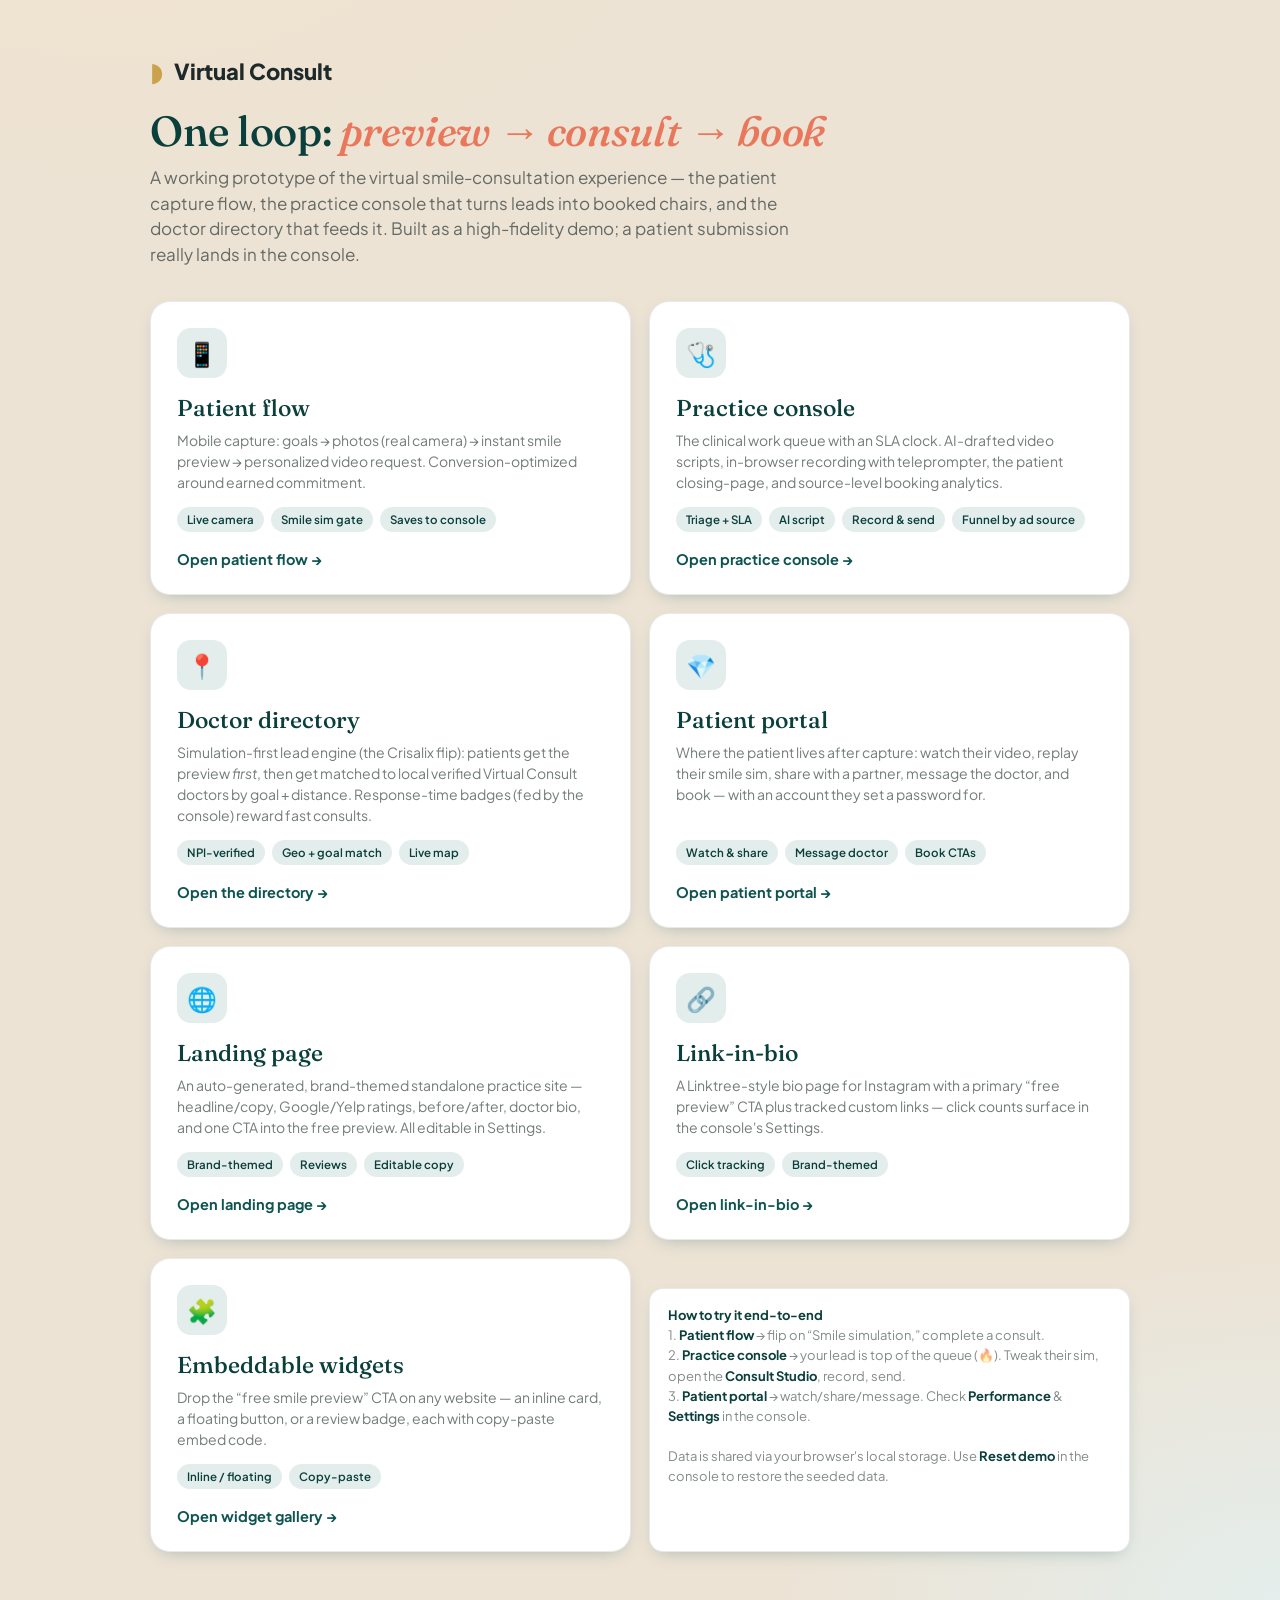
<file: index.html>
<!DOCTYPE html>
<html lang="en">
<head>
<meta charset="UTF-8">
<meta name="viewport" content="width=device-width, initial-scale=1.0">
<title>Virtual Consult — Prototype Hub</title>
<link rel="preconnect" href="https://fonts.googleapis.com">
<link rel="preconnect" href="https://fonts.gstatic.com" crossorigin>
<link href="https://fonts.googleapis.com/css2?family=Fraunces:ital,opsz,wght@0,9..144,400;0,9..144,500;0,9..144,600;1,9..144,500&family=Plus+Jakarta+Sans:wght@400;500;600;700;800&display=swap" rel="stylesheet">
<link rel="stylesheet" href="shared/tokens.css?v=2">
<style>
  *{box-sizing:border-box;margin:0;padding:0}
  body{font-family:var(--body);color:var(--ink);min-height:100vh;
    background:radial-gradient(1200px 600px at 10% -5%,#F0E3CF 0,transparent 55%),
      radial-gradient(1000px 700px at 100% 100%,#E4EEEC 0,transparent 50%),#ECE3D5;
    padding:54px 20px;display:flex;flex-direction:column;align-items:center}
  .wrap{max-width:980px;width:100%}
  .brand{font-weight:800;font-size:22px;display:flex;align-items:center;gap:10px}
  .brand .logo{color:var(--gold);font-size:26px}
  h1{font-family:var(--display);font-weight:500;font-size:42px;line-height:1.05;color:var(--teal-deep);margin:22px 0 12px;letter-spacing:-.01em}
  h1 em{font-style:italic;color:var(--coral)}
  .lede{font-size:17px;color:rgba(30,42,42,.66);max-width:640px;line-height:1.5}
  .grid{display:grid;grid-template-columns:1fr 1fr;gap:18px;margin-top:34px}
  .card{background:#fff;border:1px solid var(--line);border-radius:20px;padding:26px;box-shadow:var(--shadow-sm);
    display:flex;flex-direction:column;transition:.18s;text-decoration:none;color:inherit}
  .card:hover{transform:translateY(-3px);box-shadow:var(--shadow);border-color:var(--teal)}
  .card .ic{width:50px;height:50px;border-radius:14px;display:grid;place-items:center;font-size:24px;background:var(--teal-soft);margin-bottom:16px}
  .card h2{font-family:var(--display);font-weight:500;font-size:23px;color:var(--teal-deep)}
  .card p{font-size:14px;color:rgba(30,42,42,.62);margin-top:8px;line-height:1.5;flex:1}
  .card .go{margin-top:18px;font-weight:700;color:var(--teal);font-size:14.5px}
  .card.soon{opacity:.92}
  .tagrow{display:flex;flex-wrap:wrap;gap:7px;margin-top:14px}
  .pill{font-size:11.5px;font-weight:600;color:var(--teal-deep);background:var(--teal-soft);padding:5px 10px;border-radius:99px}
  .soonpill{background:var(--coral-soft);color:#B6442A}
  .note{margin-top:30px;font-size:13px;color:rgba(30,42,42,.55);background:#fff;border:1px solid var(--line);border-radius:14px;padding:16px 18px;line-height:1.55}
  .note b{color:var(--teal-deep)}
  @media(max-width:720px){.grid{grid-template-columns:1fr}h1{font-size:32px}}
</style>
</head>
<body>
<div class="wrap">
  <div class="brand"><span class="logo">◗</span> Virtual Consult</div>
  <h1>One loop: <em>preview → consult → book</em></h1>
  <p class="lede">A working prototype of the virtual smile-consultation experience — the patient capture flow, the practice console that turns leads into booked chairs, and the doctor directory that feeds it. Built as a high-fidelity demo; a patient submission really lands in the console.</p>

  <div class="grid">
    <a class="card" href="patient/">
      <div class="ic">📱</div>
      <h2>Patient flow</h2>
      <p>Mobile capture: goals → photos (real camera) → instant smile preview → personalized video request. Conversion-optimized around earned commitment.</p>
      <div class="tagrow"><span class="pill">Live camera</span><span class="pill">Smile sim gate</span><span class="pill">Saves to console</span></div>
      <span class="go">Open patient flow →</span>
    </a>

    <a class="card" href="doctor/">
      <div class="ic">🩺</div>
      <h2>Practice console</h2>
      <p>The clinical work queue with an SLA clock. AI-drafted video scripts, in-browser recording with teleprompter, the patient closing-page, and source-level booking analytics.</p>
      <div class="tagrow"><span class="pill">Triage + SLA</span><span class="pill">AI script</span><span class="pill">Record &amp; send</span><span class="pill">Funnel by ad source</span></div>
      <span class="go">Open practice console →</span>
    </a>

    <a class="card" href="directory/">
      <div class="ic">📍</div>
      <h2>Doctor directory</h2>
      <p>Simulation-first lead engine (the Crisalix flip): patients get the preview <em>first</em>, then get matched to local verified Virtual Consult doctors by goal + distance. Response-time badges (fed by the console) reward fast consults.</p>
      <div class="tagrow"><span class="pill">NPI-verified</span><span class="pill">Geo + goal match</span><span class="pill">Live map</span></div>
      <span class="go">Open the directory →</span>
    </a>

    <a class="card" href="portal/">
      <div class="ic">💎</div>
      <h2>Patient portal</h2>
      <p>Where the patient lives after capture: watch their video, replay their smile sim, share with a partner, message the doctor, and book — with an account they set a password for.</p>
      <div class="tagrow"><span class="pill">Watch &amp; share</span><span class="pill">Message doctor</span><span class="pill">Book CTAs</span></div>
      <span class="go">Open patient portal →</span>
    </a>

    <a class="card" href="site/">
      <div class="ic">🌐</div>
      <h2>Landing page</h2>
      <p>An auto-generated, brand-themed standalone practice site — headline/copy, Google/Yelp ratings, before/after, doctor bio, and one CTA into the free preview. All editable in Settings.</p>
      <div class="tagrow"><span class="pill">Brand-themed</span><span class="pill">Reviews</span><span class="pill">Editable copy</span></div>
      <span class="go">Open landing page →</span>
    </a>

    <a class="card" href="link/">
      <div class="ic">🔗</div>
      <h2>Link-in-bio</h2>
      <p>A Linktree-style bio page for Instagram with a primary “free preview” CTA plus tracked custom links — click counts surface in the console's Settings.</p>
      <div class="tagrow"><span class="pill">Click tracking</span><span class="pill">Brand-themed</span></div>
      <span class="go">Open link-in-bio →</span>
    </a>

    <a class="card" href="embed/">
      <div class="ic">🧩</div>
      <h2>Embeddable widgets</h2>
      <p>Drop the “free smile preview” CTA on any website — an inline card, a floating button, or a review badge, each with copy-paste embed code.</p>
      <div class="tagrow"><span class="pill">Inline / floating</span><span class="pill">Copy-paste</span></div>
      <span class="go">Open widget gallery →</span>
    </a>

    <div class="card note" style="display:block">
      <b>How to try it end-to-end</b><br>
      1. <b>Patient flow</b> → flip on “Smile simulation,” complete a consult.<br>
      2. <b>Practice console</b> → your lead is top of the queue (🔥). Tweak their sim, open the <b>Consult Studio</b>, record, send.<br>
      3. <b>Patient portal</b> → watch/share/message. Check <b>Performance</b> &amp; <b>Settings</b> in the console.<br><br>
      Data is shared via your browser's local storage. Use <b>Reset demo</b> in the console to restore the seeded data.
    </div>
  </div>
</div>
</body>
</html>
</file>
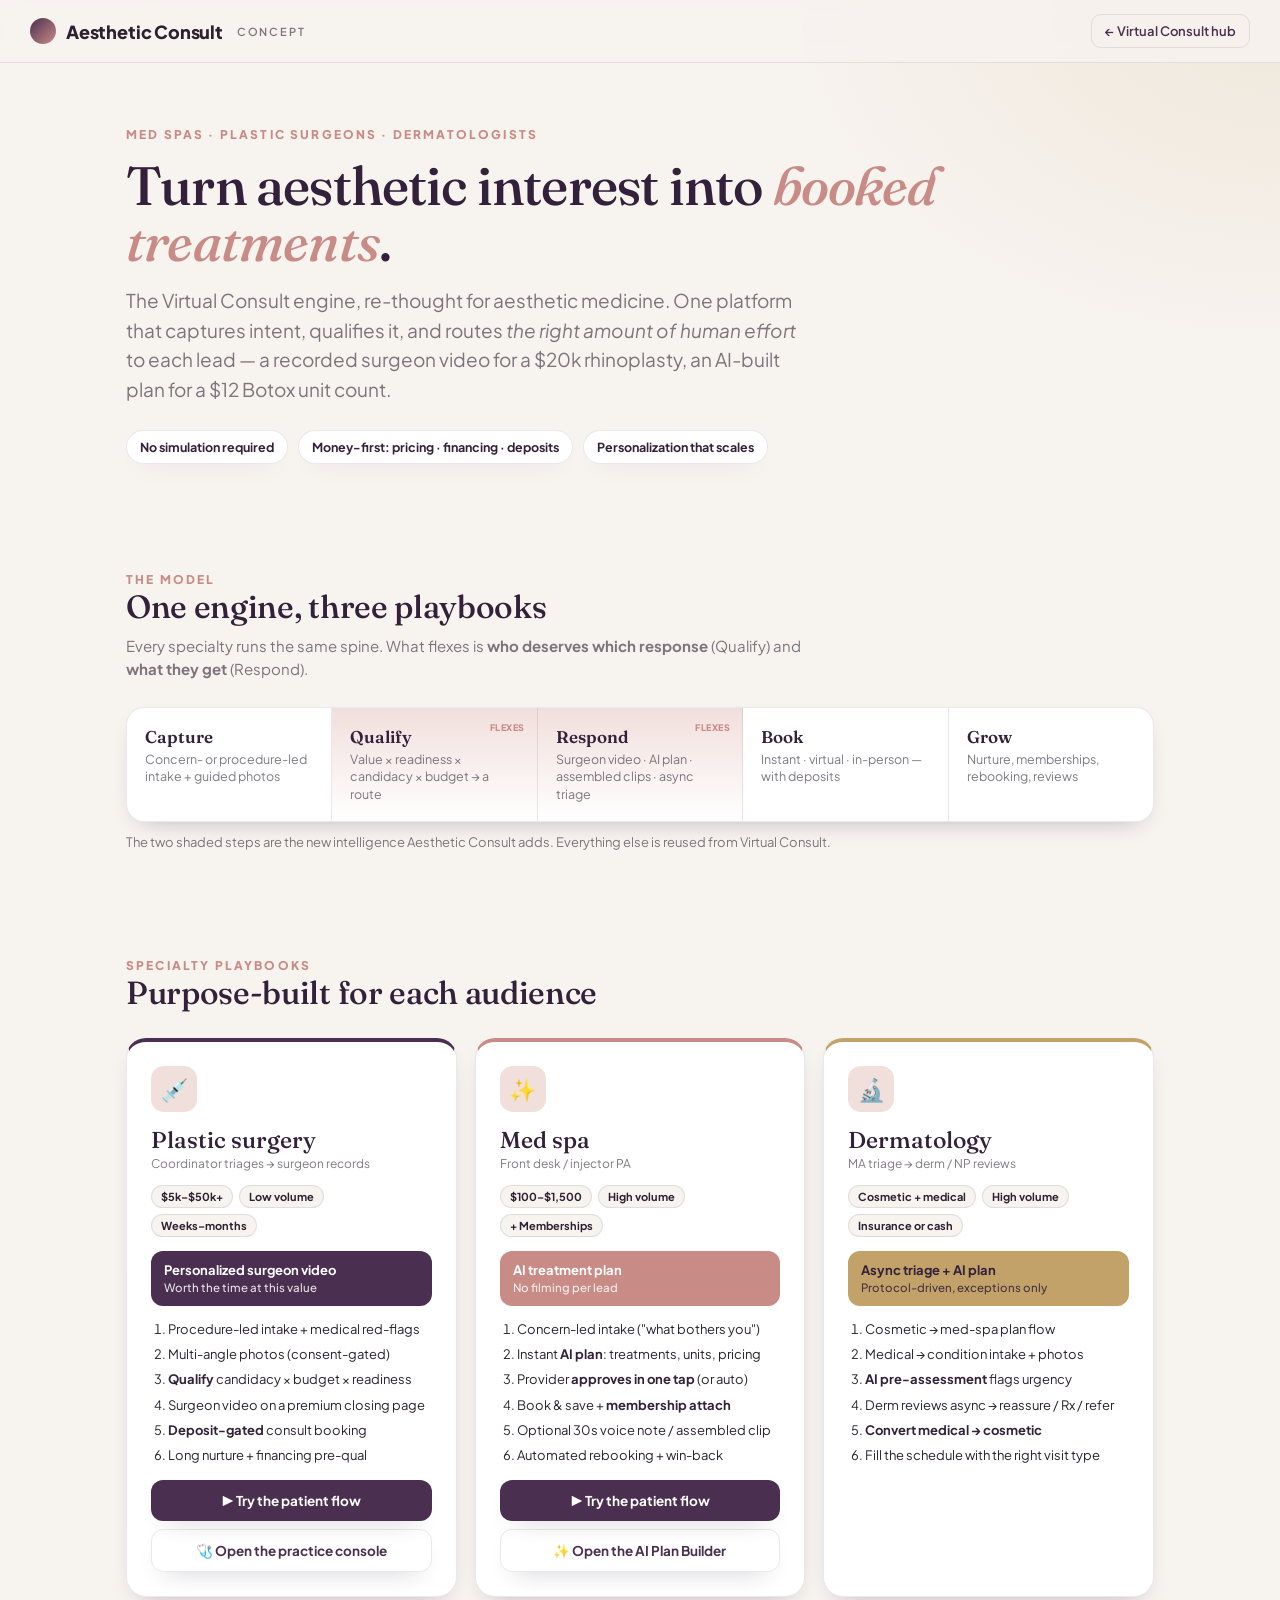
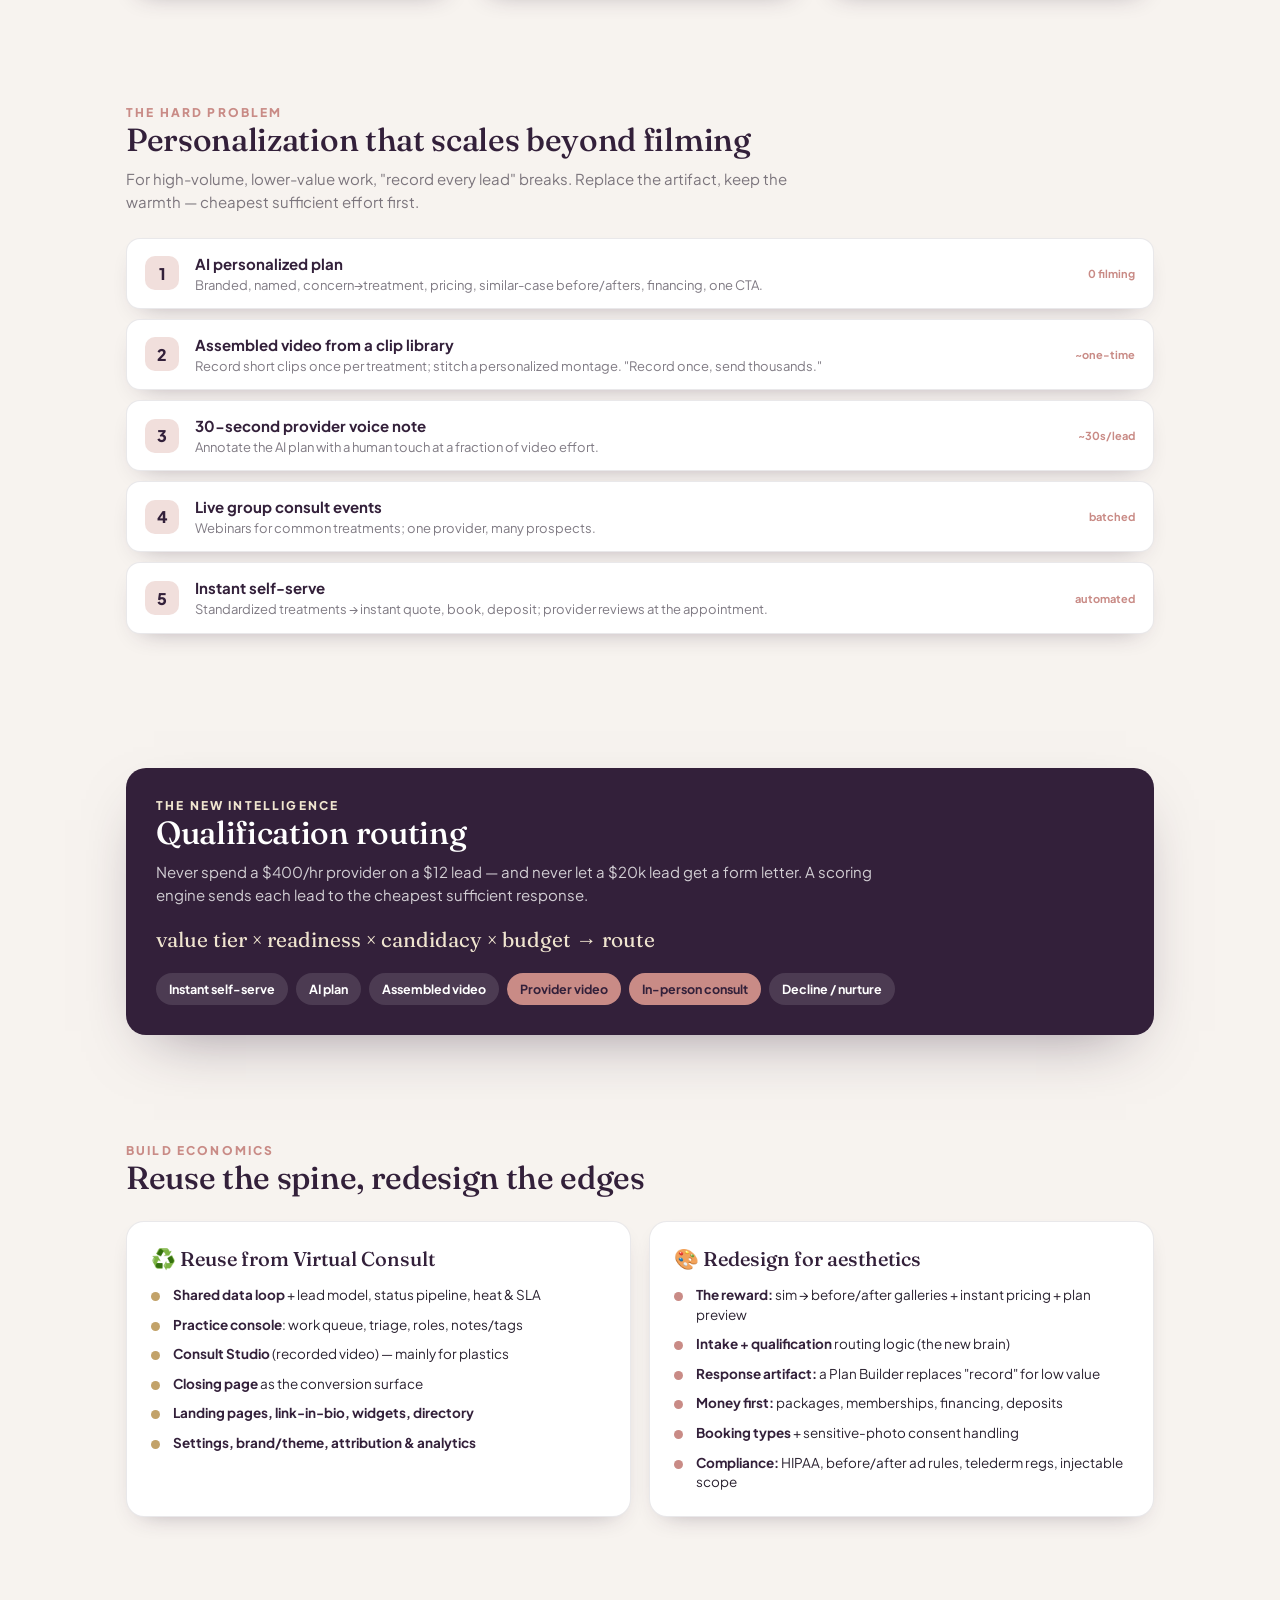
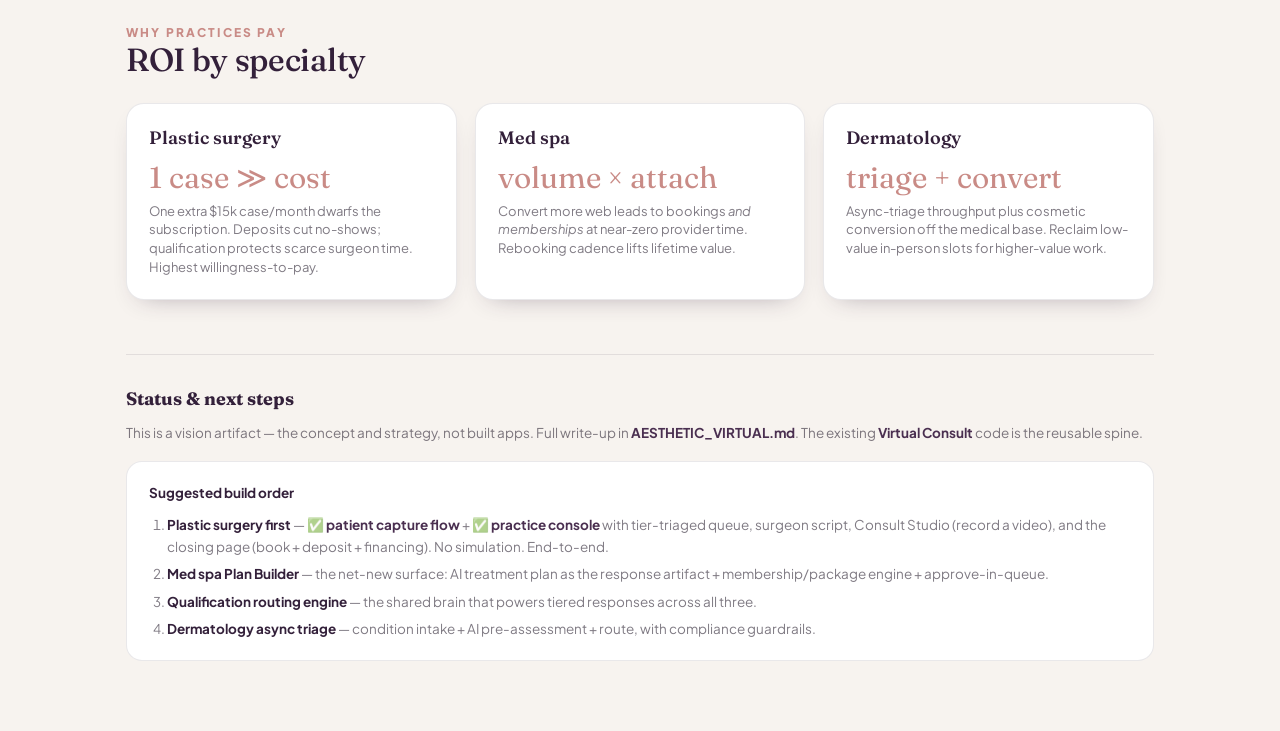
<file: aesthetic/index.html>
<!DOCTYPE html>
<html lang="en">
<head>
<meta charset="UTF-8">
<meta name="viewport" content="width=device-width, initial-scale=1.0">
<title>Aesthetic Consult — concept</title>
<link rel="preconnect" href="https://fonts.googleapis.com">
<link rel="preconnect" href="https://fonts.gstatic.com" crossorigin>
<link href="https://fonts.googleapis.com/css2?family=Fraunces:ital,opsz,wght@0,9..144,400;0,9..144,500;0,9..144,600;1,9..144,500&family=Plus+Jakarta+Sans:wght@400;500;600;700;800&display=swap" rel="stylesheet">
<style>
  :root{
    --ivory:#F7F3EF; --ink:#2A2230; --plum:#4A2F50; --plum-deep:#33203A;
    --rose:#C98B86; --rose-soft:#F1DFDC; --gold:#C2A269; --gold-soft:#EFE4CF;
    --line:rgba(42,34,48,.10); --muted:rgba(42,34,48,.6);
    --shadow:0 24px 60px -28px rgba(51,32,58,.5); --shadow-sm:0 10px 26px -16px rgba(51,32,58,.45);
    --display:'Fraunces',Georgia,serif; --body:'Plus Jakarta Sans',system-ui,sans-serif;
  }
  *{box-sizing:border-box;margin:0;padding:0}
  body{font-family:var(--body);color:var(--ink);background:
    radial-gradient(1100px 600px at 12% -8%, #F3E7E4 0%, transparent 55%),
    radial-gradient(1000px 700px at 100% 0%, #EFE7DA 0%, transparent 50%),
    var(--ivory);min-height:100vh}
  a{color:inherit}
  .topbar{position:sticky;top:0;z-index:20;display:flex;align-items:center;gap:16px;padding:14px 30px;
    background:rgba(247,243,239,.85);backdrop-filter:blur(10px);border-bottom:1px solid var(--line)}
  .brand{font-weight:800;font-size:18px;display:flex;align-items:center;gap:10px;letter-spacing:-.01em}
  .brand .mk{width:26px;height:26px;border-radius:50%;background:linear-gradient(135deg,var(--plum),var(--rose));display:inline-block}
  .brand small{font-weight:600;font-size:11px;letter-spacing:.16em;text-transform:uppercase;color:var(--muted);margin-left:4px}
  .topbar .back{margin-left:auto;font-size:13px;font-weight:600;color:var(--plum);text-decoration:none;
    border:1px solid var(--line);padding:8px 13px;border-radius:10px}
  .topbar .back:hover{background:#fff}

  .wrap{max-width:1080px;margin:0 auto;padding:0 26px}
  section{padding:54px 0}
  .eyebrow{font-size:12px;letter-spacing:.18em;text-transform:uppercase;color:var(--rose);font-weight:800}
  h1{font-family:var(--display);font-weight:500;font-size:54px;line-height:1.04;letter-spacing:-.015em;color:var(--plum-deep);margin:16px 0}
  h1 em{font-style:italic;color:var(--rose)}
  h2{font-family:var(--display);font-weight:500;font-size:32px;color:var(--plum-deep);letter-spacing:-.01em}
  .lede{font-size:19px;line-height:1.55;color:var(--muted);max-width:680px}
  .sec-sub{font-size:15px;color:var(--muted);max-width:680px;margin-top:8px;line-height:1.55}
  .hero{padding-top:64px}
  .hero .badges{display:flex;gap:10px;flex-wrap:wrap;margin-top:26px}
  .pill{font-size:12.5px;font-weight:700;color:var(--plum-deep);background:#fff;border:1px solid var(--line);
    padding:8px 13px;border-radius:99px;box-shadow:var(--shadow-sm)}

  /* spine */
  .spine{display:flex;align-items:stretch;gap:0;margin-top:26px;flex-wrap:wrap;border:1px solid var(--line);
    border-radius:18px;overflow:hidden;background:#fff;box-shadow:var(--shadow-sm)}
  .spine .step{flex:1;min-width:150px;padding:18px 18px;border-right:1px solid var(--line);position:relative}
  .spine .step:last-child{border-right:none}
  .spine .step b{font-family:var(--display);font-weight:600;font-size:17px;color:var(--plum-deep);display:block}
  .spine .step span{font-size:12.5px;color:var(--muted);display:block;margin-top:4px;line-height:1.4}
  .spine .step.flex{background:linear-gradient(180deg,var(--rose-soft),#fff)}
  .spine .step .tag{position:absolute;top:10px;right:12px;font-size:9px;font-weight:800;letter-spacing:.06em;
    text-transform:uppercase;color:var(--rose)}
  .spine-note{font-size:13px;color:var(--muted);margin-top:12px}

  /* specialty cards */
  .specs{display:grid;grid-template-columns:repeat(3,1fr);gap:18px;margin-top:26px}
  .spec{background:#fff;border:1px solid var(--line);border-radius:20px;padding:24px;box-shadow:var(--shadow-sm);
    display:flex;flex-direction:column;border-top:4px solid var(--accent)}
  .spec.surg{--accent:var(--plum)} .spec.spa{--accent:var(--rose)} .spec.derm{--accent:var(--gold)}
  .spec .ic{width:46px;height:46px;border-radius:13px;display:grid;place-items:center;font-size:22px;
    background:var(--rose-soft);margin-bottom:14px}
  .spec h3{font-family:var(--display);font-weight:500;font-size:23px;color:var(--plum-deep)}
  .spec .who{font-size:12px;color:var(--muted);margin-top:2px}
  .spec .chips{display:flex;flex-wrap:wrap;gap:6px;margin:14px 0}
  .spec .chip{font-size:11px;font-weight:700;padding:4px 9px;border-radius:99px;background:var(--ivory);border:1px solid var(--line);color:var(--ink)}
  .spec .hero-resp{background:var(--plum);color:#fff;border-radius:12px;padding:11px 13px;font-size:13px;font-weight:700;margin-bottom:14px}
  .spec.spa .hero-resp{background:var(--rose)} .spec.derm .hero-resp{background:var(--gold);color:var(--plum-deep)}
  .spec .hero-resp span{display:block;font-weight:500;font-size:11.5px;opacity:.85;margin-top:2px}
  .spec ol{margin:0 0 0 17px;padding:0;display:flex;flex-direction:column;gap:7px}
  .spec ol li{font-size:13px;color:var(--ink);line-height:1.4}
  .spec ol li b{color:var(--plum-deep)}
  .spectry{margin-top:16px;display:block;text-align:center;background:var(--plum);color:#fff;font-weight:700;font-size:13.5px;padding:12px;border-radius:12px;text-decoration:none;box-shadow:var(--shadow-sm)}
  .spectry:hover{background:var(--plum-deep)}

  /* ladder */
  .ladder{display:flex;flex-direction:column;gap:10px;margin-top:24px}
  .rung{display:flex;align-items:center;gap:16px;background:#fff;border:1px solid var(--line);border-radius:14px;padding:14px 18px;box-shadow:var(--shadow-sm)}
  .rung .n{width:34px;height:34px;border-radius:10px;background:var(--rose-soft);color:var(--plum-deep);font-weight:800;display:grid;place-items:center;flex:none}
  .rung b{font-size:15px;color:var(--plum-deep)} .rung p{font-size:13px;color:var(--muted);margin-top:2px;line-height:1.4}
  .rung .effort{margin-left:auto;font-size:11px;font-weight:700;color:var(--rose);white-space:nowrap;flex:none}

  /* routing */
  .route{background:var(--plum-deep);color:#fff;border-radius:20px;padding:30px;margin-top:26px;box-shadow:var(--shadow)}
  .route h2{color:#fff} .route p{color:rgba(255,255,255,.78);font-size:15px;line-height:1.55;margin-top:8px;max-width:720px}
  .route .formula{font-family:var(--display);font-size:21px;margin:20px 0;color:var(--gold-soft)}
  .route .routes{display:flex;flex-wrap:wrap;gap:8px}
  .route .r{font-size:12.5px;font-weight:700;background:rgba(255,255,255,.12);padding:8px 13px;border-radius:99px}
  .route .r.hot{background:var(--rose);color:var(--plum-deep)}

  /* two-col reuse */
  .two{display:grid;grid-template-columns:1fr 1fr;gap:18px;margin-top:24px}
  .col{background:#fff;border:1px solid var(--line);border-radius:18px;padding:24px;box-shadow:var(--shadow-sm)}
  .col h3{font-family:var(--display);font-weight:500;font-size:20px;color:var(--plum-deep);display:flex;align-items:center;gap:9px}
  .col ul{margin:14px 0 0;padding:0;list-style:none;display:flex;flex-direction:column;gap:10px}
  .col li{font-size:13.5px;line-height:1.45;color:var(--ink);padding-left:22px;position:relative}
  .col li::before{content:"";position:absolute;left:0;top:7px;width:9px;height:9px;border-radius:50%;background:var(--rose)}
  .col.reuse li::before{background:var(--gold)}
  .col li b{color:var(--plum-deep)}

  /* ROI */
  .roi{display:grid;grid-template-columns:repeat(3,1fr);gap:18px;margin-top:24px}
  .roi .card{background:#fff;border:1px solid var(--line);border-radius:18px;padding:22px;box-shadow:var(--shadow-sm)}
  .roi .card b{font-family:var(--display);font-weight:600;font-size:18px;color:var(--plum-deep)}
  .roi .card .metric{font-family:var(--display);font-size:30px;color:var(--rose);margin:10px 0 6px}
  .roi .card p{font-size:13px;color:var(--muted);line-height:1.45}

  .foot{border-top:1px solid var(--line);padding:30px 0 70px;color:var(--muted);font-size:13.5px;line-height:1.6}
  .foot a{color:var(--plum);font-weight:700;text-decoration:none}
  .build{background:#fff;border:1px solid var(--line);border-radius:16px;padding:20px 22px;margin-top:18px}
  .build b{color:var(--plum-deep)} .build ol{margin:10px 0 0 18px;display:flex;flex-direction:column;gap:6px;font-size:13.5px}

  @media(max-width:880px){
    h1{font-size:38px}
    .specs{grid-template-columns:1fr}.two{grid-template-columns:1fr}.roi{grid-template-columns:1fr}
    .spine .step{min-width:45%}
  }
</style>
</head>
<body>

<header class="topbar">
  <div class="brand"><span class="mk"></span> Aesthetic Consult <small>Concept</small></div>
  <a class="back" href="../">← Virtual Consult hub</a>
</header>

<div class="wrap">

  <section class="hero">
    <div class="eyebrow">Med spas · Plastic surgeons · Dermatologists</div>
    <h1>Turn aesthetic interest into <em>booked treatments</em>.</h1>
    <p class="lede">The Virtual Consult engine, re-thought for aesthetic medicine. One platform that captures intent, qualifies it, and routes <em>the right amount of human effort</em> to each lead — a recorded surgeon video for a $20k rhinoplasty, an AI-built plan for a $12 Botox unit count.</p>
    <div class="badges">
      <span class="pill">No simulation required</span>
      <span class="pill">Money-first: pricing · financing · deposits</span>
      <span class="pill">Personalization that scales</span>
    </div>
  </section>

  <section>
    <div class="eyebrow">The model</div>
    <h2>One engine, three playbooks</h2>
    <p class="sec-sub">Every specialty runs the same spine. What flexes is <b>who deserves which response</b> (Qualify) and <b>what they get</b> (Respond).</p>
    <div class="spine">
      <div class="step"><b>Capture</b><span>Concern- or procedure-led intake + guided photos</span></div>
      <div class="step flex"><span class="tag">flexes</span><b>Qualify</b><span>Value × readiness × candidacy × budget → a route</span></div>
      <div class="step flex"><span class="tag">flexes</span><b>Respond</b><span>Surgeon video · AI plan · assembled clips · async triage</span></div>
      <div class="step"><b>Book</b><span>Instant · virtual · in-person — with deposits</span></div>
      <div class="step"><b>Grow</b><span>Nurture, memberships, rebooking, reviews</span></div>
    </div>
    <p class="spine-note">The two shaded steps are the new intelligence Aesthetic Consult adds. Everything else is reused from Virtual Consult.</p>
  </section>

  <section>
    <div class="eyebrow">Specialty playbooks</div>
    <h2>Purpose-built for each audience</h2>
    <div class="specs">

      <div class="spec surg">
        <div class="ic">💉</div>
        <h3>Plastic surgery</h3>
        <div class="who">Coordinator triages → surgeon records</div>
        <div class="chips"><span class="chip">$5k–$50k+</span><span class="chip">Low volume</span><span class="chip">Weeks–months</span></div>
        <div class="hero-resp">Personalized surgeon video<span>Worth the time at this value</span></div>
        <ol>
          <li>Procedure-led intake + medical red-flags</li>
          <li>Multi-angle photos (consent-gated)</li>
          <li><b>Qualify</b> candidacy × budget × readiness</li>
          <li>Surgeon video on a premium closing page</li>
          <li><b>Deposit-gated</b> consult booking</li>
          <li>Long nurture + financing pre-qual</li>
        </ol>
        <a class="spectry" href="patient/?from=concept">▶ Try the patient flow</a>
        <a class="spectry" href="console/" style="background:transparent;color:var(--plum);border:1.5px solid var(--line);margin-top:8px">🩺 Open the practice console</a>
      </div>

      <div class="spec spa">
        <div class="ic">✨</div>
        <h3>Med spa</h3>
        <div class="who">Front desk / injector PA</div>
        <div class="chips"><span class="chip">$100–$1,500</span><span class="chip">High volume</span><span class="chip">+ Memberships</span></div>
        <div class="hero-resp">AI treatment plan<span>No filming per lead</span></div>
        <ol>
          <li>Concern-led intake ("what bothers you")</li>
          <li>Instant <b>AI plan</b>: treatments, units, pricing</li>
          <li>Provider <b>approves in one tap</b> (or auto)</li>
          <li>Book &amp; save + <b>membership attach</b></li>
          <li>Optional 30s voice note / assembled clip</li>
          <li>Automated rebooking + win-back</li>
        </ol>
        <a class="spectry" href="medspa/patient/?from=concept">▶ Try the patient flow</a>
        <a class="spectry" href="medspa/" style="background:transparent;color:var(--plum);border:1.5px solid var(--line);margin-top:8px">✨ Open the AI Plan Builder</a>
      </div>

      <div class="spec derm">
        <div class="ic">🔬</div>
        <h3>Dermatology</h3>
        <div class="who">MA triage → derm / NP reviews</div>
        <div class="chips"><span class="chip">Cosmetic + medical</span><span class="chip">High volume</span><span class="chip">Insurance or cash</span></div>
        <div class="hero-resp">Async triage + AI plan<span>Protocol-driven, exceptions only</span></div>
        <ol>
          <li>Cosmetic → med-spa plan flow</li>
          <li>Medical → condition intake + photos</li>
          <li><b>AI pre-assessment</b> flags urgency</li>
          <li>Derm reviews async → reassure / Rx / refer</li>
          <li><b>Convert medical → cosmetic</b></li>
          <li>Fill the schedule with the right visit type</li>
        </ol>
      </div>

    </div>
  </section>

  <section>
    <div class="eyebrow">The hard problem</div>
    <h2>Personalization that scales beyond filming</h2>
    <p class="sec-sub">For high-volume, lower-value work, "record every lead" breaks. Replace the artifact, keep the warmth — cheapest sufficient effort first.</p>
    <div class="ladder">
      <div class="rung"><div class="n">1</div><div><b>AI personalized plan</b><p>Branded, named, concern→treatment, pricing, similar-case before/afters, financing, one CTA.</p></div><span class="effort">0 filming</span></div>
      <div class="rung"><div class="n">2</div><div><b>Assembled video from a clip library</b><p>Record short clips once per treatment; stitch a personalized montage. "Record once, send thousands."</p></div><span class="effort">~one-time</span></div>
      <div class="rung"><div class="n">3</div><div><b>30-second provider voice note</b><p>Annotate the AI plan with a human touch at a fraction of video effort.</p></div><span class="effort">~30s/lead</span></div>
      <div class="rung"><div class="n">4</div><div><b>Live group consult events</b><p>Webinars for common treatments; one provider, many prospects.</p></div><span class="effort">batched</span></div>
      <div class="rung"><div class="n">5</div><div><b>Instant self-serve</b><p>Standardized treatments → instant quote, book, deposit; provider reviews at the appointment.</p></div><span class="effort">automated</span></div>
    </div>
  </section>

  <section>
    <div class="route">
      <div class="eyebrow" style="color:var(--gold-soft)">The new intelligence</div>
      <h2>Qualification routing</h2>
      <p>Never spend a $400/hr provider on a $12 lead — and never let a $20k lead get a form letter. A scoring engine sends each lead to the cheapest sufficient response.</p>
      <div class="formula">value tier × readiness × candidacy × budget → route</div>
      <div class="routes">
        <span class="r">Instant self-serve</span>
        <span class="r">AI plan</span>
        <span class="r">Assembled video</span>
        <span class="r hot">Provider video</span>
        <span class="r hot">In-person consult</span>
        <span class="r">Decline / nurture</span>
      </div>
    </div>
  </section>

  <section>
    <div class="eyebrow">Build economics</div>
    <h2>Reuse the spine, redesign the edges</h2>
    <div class="two">
      <div class="col reuse">
        <h3>♻️ Reuse from Virtual Consult</h3>
        <ul>
          <li><b>Shared data loop</b> + lead model, status pipeline, heat &amp; SLA</li>
          <li><b>Practice console</b>: work queue, triage, roles, notes/tags</li>
          <li><b>Consult Studio</b> (recorded video) — mainly for plastics</li>
          <li><b>Closing page</b> as the conversion surface</li>
          <li><b>Landing pages, link-in-bio, widgets, directory</b></li>
          <li><b>Settings, brand/theme, attribution &amp; analytics</b></li>
        </ul>
      </div>
      <div class="col">
        <h3>🎨 Redesign for aesthetics</h3>
        <ul>
          <li><b>The reward:</b> sim → before/after galleries + instant pricing + plan preview</li>
          <li><b>Intake + qualification</b> routing logic (the new brain)</li>
          <li><b>Response artifact:</b> a Plan Builder replaces "record" for low value</li>
          <li><b>Money first:</b> packages, memberships, financing, deposits</li>
          <li><b>Booking types</b> + sensitive-photo consent handling</li>
          <li><b>Compliance:</b> HIPAA, before/after ad rules, telederm regs, injectable scope</li>
        </ul>
      </div>
    </div>
  </section>

  <section>
    <div class="eyebrow">Why practices pay</div>
    <h2>ROI by specialty</h2>
    <div class="roi">
      <div class="card"><b>Plastic surgery</b><div class="metric">1 case ≫ cost</div><p>One extra $15k case/month dwarfs the subscription. Deposits cut no-shows; qualification protects scarce surgeon time. Highest willingness-to-pay.</p></div>
      <div class="card"><b>Med spa</b><div class="metric">volume × attach</div><p>Convert more web leads to bookings <i>and memberships</i> at near-zero provider time. Rebooking cadence lifts lifetime value.</p></div>
      <div class="card"><b>Dermatology</b><div class="metric">triage + convert</div><p>Async-triage throughput plus cosmetic conversion off the medical base. Reclaim low-value in-person slots for higher-value work.</p></div>
    </div>
  </section>

  <section class="foot">
    <b style="color:var(--plum-deep);font-family:var(--display);font-size:18px">Status &amp; next steps</b>
    <p style="margin-top:8px">This is a vision artifact — the concept and strategy, not built apps. Full write-up in <a href="../AESTHETIC_VIRTUAL.md">AESTHETIC_VIRTUAL.md</a>. The existing <a href="../">Virtual Consult</a> code is the reusable spine.</p>
    <div class="build">
      <b>Suggested build order</b>
      <ol>
        <li><b>Plastic surgery first</b> — ✅ <a href="patient/">patient capture flow</a> + ✅ <a href="console/">practice console</a> with tier-triaged queue, surgeon script, Consult Studio (record a video), and the closing page (book + deposit + financing). No simulation. End-to-end.</li>
        <li><b>Med spa Plan Builder</b> — the net-new surface: AI treatment plan as the response artifact + membership/package engine + approve-in-queue.</li>
        <li><b>Qualification routing engine</b> — the shared brain that powers tiered responses across all three.</li>
        <li><b>Dermatology async triage</b> — condition intake + AI pre-assessment + route, with compliance guardrails.</li>
      </ol>
    </div>
  </section>

</div>
</body>
</html>
</file>
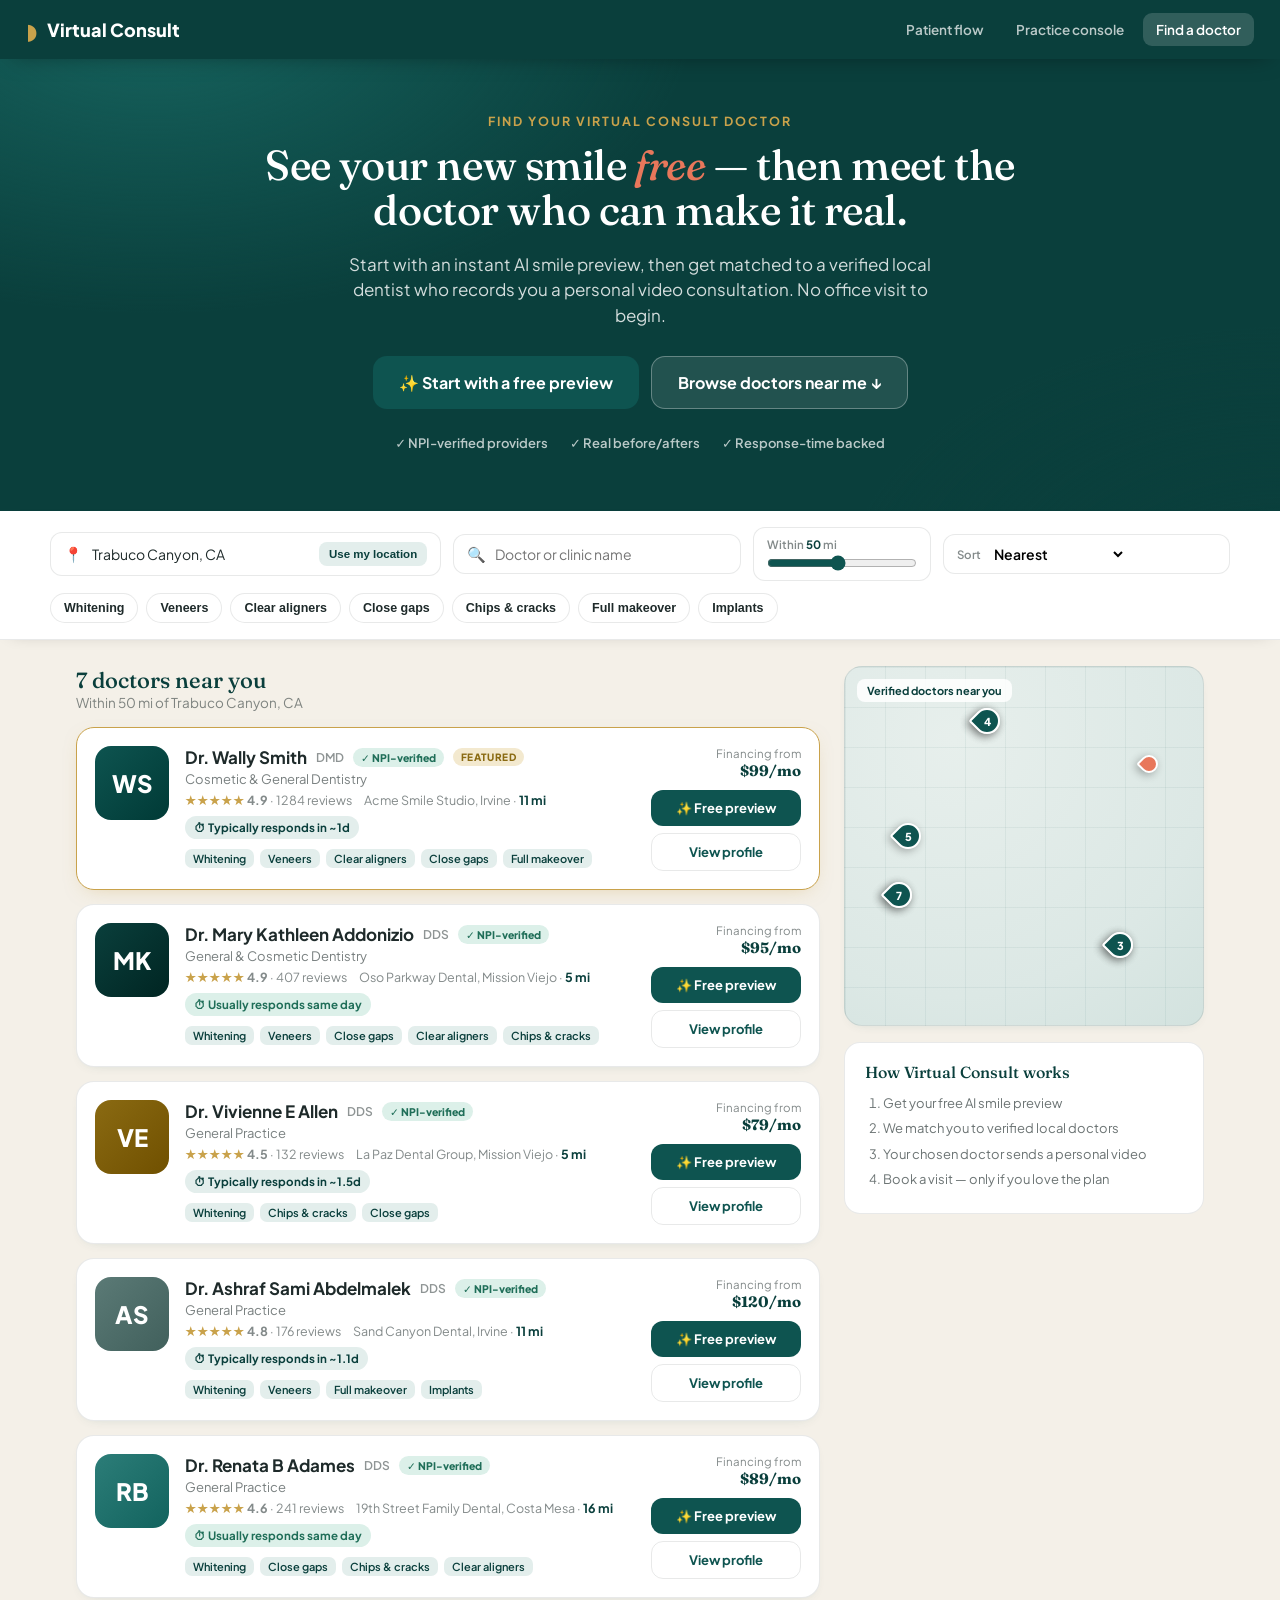
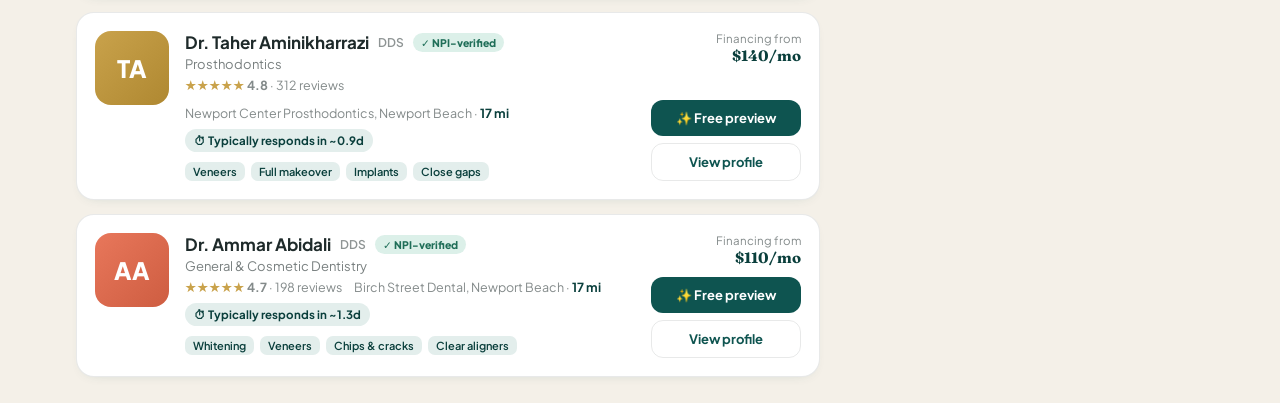
<file: directory/index.html>
<!DOCTYPE html>
<html lang="en">
<head>
<meta charset="UTF-8">
<meta name="viewport" content="width=device-width, initial-scale=1.0">
<title>Virtual Consult — Find a Doctor</title>
<link rel="preconnect" href="https://fonts.googleapis.com">
<link rel="preconnect" href="https://fonts.gstatic.com" crossorigin>
<link href="https://fonts.googleapis.com/css2?family=Fraunces:ital,opsz,wght@0,9..144,400;0,9..144,500;0,9..144,600;1,9..144,500&family=Plus+Jakarta+Sans:wght@400;500;600;700;800&display=swap" rel="stylesheet">
<link rel="stylesheet" href="../shared/tokens.css?v=2">
<link rel="stylesheet" href="styles.css?v=2">
</head>
<body>

<header class="topbar">
  <a class="brand" href="../"><span class="logo">◗</span> Virtual Consult</a>
  <nav class="topnav">
    <a href="../patient/">Patient flow</a>
    <a href="../doctor/">Practice console</a>
    <a class="cur" href="./">Find a doctor</a>
  </nav>
</header>

<!-- HERO — the simulation-first flip -->
<section class="hero">
  <div class="hero-in">
    <div class="eyebrow">Find your Virtual Consult doctor</div>
    <h1>See your new smile <em>free</em> — then meet the doctor who can make it&nbsp;real.</h1>
    <p>Start with an instant AI smile preview, then get matched to a verified local dentist who records you a personal video consultation. No office visit to begin.</p>
    <div class="hero-cta">
      <a class="cta-d big" href="../patient/?from=directory">✨ Start with a free preview</a>
      <button class="ghost-d cta-d big" onclick="document.getElementById('results').scrollIntoView({behavior:'smooth'})">Browse doctors near me ↓</button>
    </div>
    <div class="hero-trust">
      <span>✓ NPI-verified providers</span><span>✓ Real before/afters</span><span>✓ Response-time backed</span>
    </div>
  </div>
</section>

<!-- SEARCH + FILTERS -->
<section class="searchbar">
  <div class="sb-in">
    <div class="sb-field loc">
      <span class="ic">📍</span>
      <input id="locInput" placeholder="Your location" value="Trabuco Canyon, CA">
      <button class="useloc" id="useLoc" title="Use my location">Use my location</button>
    </div>
    <div class="sb-field">
      <span class="ic">🔍</span>
      <input id="nameInput" placeholder="Doctor or clinic name">
    </div>
    <div class="sb-field dist">
      <label>Within <b id="distVal">50</b> mi</label>
      <input type="range" id="distRange" min="5" max="100" step="5" value="50">
    </div>
    <div class="sb-field">
      <label>Sort</label>
      <select id="sortSel">
        <option value="distance">Nearest</option>
        <option value="rating">Top rated</option>
        <option value="response">Fastest response</option>
      </select>
    </div>
  </div>
  <div class="goalfilters" id="goalFilters"></div>
</section>

<!-- RESULTS + MAP -->
<main class="layout" id="results">
  <div class="resultcol">
    <div class="reshead"><h2 id="resCount">—</h2><p class="muted" id="resSub"></p></div>
    <div class="doclist" id="docList"></div>
  </div>
  <aside class="mapcol">
    <div class="map" id="map"><div class="maplabel">Verified doctors near you</div></div>
    <div class="howloop">
      <b>How Virtual Consult works</b>
      <ol>
        <li>Get your free AI smile preview</li>
        <li>We match you to verified local doctors</li>
        <li>Your chosen doctor sends a personal video</li>
        <li>Book a visit — only if you love the plan</li>
      </ol>
    </div>
  </aside>
</main>

<!-- DOCTOR PROFILE MODAL -->
<div class="modal" id="profModal">
  <div class="modal-card" id="profCard"><!-- filled by JS --></div>
</div>

<script src="../shared/store.js?v=2"></script>
<script src="../shared/directory-data.js?v=2"></script>
<script src="app.js?v=2"></script>
</body>
</html>
</file>
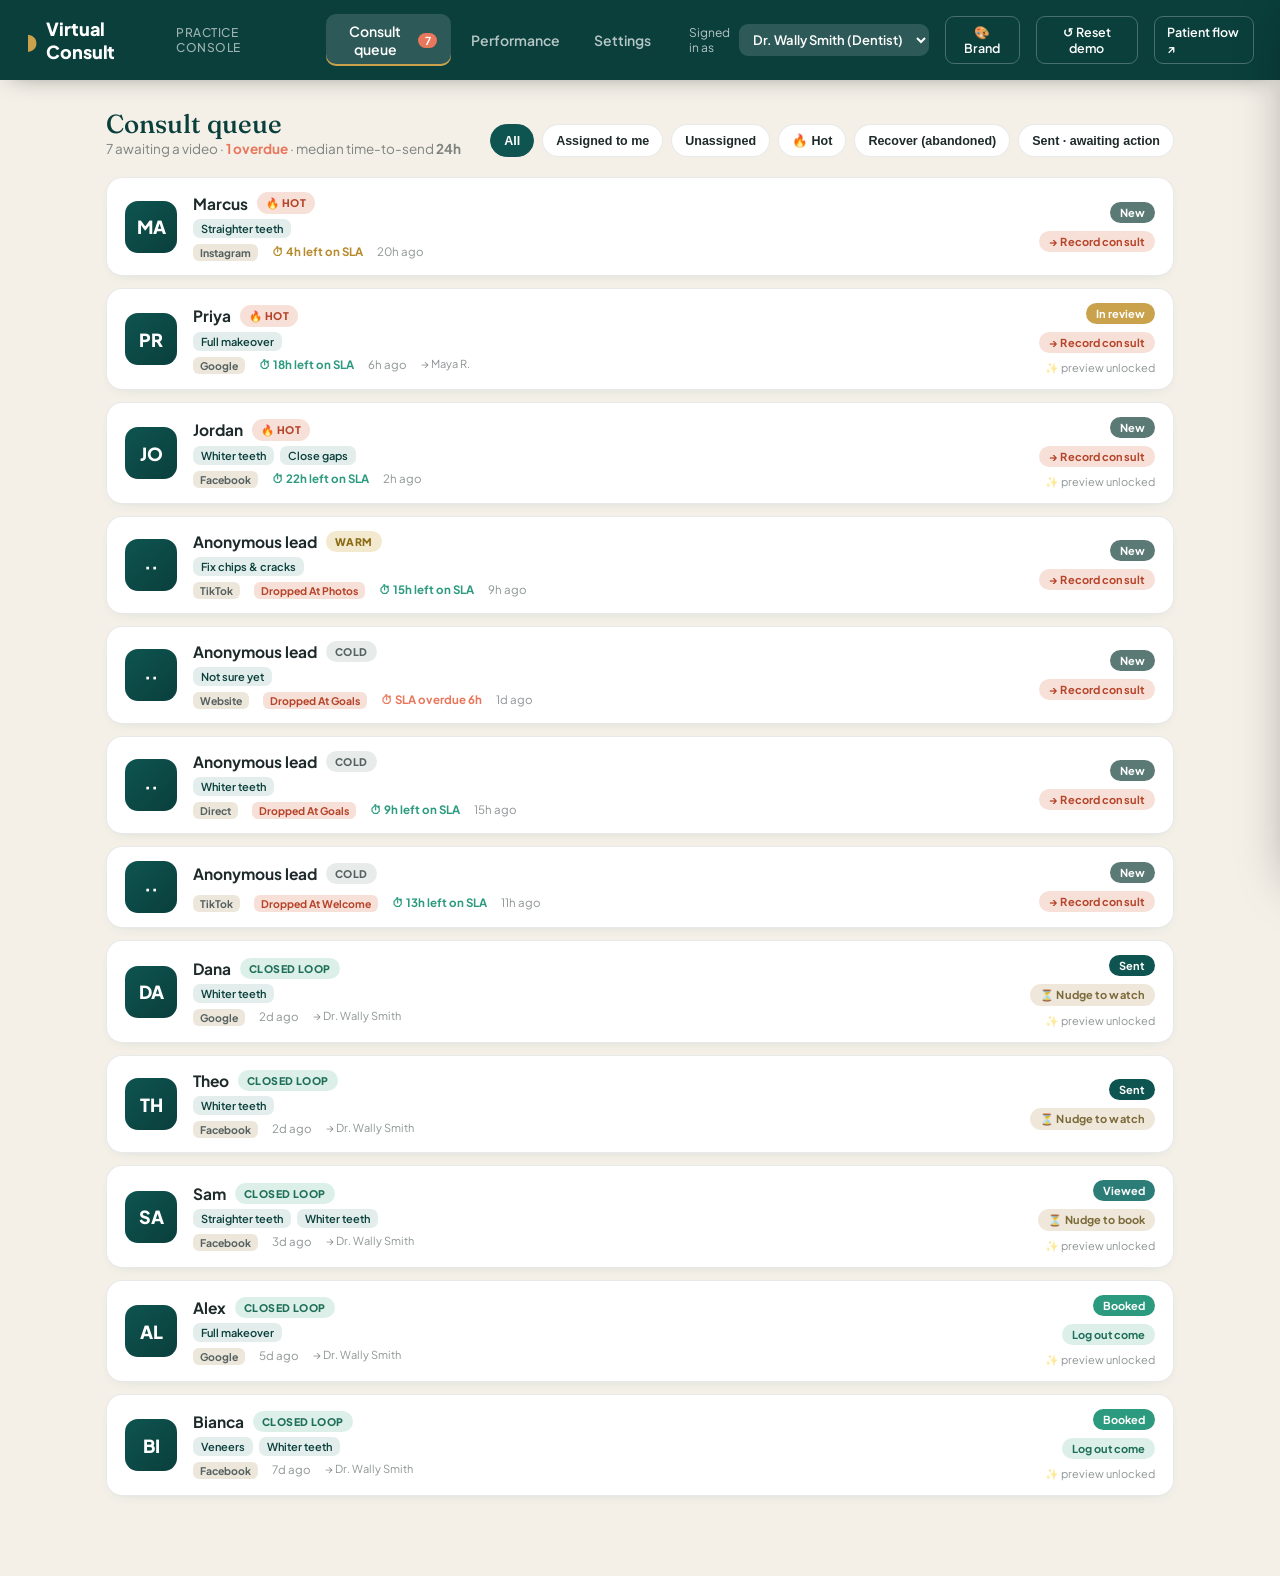
<file: doctor/index.html>
<!DOCTYPE html>
<html lang="en">
<head>
<meta charset="UTF-8">
<meta name="viewport" content="width=device-width, initial-scale=1.0">
<title>Virtual Consult — Practice Console</title>
<link rel="preconnect" href="https://fonts.googleapis.com">
<link rel="preconnect" href="https://fonts.gstatic.com" crossorigin>
<link href="https://fonts.googleapis.com/css2?family=Fraunces:ital,opsz,wght@0,9..144,400;0,9..144,500;0,9..144,600;1,9..144,500&family=Plus+Jakarta+Sans:wght@400;500;600;700;800&display=swap" rel="stylesheet">
<link rel="stylesheet" href="../shared/tokens.css?v=2">
<link rel="stylesheet" href="styles.css?v=2">
</head>
<body>

<header class="topbar">
  <div class="brand"><span class="logo">◗</span> Virtual Consult <span class="brand-sub">Practice Console</span></div>
  <nav class="nav">
    <button class="navbtn active" data-view="queue">Consult queue <span class="badge-count" id="queueBadge">0</span></button>
    <button class="navbtn" data-view="dash">Performance</button>
    <button class="navbtn" data-view="settings">Settings</button>
  </nav>
  <div class="topright">
    <label class="rolepick">
      <span>Signed in as</span>
      <select id="rolePick">
        <option value="Dr. Wally Smith">Dr. Wally Smith (Dentist)</option>
        <option value="Maya R.">Maya R. (Front desk)</option>
      </select>
    </label>
    <button class="linkbtn" id="brandBtn" title="Brand & slide theme">🎨 Brand</button>
    <button class="linkbtn" id="resetDemo" title="Reset demo data">↺ Reset demo</button>
    <a class="linkbtn" href="../patient/" target="_blank">Patient flow ↗</a>
  </div>
</header>

<!-- ============ QUEUE VIEW ============ -->
<main id="view-queue" class="view">
  <div class="view-head">
    <div>
      <h2>Consult queue</h2>
      <p class="muted" id="queueSla">—</p>
    </div>
    <div class="filters" id="filters">
      <button class="chipf active" data-filter="all">All</button>
      <button class="chipf" data-filter="mine">Assigned to me</button>
      <button class="chipf" data-filter="unassigned">Unassigned</button>
      <button class="chipf" data-filter="hot">🔥 Hot</button>
      <button class="chipf" data-filter="recover">Recover (abandoned)</button>
      <button class="chipf" data-filter="awaiting">Sent · awaiting action</button>
    </div>
  </div>
  <div class="lead-list" id="leadList"></div>
</main>

<!-- ============ PERFORMANCE VIEW ============ -->
<main id="view-dash" class="view" hidden>
  <div class="view-head"><h2>Performance</h2><p class="muted">The full lead-capture workflow — where money comes in, and where you're losing people.</p></div>
  <div id="perf"><!-- filled by JS --></div>
</main>

<!-- ============ SETTINGS VIEW ============ -->
<main id="view-settings" class="view" hidden>
  <div class="view-head"><h2>Settings</h2><p class="muted">Practice profile, team, intake questions, tracking, reviews & public pages.</p></div>
  <div id="settings"><!-- filled by JS --></div>
</main>

<!-- ============ LEAD DRAWER (consult workspace) ============ -->
<div class="scrim" id="scrim"></div>
<aside class="drawer" id="drawer"><!-- filled by JS --></aside>

<!-- ============ CONSULT STUDIO (full-screen presentation recorder) ============ -->
<div class="studio-fs" id="recModal">
  <div class="sfs-top">
    <div class="sfs-title">🎬 Consult Studio <span id="studioPatient"></span></div>
    <div class="seg-group">
      <button class="seg on" id="orientLand" onclick="DoctorApp.setOrient('land')">⬛ Landscape</button>
      <button class="seg" id="orientPort" onclick="DoctorApp.setOrient('port')">▯ Portrait</button>
    </div>
    <button class="linkbtn" onclick="DoctorApp.closeRecorder()">✕ Exit studio</button>
  </div>

  <div class="sfs-body">
    <!-- left: slide list -->
    <div class="sfs-slides">
      <div class="ss-title">Slides <span>click to jump</span></div>
      <div class="slide-strip" id="slideStrip"></div>
      <button class="addslide" onclick="DoctorApp.addTextSlide()">+ Add text slide</button>
    </div>

    <!-- center: stage -->
    <div class="sfs-stage">
      <div class="stage-wrap" id="stageWrap">
        <canvas id="stage" width="1280" height="720"></canvas>
        <video id="recVideo" playsinline autoplay muted></video>
        <div class="rec-dot" id="recDot" hidden>● REC <span id="recTime">0:00</span></div>
        <div class="teleprompter" id="teleprompter"></div>
      </div>
      <div class="slide-nav">
        <button class="snav" onclick="DoctorApp.prevSlide()">‹ Prev</button>
        <span id="slideCount">1 / 1</span>
        <button class="snav" onclick="DoctorApp.nextSlide()">Next ›</button>
        <span class="spacer"></span>
        <button class="snav" id="pipToggle" onclick="DoctorApp.cyclePip()">📹 Camera: bottom-right</button>
        <button class="snav" id="teleToggle" onclick="DoctorApp.toggleTele()">📝 Script: on</button>
      </div>
    </div>

    <!-- right: tabbed panel (edit / cases / brand) -->
    <div class="sfs-panel">
      <div class="ptabs">
        <button class="ptab on" data-tab="edit" onclick="DoctorApp.tab('edit')">Edit slide</button>
        <button class="ptab" data-tab="cases" onclick="DoctorApp.tab('cases')">Cases</button>
        <button class="ptab" data-tab="brand" onclick="DoctorApp.tab('brand')">Brand</button>
      </div>
      <div class="pbody" id="tabEdit"></div>
      <div class="pbody" id="tabCases" hidden>
        <input class="search" id="caseSearch" placeholder="Search your cases…" oninput="DoctorApp.filterCases(this.value)">
        <div class="case-lib" id="caseLib"></div>
        <label class="uploadcase">+ Upload case images<input type="file" id="caseUpload" accept="image/*" multiple hidden></label>
      </div>
      <div class="pbody" id="tabBrand" hidden></div>
    </div>
  </div>

  <div class="sfs-bottom">
    <div class="sfs-hint" id="studioHint">Present the case slide-by-slide, position your camera, then record.</div>
    <div class="rb-right">
      <button class="cta-d" id="recToggle" onclick="DoctorApp.toggleRecord()">● Start recording</button>
      <button class="cta-d ghost-d" id="recUse" onclick="DoctorApp.useRecording()" hidden>Use this take →</button>
    </div>
  </div>
</div>

<!-- ============ BRAND SETTINGS MODAL (also reachable from the top bar) ============ -->
<div class="modal" id="brandModal">
  <div class="modal-card brand-card">
    <button class="modal-x" style="background:rgba(0,0,0,.15);color:var(--ink)" onclick="DoctorApp.closeBrand()">✕</button>
    <div id="brandForm"></div>
  </div>
</div>

<!-- ============ PATIENT EMAIL / CLOSING PAGE PREVIEW ============ -->
<div class="modal" id="emailModal">
  <div class="modal-card email-card" id="emailCard"><!-- filled by JS --></div>
</div>

<script src="../shared/store.js?v=2"></script>
<script src="../shared/script-gen.js?v=2"></script>
<script src="app.js?v=2"></script>
</body>
</html>
</file>
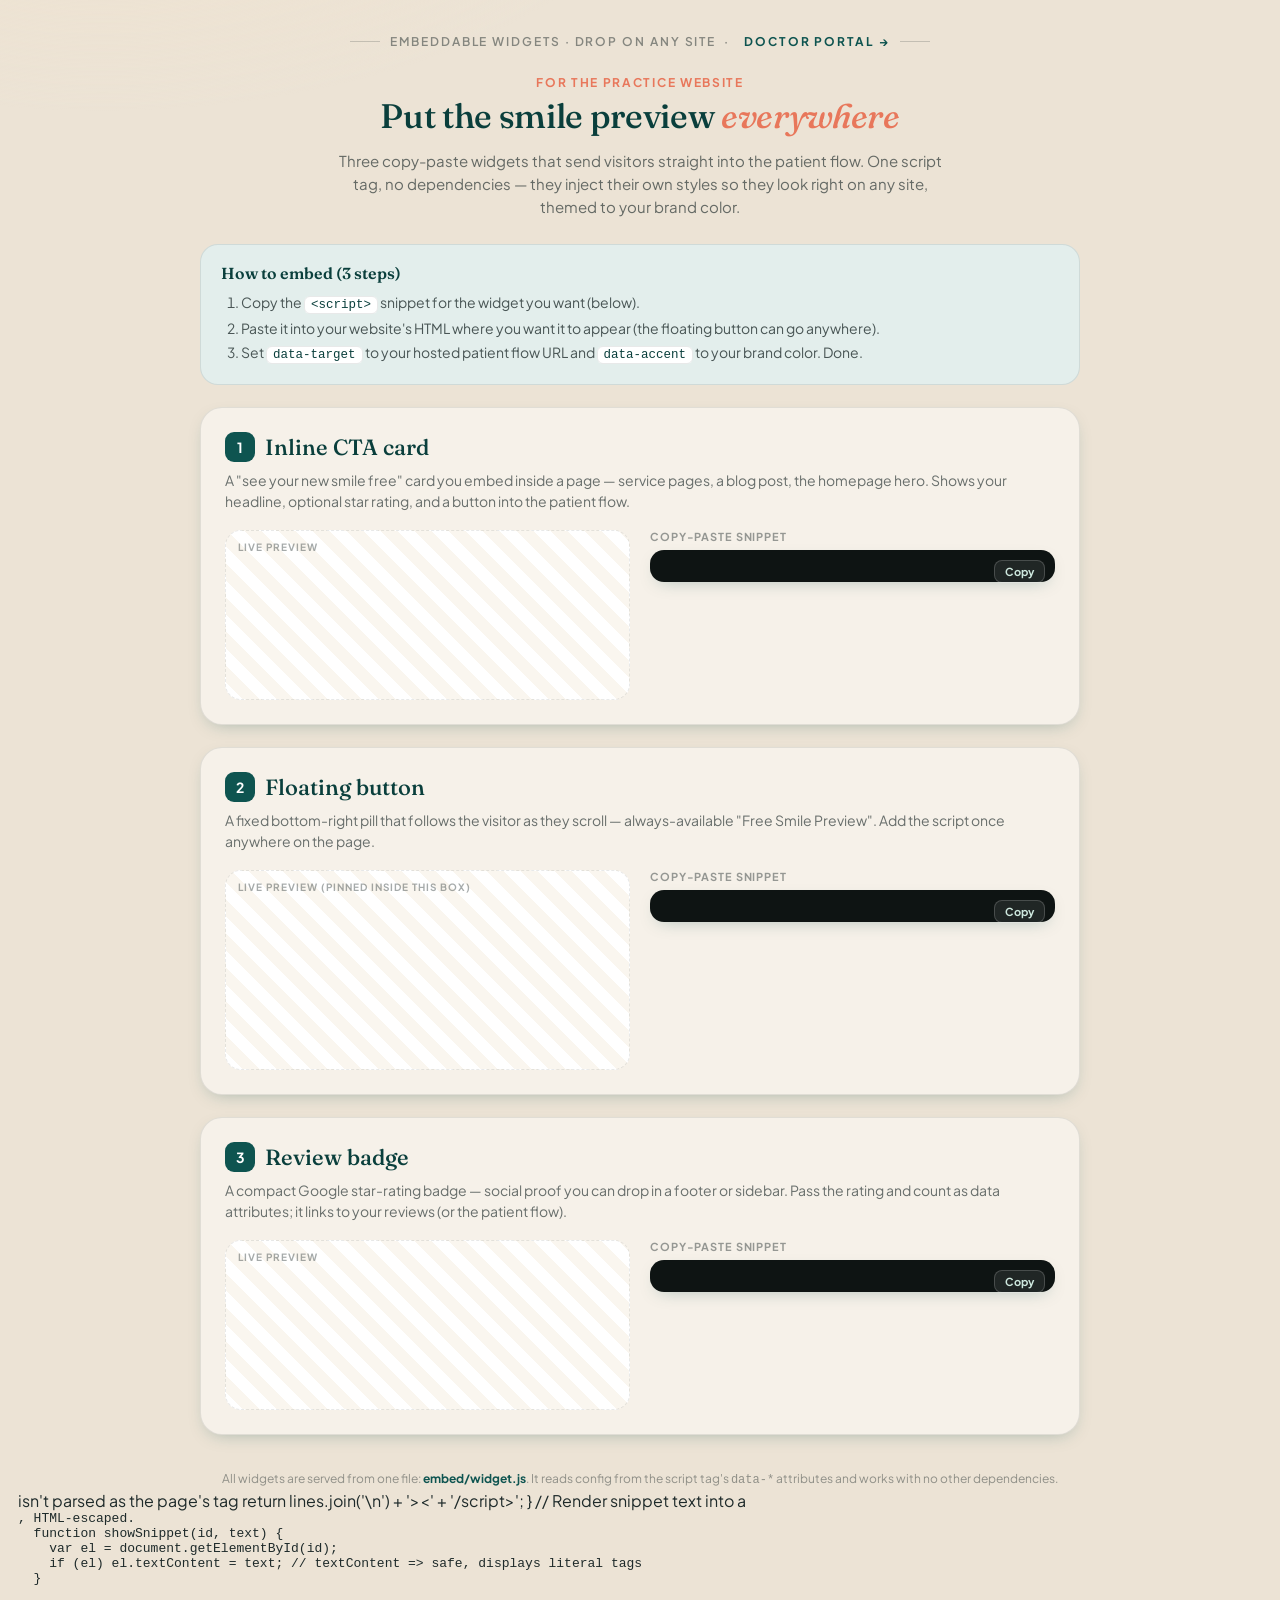
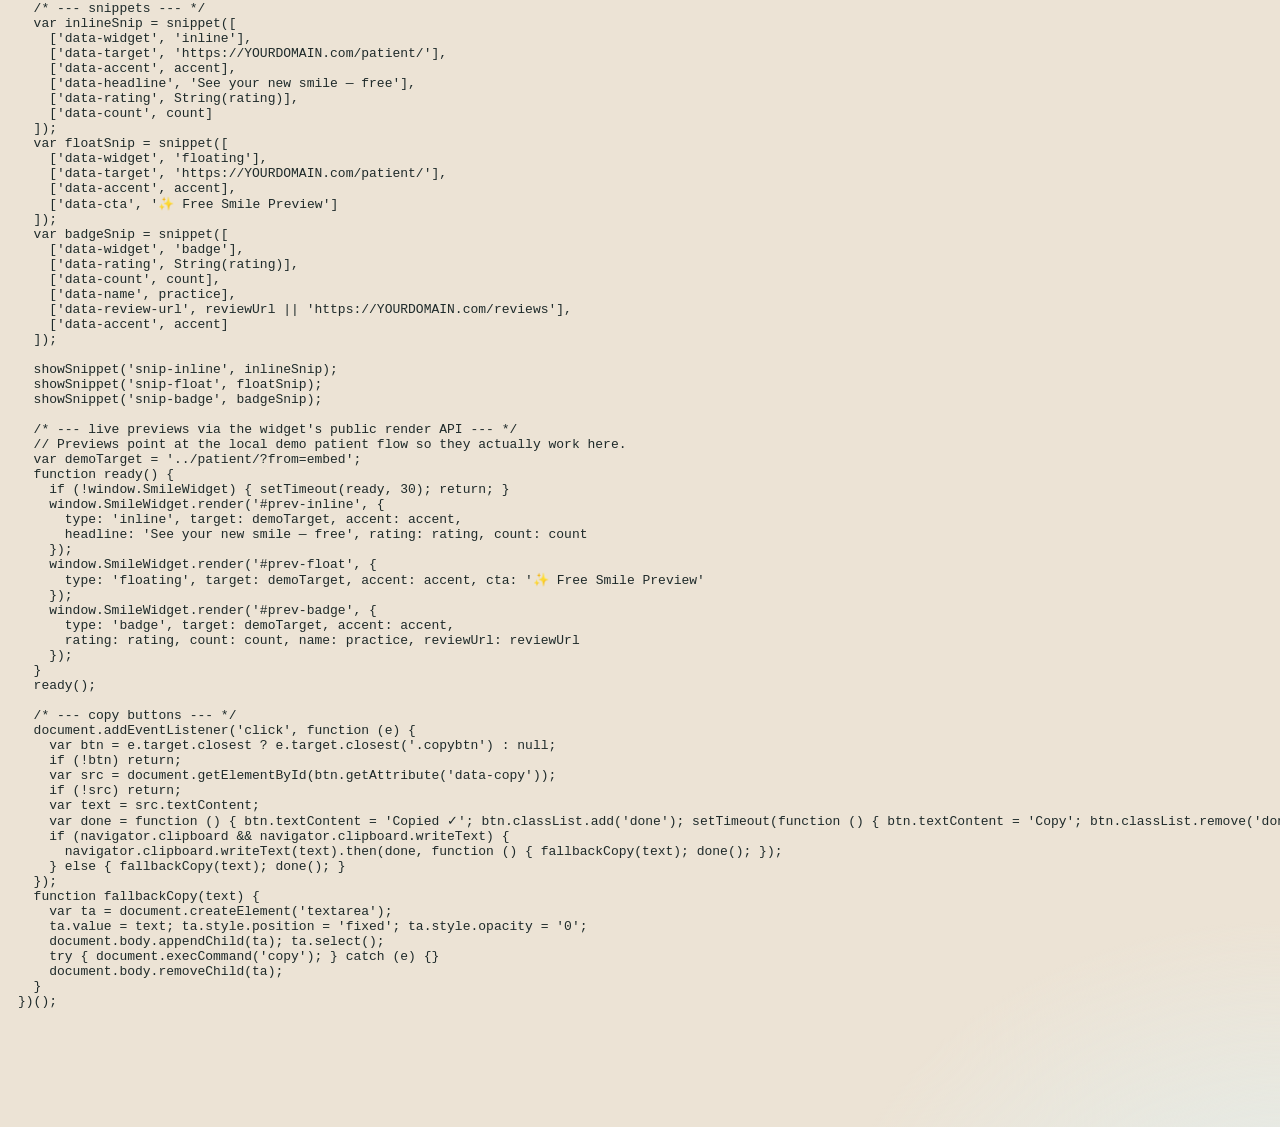
<file: embed/index.html>
<!DOCTYPE html>
<html lang="en">
<head>
<meta charset="UTF-8">
<meta name="viewport" content="width=device-width, initial-scale=1.0">
<title>Virtual Consult — Embeddable Widgets</title>
<link rel="preconnect" href="https://fonts.googleapis.com">
<link rel="preconnect" href="https://fonts.gstatic.com" crossorigin>
<link href="https://fonts.googleapis.com/css2?family=Fraunces:ital,opsz,wght@0,9..144,400;0,9..144,500;0,9..144,600;1,9..144,500&family=Plus+Jakarta+Sans:wght@400;500;600;700&display=swap" rel="stylesheet">
<link rel="stylesheet" href="../shared/tokens.css?v=2">
<link rel="stylesheet" href="styles.css?v=2">
</head>
<body>

<div class="stage-label">Embeddable widgets · Drop on any site &nbsp;·&nbsp; <a href="../doctor/">Doctor portal →</a></div>

<div class="wrap">

  <div class="hero">
    <div class="eyebrow">For the practice website</div>
    <h1>Put the smile preview <em>everywhere</em></h1>
    <p>Three copy-paste widgets that send visitors straight into the patient flow. One script tag, no dependencies — they inject their own styles so they look right on any site, themed to your brand color.</p>
  </div>

  <div class="how">
    <b>How to embed (3 steps)</b>
    <ol>
      <li>Copy the <code>&lt;script&gt;</code> snippet for the widget you want (below).</li>
      <li>Paste it into your website's HTML where you want it to appear (the floating button can go anywhere).</li>
      <li>Set <code>data-target</code> to your hosted patient flow URL and <code>data-accent</code> to your brand color. Done.</li>
    </ol>
  </div>

  <!-- 1 — INLINE CTA CARD -->
  <section class="card">
    <h2><span class="num">1</span> Inline CTA card</h2>
    <p class="desc">A "see your new smile free" card you embed inside a page — service pages, a blog post, the homepage hero. Shows your headline, optional star rating, and a button into the patient flow.</p>
    <div class="cols">
      <div class="preview-box"><span class="tag">Live preview</span><div id="prev-inline"></div></div>
      <div class="snippet">
        <div class="label"><span>Copy-paste snippet</span></div>
        <button class="copybtn" data-copy="snip-inline">Copy</button>
        <pre><code id="snip-inline"></code></pre>
      </div>
    </div>
  </section>

  <!-- 2 — FLOATING BUTTON -->
  <section class="card">
    <h2><span class="num">2</span> Floating button</h2>
    <p class="desc">A fixed bottom-right pill that follows the visitor as they scroll — always-available "Free Smile Preview". Add the script once anywhere on the page.</p>
    <div class="cols">
      <div class="preview-box float-demo"><span class="tag">Live preview (pinned inside this box)</span><div id="prev-float"></div></div>
      <div class="snippet">
        <div class="label"><span>Copy-paste snippet</span></div>
        <button class="copybtn" data-copy="snip-float">Copy</button>
        <pre><code id="snip-float"></code></pre>
      </div>
    </div>
  </section>

  <!-- 3 — REVIEW BADGE -->
  <section class="card">
    <h2><span class="num">3</span> Review badge</h2>
    <p class="desc">A compact Google star-rating badge — social proof you can drop in a footer or sidebar. Pass the rating and count as data attributes; it links to your reviews (or the patient flow).</p>
    <div class="cols">
      <div class="preview-box"><span class="tag">Live preview</span><div id="prev-badge"></div></div>
      <div class="snippet">
        <div class="label"><span>Copy-paste snippet</span></div>
        <button class="copybtn" data-copy="snip-badge">Copy</button>
        <pre><code id="snip-badge"></code></pre>
      </div>
    </div>
  </section>

  <p class="footnote">
    All widgets are served from one file: <b>embed/widget.js</b>. It reads config from the script tag's
    <code style="font-family:ui-monospace,monospace">data-*</code> attributes and works with no other dependencies.
  </p>

</div>

<!-- Load the store only to theme previews with the practice's saved brand color. -->
<script src="../shared/store.js?v=2"></script>
<!-- Load the widget in MANUAL mode so it doesn't auto-mount on this docs page;
     we render previews via window.SmileWidget.render(). -->
<script src="widget.js?v=2" data-mount="manual"></script>
<script>
(function () {
  'use strict';
  if (window.Store && window.Store.ensureSeeded) window.Store.ensureSeeded();
  var cfg = (window.Store && window.Store.config) ? window.Store.config() : {};
  var brand = cfg.brand || {};
  var reviews = cfg.reviews || {};
  var accent = brand.primary || '#0E5450';
  var practice = brand.name || 'our patients';
  var rating = (reviews.googleRating != null ? reviews.googleRating : 4.9);
  var count = reviews.googleCount != null ? String(reviews.googleCount) : '1284';
  var reviewUrl = reviews.googleUrl || '';

  // HTML-escape for the displayed snippets
  function esc(s) {
    return String(s == null ? '' : s)
      .replace(/&/g, '&amp;').replace(/</g, '&lt;').replace(/>/g, '&gt;')
      .replace(/"/g, '&quot;').replace(/'/g, '&#39;');
  }

  // Build a real, copy-pasteable <script> snippet string (NOT executed).
  function snippet(attrs) {
    var lines = ['<scr' + 'ipt src="https://YOURDOMAIN.com/embed/widget.js"'];
    attrs.forEach(function (pair) {
      lines.push('        ' + pair[0] + '="' + pair[1] + '"');
    });
    // close on its own line so the </script> isn't parsed as the page's tag
    return lines.join('\n') + '><' + '/script>';
  }

  // Render snippet text into a <pre><code>, HTML-escaped.
  function showSnippet(id, text) {
    var el = document.getElementById(id);
    if (el) el.textContent = text; // textContent => safe, displays literal tags
  }

  /* --- snippets --- */
  var inlineSnip = snippet([
    ['data-widget', 'inline'],
    ['data-target', 'https://YOURDOMAIN.com/patient/'],
    ['data-accent', accent],
    ['data-headline', 'See your new smile — free'],
    ['data-rating', String(rating)],
    ['data-count', count]
  ]);
  var floatSnip = snippet([
    ['data-widget', 'floating'],
    ['data-target', 'https://YOURDOMAIN.com/patient/'],
    ['data-accent', accent],
    ['data-cta', '✨ Free Smile Preview']
  ]);
  var badgeSnip = snippet([
    ['data-widget', 'badge'],
    ['data-rating', String(rating)],
    ['data-count', count],
    ['data-name', practice],
    ['data-review-url', reviewUrl || 'https://YOURDOMAIN.com/reviews'],
    ['data-accent', accent]
  ]);

  showSnippet('snip-inline', inlineSnip);
  showSnippet('snip-float', floatSnip);
  showSnippet('snip-badge', badgeSnip);

  /* --- live previews via the widget's public render API --- */
  // Previews point at the local demo patient flow so they actually work here.
  var demoTarget = '../patient/?from=embed';
  function ready() {
    if (!window.SmileWidget) { setTimeout(ready, 30); return; }
    window.SmileWidget.render('#prev-inline', {
      type: 'inline', target: demoTarget, accent: accent,
      headline: 'See your new smile — free', rating: rating, count: count
    });
    window.SmileWidget.render('#prev-float', {
      type: 'floating', target: demoTarget, accent: accent, cta: '✨ Free Smile Preview'
    });
    window.SmileWidget.render('#prev-badge', {
      type: 'badge', target: demoTarget, accent: accent,
      rating: rating, count: count, name: practice, reviewUrl: reviewUrl
    });
  }
  ready();

  /* --- copy buttons --- */
  document.addEventListener('click', function (e) {
    var btn = e.target.closest ? e.target.closest('.copybtn') : null;
    if (!btn) return;
    var src = document.getElementById(btn.getAttribute('data-copy'));
    if (!src) return;
    var text = src.textContent;
    var done = function () { btn.textContent = 'Copied ✓'; btn.classList.add('done'); setTimeout(function () { btn.textContent = 'Copy'; btn.classList.remove('done'); }, 1600); };
    if (navigator.clipboard && navigator.clipboard.writeText) {
      navigator.clipboard.writeText(text).then(done, function () { fallbackCopy(text); done(); });
    } else { fallbackCopy(text); done(); }
  });
  function fallbackCopy(text) {
    var ta = document.createElement('textarea');
    ta.value = text; ta.style.position = 'fixed'; ta.style.opacity = '0';
    document.body.appendChild(ta); ta.select();
    try { document.execCommand('copy'); } catch (e) {}
    document.body.removeChild(ta);
  }
})();
</script>
</body>
</html>
</file>
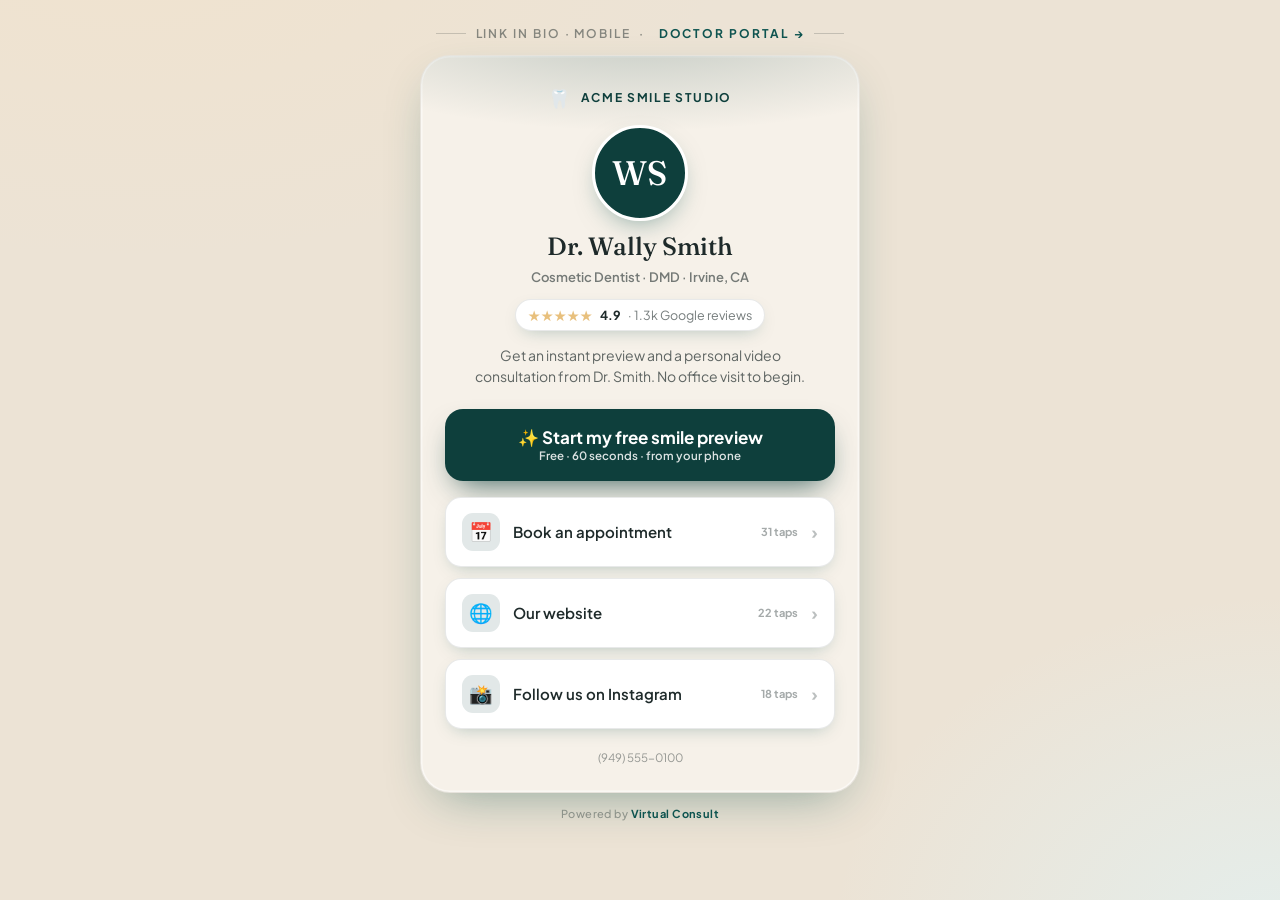
<file: link/index.html>
<!DOCTYPE html>
<html lang="en">
<head>
<meta charset="UTF-8">
<meta name="viewport" content="width=device-width, initial-scale=1.0">
<title>Smile Studio — Links</title>
<link rel="preconnect" href="https://fonts.googleapis.com">
<link rel="preconnect" href="https://fonts.gstatic.com" crossorigin>
<link href="https://fonts.googleapis.com/css2?family=Fraunces:ital,opsz,wght@0,9..144,400;0,9..144,500;0,9..144,600;1,9..144,500&family=Plus+Jakarta+Sans:wght@400;500;600;700&display=swap" rel="stylesheet">
<link rel="stylesheet" href="../shared/tokens.css?v=2">
<link rel="stylesheet" href="styles.css?v=2">
</head>
<body>

<div class="stage-label">Link in bio · Mobile &nbsp;·&nbsp; <a href="../doctor/">Doctor portal →</a></div>

<main class="bio" id="bio">
  <!-- rendered by app.js -->
  <div class="bio-loading">Loading…</div>
</main>

<p class="powered">Powered by <b>Virtual Consult</b></p>

<script src="../shared/store.js?v=2"></script>
<script src="app.js?v=2"></script>
</body>
</html>
</file>
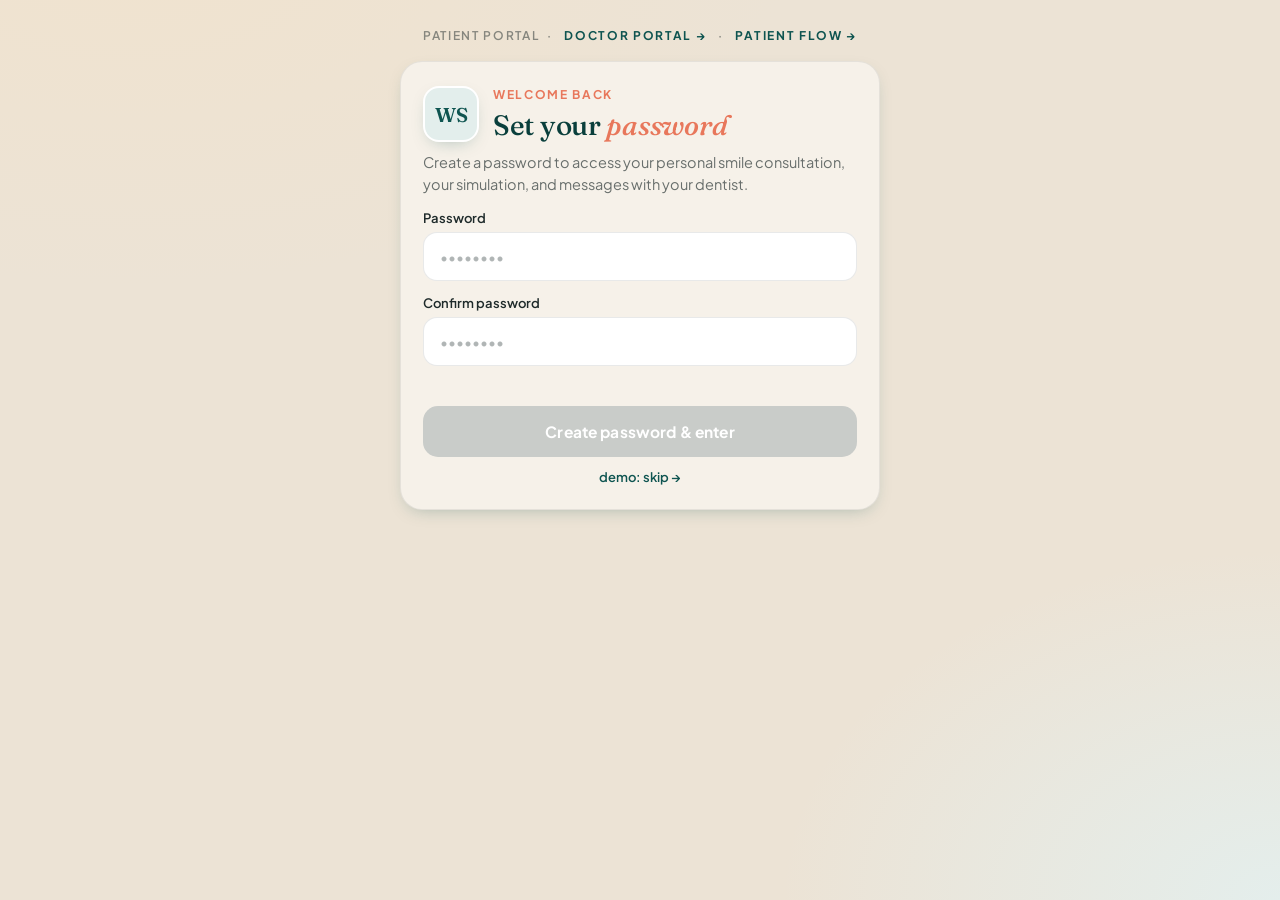
<file: portal/index.html>
<!DOCTYPE html>
<html lang="en">
<head>
<meta charset="UTF-8">
<meta name="viewport" content="width=device-width, initial-scale=1.0">
<title>Your Smile Portal</title>
<link rel="preconnect" href="https://fonts.googleapis.com">
<link rel="preconnect" href="https://fonts.gstatic.com" crossorigin>
<link href="https://fonts.googleapis.com/css2?family=Fraunces:ital,opsz,wght@0,9..144,400;0,9..144,500;0,9..144,600;1,9..144,500&family=Plus+Jakarta+Sans:wght@400;500;600;700&display=swap" rel="stylesheet">
<link rel="stylesheet" href="../shared/tokens.css?v=2">
<link rel="stylesheet" href="styles.css?v=2">
</head>
<body>

<div class="stage-label">Patient portal &nbsp;·&nbsp; <a href="../doctor/">Doctor portal →</a> &nbsp;·&nbsp; <a href="../patient/">Patient flow →</a></div>

<!-- PASSWORD GATE (first visit) -->
<div class="card gate" id="gate" style="display:none">
  <div class="gate-doc">
    <span class="gate-av" id="gateAv"></span>
    <div>
      <div class="eyebrow">Welcome back</div>
      <h1 id="gateHead">Set your <em>password</em></h1>
    </div>
  </div>
  <p class="sub">Create a password to access your personal smile consultation, your simulation, and messages with your dentist.</p>
  <div class="field"><label>Password</label><input id="pw" type="password" placeholder="••••••••" oninput="Portal.validatePw()"></div>
  <div class="field"><label>Confirm password</label><input id="pw2" type="password" placeholder="••••••••" oninput="Portal.validatePw()"></div>
  <div class="pwhint" id="pwHint"></div>
  <button class="cta" id="pwBtn" onclick="Portal.submitPassword()" disabled>Create password &amp; enter</button>
  <button class="linkbtn" onclick="Portal.skipPassword()">demo: skip →</button>
</div>

<!-- PORTAL -->
<main class="portal" id="portal" style="display:none">

  <!-- header -->
  <header class="phead card">
    <span class="brandlogo" id="brandLogo"></span>
    <div class="phmeta">
      <b id="brandName">Your Smile Studio</b>
      <span id="greeting">Welcome back</span>
    </div>
  </header>

  <!-- VIDEO -->
  <section class="card sec" id="videoSec">
    <div class="eyebrow">Your video consultation</div>
    <h2 id="videoTitle">A personal video, just for you</h2>
    <div class="player" id="player"></div>
    <p class="cap" id="videoCap"></p>
  </section>

  <!-- SIMULATION -->
  <section class="card sec" id="simSec" style="display:none">
    <div class="eyebrow">Your smile preview</div>
    <h2>See your possible <em>new smile</em></h2>
    <div class="reveal" id="reveal">
      <canvas id="simAfter" width="360" height="450"></canvas>
      <div class="beforeWrap" id="beforeWrap"><canvas id="simBefore" width="360" height="450"></canvas></div>
      <span class="lbl b">Now</span>
      <span class="lbl a">Preview</span>
      <div class="handle" id="handle"><div class="grip">⇄</div></div>
    </div>
    <p class="disc"><span>ℹ️</span><span>Illustrative preview only. Your actual results depend on a clinical evaluation by your dentist.</span></p>
  </section>

  <!-- CTAs -->
  <section class="card sec">
    <div class="eyebrow">Ready to take the next step?</div>
    <h2 id="ctaHead">Book your visit</h2>
    <p class="sub" id="ctaSub">When you're ready, reserve a time with the practice.</p>
    <button class="cta" id="primaryCta">Book / inquire</button>
    <div class="links" id="links"></div>
  </section>

  <!-- SHARE -->
  <section class="card sec">
    <div class="eyebrow">Talk it over</div>
    <h2>Share with your partner</h2>
    <p class="sub">Send this page to a spouse or partner so you can decide together.</p>
    <div class="sharebtns">
      <button class="cta" id="shareBtn" onclick="Portal.share()">🔗 Copy share link</button>
      <a class="cta ghost" id="mailBtn" href="#">✉️ Email it</a>
    </div>
    <div class="confnote" id="shareConf"></div>
  </section>

  <!-- MESSAGES -->
  <section class="card sec">
    <div class="eyebrow">Questions?</div>
    <h2 id="msgHead">Message your dentist</h2>
    <div class="thread" id="thread"></div>
    <div class="composer">
      <input id="msgInput" placeholder="Type a message…" onkeydown="if(event.key==='Enter')Portal.sendMessage()">
      <button class="send" onclick="Portal.sendMessage()">Send</button>
    </div>
  </section>

  <!-- DOCTOR INFO -->
  <section class="card sec docinfo" id="docInfo">
    <div class="eyebrow">Your dentist</div>
    <div class="docrow">
      <span class="doc-av" id="docAv"></span>
      <div>
        <b id="docName"></b>
        <span class="role" id="docRole"></span>
      </div>
    </div>
    <p class="bio" id="docBio"></p>
    <div class="contact" id="docContact"></div>
  </section>

</main>

<script src="../shared/store.js?v=2"></script>
<script src="app.js?v=2"></script>
</body>
</html>
</file>
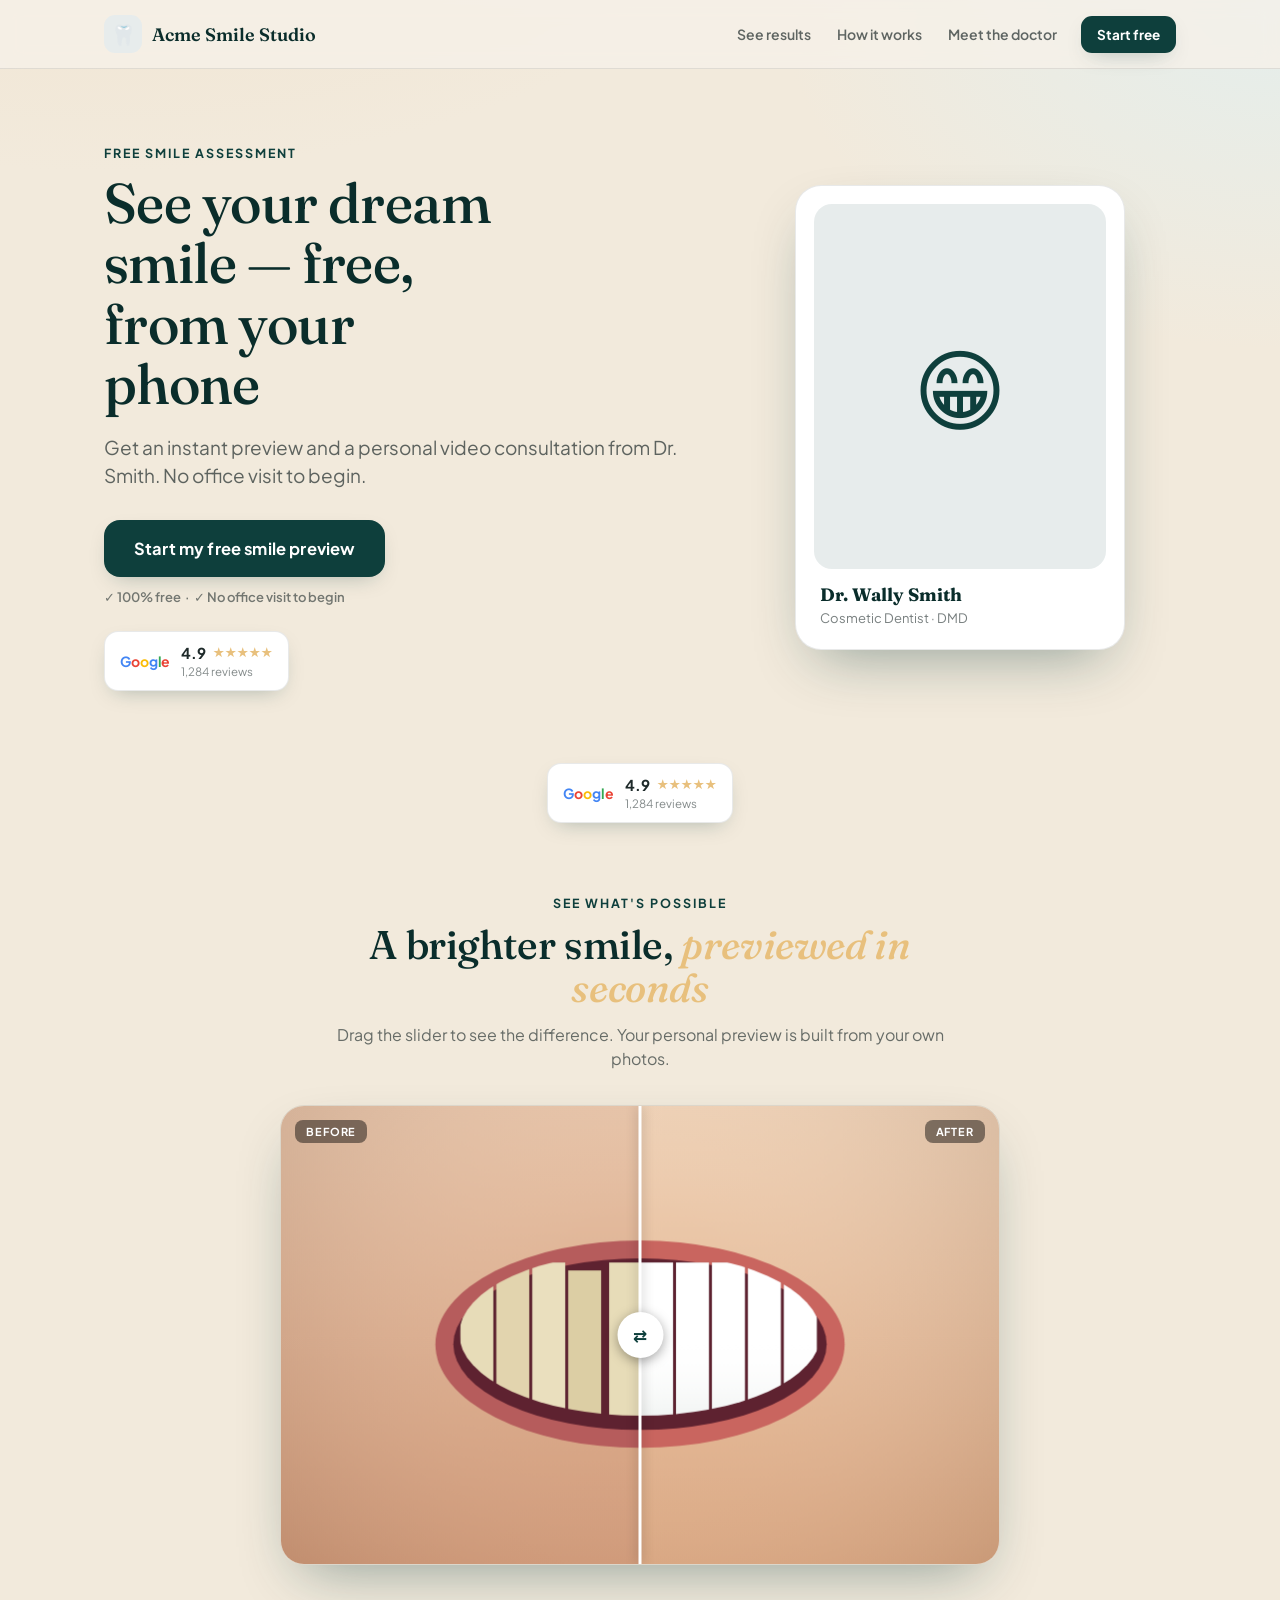
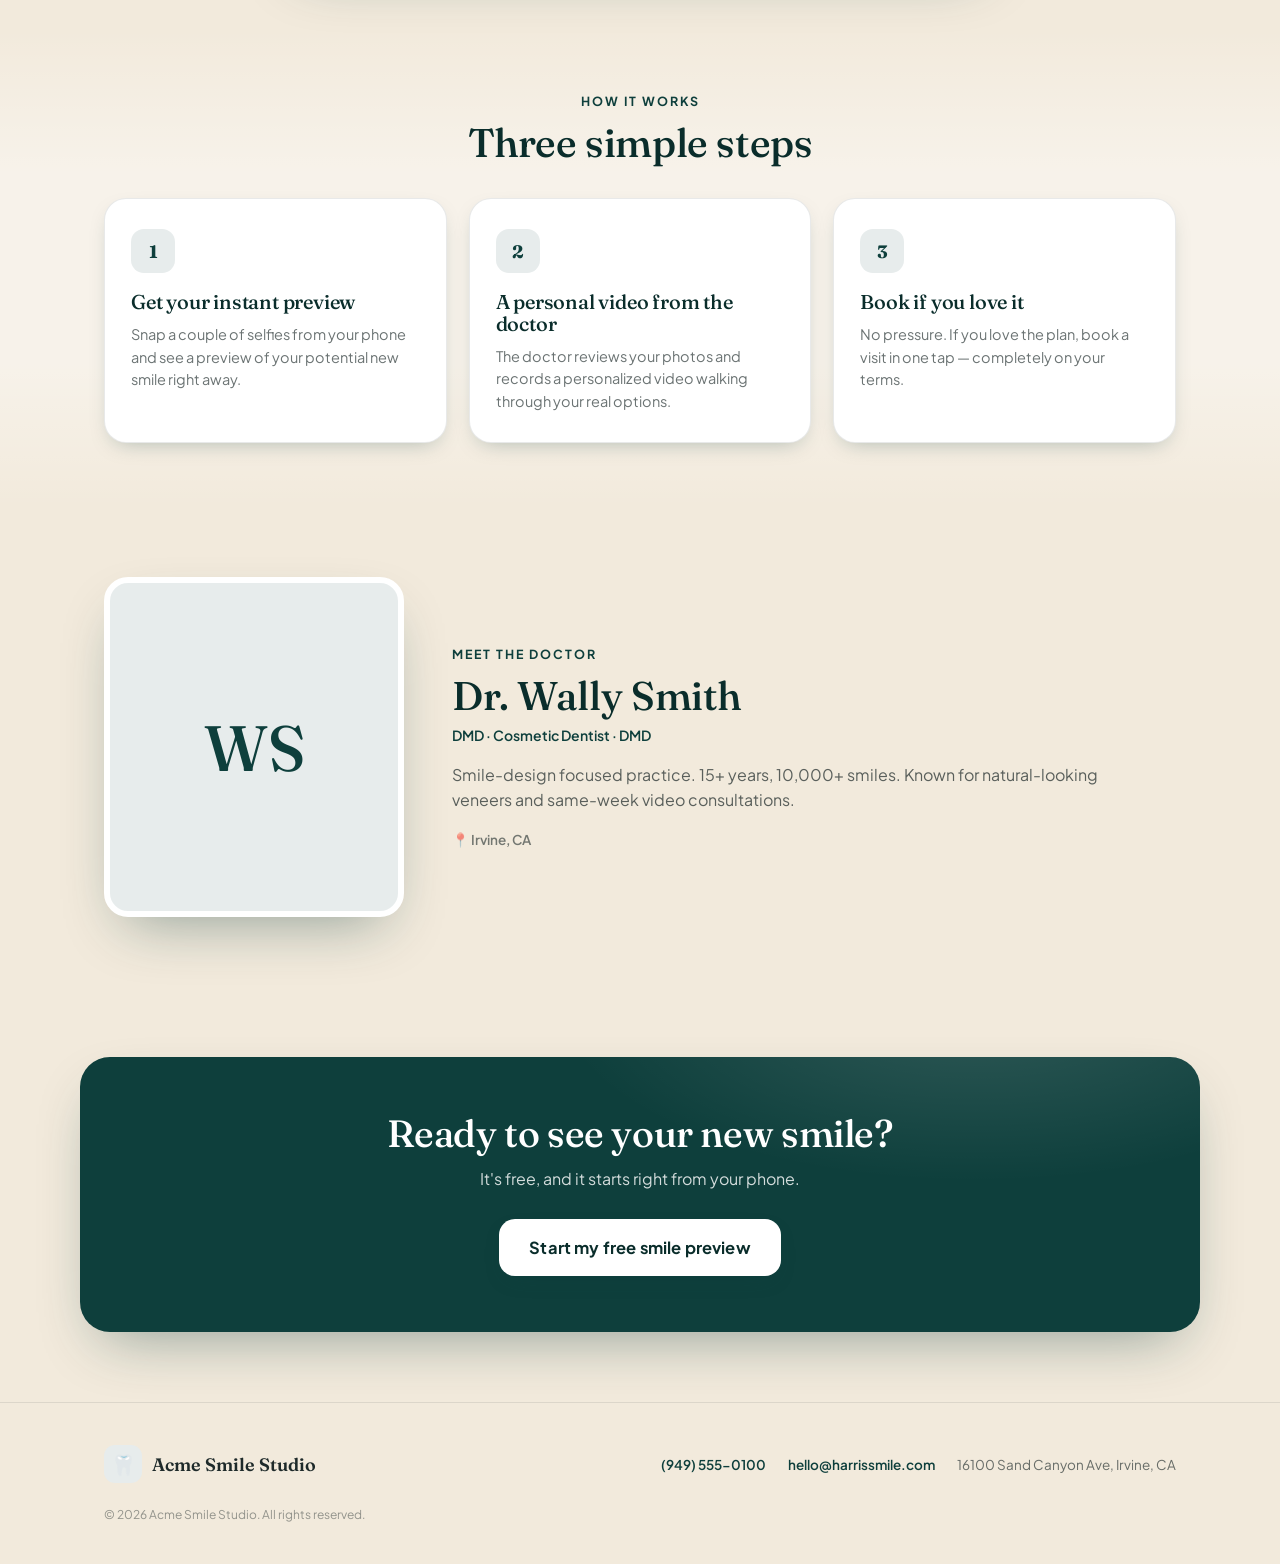
<file: site/index.html>
<!DOCTYPE html>
<html lang="en">
<head>
<meta charset="UTF-8">
<meta name="viewport" content="width=device-width, initial-scale=1.0">
<title>Smile Studio</title>
<link rel="preconnect" href="https://fonts.googleapis.com">
<link rel="preconnect" href="https://fonts.gstatic.com" crossorigin>
<link href="https://fonts.googleapis.com/css2?family=Fraunces:ital,opsz,wght@0,9..144,400;0,9..144,500;0,9..144,600;1,9..144,500&family=Plus+Jakarta+Sans:wght@400;500;600;700&display=swap" rel="stylesheet">
<link rel="stylesheet" href="../shared/tokens.css?v=2">
<link rel="stylesheet" href="styles.css?v=2">
</head>
<body>

<!-- =====================  HEADER  ===================== -->
<header class="nav" id="nav">
  <div class="wrap nav-inner">
    <a class="brand" href="#top">
      <span class="brand-mark" id="brandMark">🦷</span>
      <span class="brand-name" id="brandName">Smile Studio</span>
    </a>
    <nav class="nav-links">
      <a href="#possible">See results</a>
      <a href="#how">How it works</a>
      <a href="#doctor">Meet the doctor</a>
    </nav>
    <a class="btn btn-sm" id="navCta" href="../patient/?from=site">Start free</a>
  </div>
</header>

<!-- =====================  HERO  ===================== -->
<section class="hero" id="top">
  <div class="wrap hero-inner">
    <div class="hero-copy">
      <div class="eyebrow">Free smile assessment</div>
      <h1 id="heroHeadline">See your dream smile</h1>
      <p class="lede" id="heroSubhead">Get an instant preview and a personal video consultation.</p>
      <div class="hero-actions">
        <a class="btn btn-lg" id="heroCta" href="../patient/?from=site">Start my free smile preview</a>
        <span class="hero-note">✓ 100% free &nbsp;·&nbsp; ✓ No office visit to begin</span>
      </div>
      <div class="hero-reviews" id="heroReviews"></div>
    </div>
    <div class="hero-visual">
      <div class="hero-card">
        <div class="hero-photo" id="heroPhoto"></div>
        <div class="hero-card-meta">
          <b id="heroDocName">Your dentist</b>
          <span id="heroDocRole">Cosmetic Dentist</span>
        </div>
      </div>
    </div>
  </div>
</section>

<!-- =====================  REVIEWS / SOCIAL PROOF  ===================== -->
<section class="reviews" id="reviews">
  <div class="wrap">
    <div class="reviews-row" id="reviewsRow"></div>
  </div>
</section>

<!-- =====================  SEE WHAT'S POSSIBLE  ===================== -->
<section class="possible" id="possible">
  <div class="wrap possible-inner">
    <div class="section-head">
      <div class="eyebrow">See what's possible</div>
      <h2>A brighter smile, <em>previewed in seconds</em></h2>
      <p class="section-sub">Drag the slider to see the difference. Your personal preview is built from your own photos.</p>
    </div>
    <div class="ba" id="ba">
      <canvas id="baCanvas" width="720" height="460"></canvas>
      <span class="ba-lbl b">Before</span>
      <span class="ba-lbl a">After</span>
      <div class="ba-divider" id="baDivider"><div class="ba-grip">⇄</div></div>
    </div>
  </div>
</section>

<!-- =====================  HOW IT WORKS  ===================== -->
<section class="how" id="how">
  <div class="wrap">
    <div class="section-head center">
      <div class="eyebrow">How it works</div>
      <h2>Three simple steps</h2>
    </div>
    <div class="steps">
      <div class="step-card">
        <div class="step-num">1</div>
        <h3>Get your instant preview</h3>
        <p>Snap a couple of selfies from your phone and see a preview of your potential new smile right away.</p>
      </div>
      <div class="step-card">
        <div class="step-num">2</div>
        <h3>A personal video from the doctor</h3>
        <p>The doctor reviews your photos and records a personalized video walking through your real options.</p>
      </div>
      <div class="step-card">
        <div class="step-num">3</div>
        <h3>Book if you love it</h3>
        <p>No pressure. If you love the plan, book a visit in one tap — completely on your terms.</p>
      </div>
    </div>
  </div>
</section>

<!-- =====================  MEET THE DOCTOR  ===================== -->
<section class="doctor" id="doctor">
  <div class="wrap doctor-inner">
    <div class="doc-photo" id="docPhoto"></div>
    <div class="doc-copy">
      <div class="eyebrow">Meet the doctor</div>
      <h2 id="docName">Your dentist</h2>
      <div class="doc-cred" id="docCred"></div>
      <p class="doc-bio" id="docBio"></p>
      <div class="doc-loc" id="docLoc"></div>
    </div>
  </div>
</section>

<!-- =====================  FINAL CTA BAND  ===================== -->
<section class="cta-band" id="cta-band">
  <div class="wrap cta-band-inner">
    <h2 id="bandHeadline">Ready to see your new smile?</h2>
    <p id="bandSubhead">It's free, and it starts right from your phone.</p>
    <a class="btn btn-lg btn-light" id="bandCta" href="../patient/?from=site">Start my free smile preview</a>
  </div>
</section>

<!-- =====================  FOOTER  ===================== -->
<footer class="footer">
  <div class="wrap footer-inner">
    <div class="footer-brand">
      <span class="brand-mark" id="footMark">🦷</span>
      <span class="brand-name" id="footName">Smile Studio</span>
    </div>
    <div class="footer-contact" id="footContact"></div>
    <div class="footer-fine" id="footFine"></div>
  </div>
</footer>

<script src="../shared/store.js?v=2"></script>
<script src="app.js?v=2"></script>
</body>
</html>
</file>
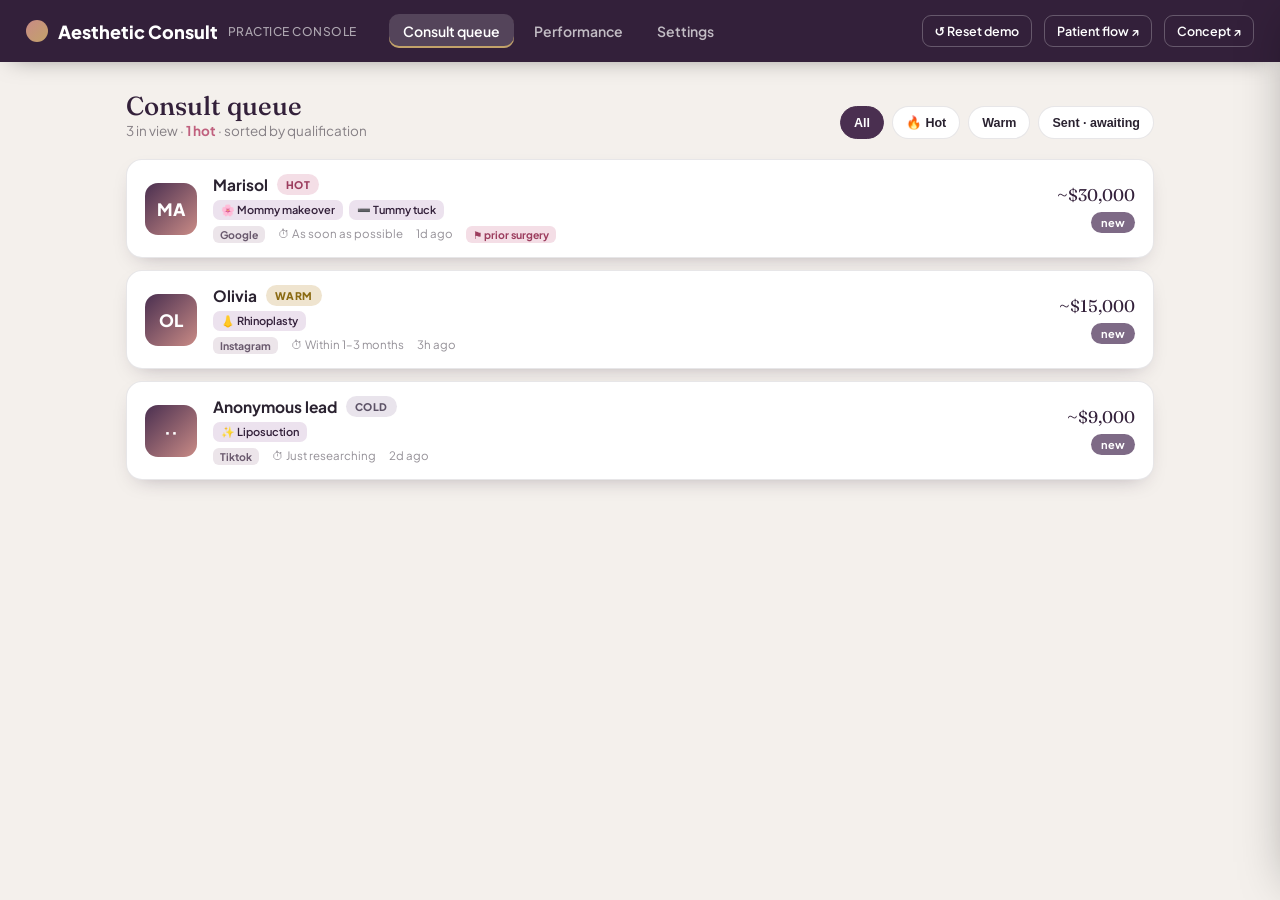
<file: aesthetic/console/index.html>
<!DOCTYPE html>
<html lang="en">
<head>
<meta charset="UTF-8">
<meta name="viewport" content="width=device-width, initial-scale=1.0">
<title>Aesthetic Consult — Practice Console</title>
<link rel="preconnect" href="https://fonts.googleapis.com">
<link rel="preconnect" href="https://fonts.gstatic.com" crossorigin>
<link href="https://fonts.googleapis.com/css2?family=Fraunces:ital,opsz,wght@0,9..144,400;0,9..144,500;0,9..144,600;1,9..144,500&family=Plus+Jakarta+Sans:wght@400;500;600;700;800&display=swap" rel="stylesheet">
<link rel="stylesheet" href="styles.css">
</head>
<body>

<header class="topbar">
  <div class="brand"><span class="mk"></span> Aesthetic Consult <span class="brand-sub">Practice Console</span></div>
  <nav class="nav">
    <button class="navbtn active" data-view="queue">Consult queue</button>
    <button class="navbtn" data-view="perf">Performance</button>
    <button class="navbtn" data-view="settings">Settings</button>
  </nav>
  <div class="topright">
    <button class="linkbtn" id="resetDemo">↺ Reset demo</button>
    <a class="linkbtn" href="../patient/" target="_blank">Patient flow ↗</a>
    <a class="linkbtn" href="../" target="_blank">Concept ↗</a>
  </div>
</header>

<main class="view" id="view-queue">
  <div class="view-head">
    <div><h2>Consult queue</h2><p class="muted" id="queueNote">—</p></div>
    <div class="filters" id="filters">
      <button class="chipf active" data-filter="all">All</button>
      <button class="chipf" data-filter="hot">🔥 Hot</button>
      <button class="chipf" data-filter="warm">Warm</button>
      <button class="chipf" data-filter="awaiting">Sent · awaiting</button>
    </div>
  </div>
  <div class="lead-list" id="leadList"></div>
</main>

<main class="view" id="view-perf" hidden>
  <div class="view-head"><div><h2>Performance</h2><p class="muted">Where high-value consults come from — and where you lose them.</p></div></div>
  <div id="perf"></div>
</main>

<main class="view" id="view-settings" hidden>
  <div class="view-head"><div><h2>Settings</h2><p class="muted">Surgeon profile, brand, procedures, financing, tracking &amp; public pages.</p></div></div>
  <div id="settings"></div>
</main>

<div class="scrim" id="scrim"></div>
<aside class="drawer" id="drawer"></aside>

<!-- CONSULT STUDIO (full-screen) -->
<div class="studio-fs" id="studio">
  <div class="sfs-top">
    <div class="sfs-title">🎬 Consult Studio <span id="studioPatient"></span></div>
    <button class="linkbtn" onclick="AV.closeStudio()">✕ Exit</button>
  </div>
  <div class="sfs-body">
    <div class="sfs-slides">
      <div class="ss-title">Slides</div>
      <div class="slide-strip" id="slideStrip"></div>
      <button class="addslide" onclick="AV.addTextSlide()">+ Add text slide</button>
    </div>
    <div class="sfs-stage">
      <div class="stage-wrap">
        <canvas id="stage" width="1280" height="720"></canvas>
        <video id="recVideo" playsinline autoplay muted></video>
        <div class="rec-dot" id="recDot" hidden>● REC <span id="recTime">0:00</span></div>
        <div class="teleprompter" id="teleprompter"></div>
      </div>
      <div class="slide-nav">
        <button class="snav" onclick="AV.prevSlide()">‹ Prev</button>
        <span id="slideCount">1 / 1</span>
        <button class="snav" onclick="AV.nextSlide()">Next ›</button>
        <span class="spacer"></span>
        <button class="snav" id="pipToggle" onclick="AV.cyclePip()">📹 Camera: bottom-right</button>
        <button class="snav" id="teleToggle" onclick="AV.toggleTele()">📝 Script: on</button>
      </div>
    </div>
    <div class="sfs-panel">
      <div class="ptabs">
        <button class="ptab on" data-tab="edit" onclick="AV.tab('edit')">Edit slide</button>
        <button class="ptab" data-tab="ba" onclick="AV.tab('ba')">Before &amp; afters</button>
      </div>
      <div class="pbody" id="tabEdit"></div>
      <div class="pbody" id="tabBa" hidden>
        <input class="search" id="baSearch" placeholder="Search before &amp; afters…" oninput="AV.filterBa(this.value)">
        <div class="ba-lib" id="baLib"></div>
        <label class="uploadcase">+ Upload a before &amp; after<input type="file" id="baUpload" accept="image/*" multiple hidden></label>
        <div class="upnote">Pick two images — first is the <b>before</b>, second the <b>after</b>.</div>
      </div>
    </div>
  </div>
  <div class="sfs-bottom">
    <div class="sfs-hint">Present the case slide-by-slide, then record. Slides auto-build from the lead.</div>
    <div class="rb-right">
      <button class="cta-d" id="recToggle" onclick="AV.toggleRecord()">● Start recording</button>
      <button class="cta-d ghost-d" id="recUse" onclick="AV.useRecording()" hidden>Use this take →</button>
    </div>
  </div>
</div>

<!-- CLOSING PAGE / PATIENT EMAIL PREVIEW -->
<div class="modal" id="emailModal">
  <div class="modal-card email-card" id="emailCard"></div>
</div>

<script src="../store.js"></script>
<script src="app.js"></script>
</body>
</html>
</file>
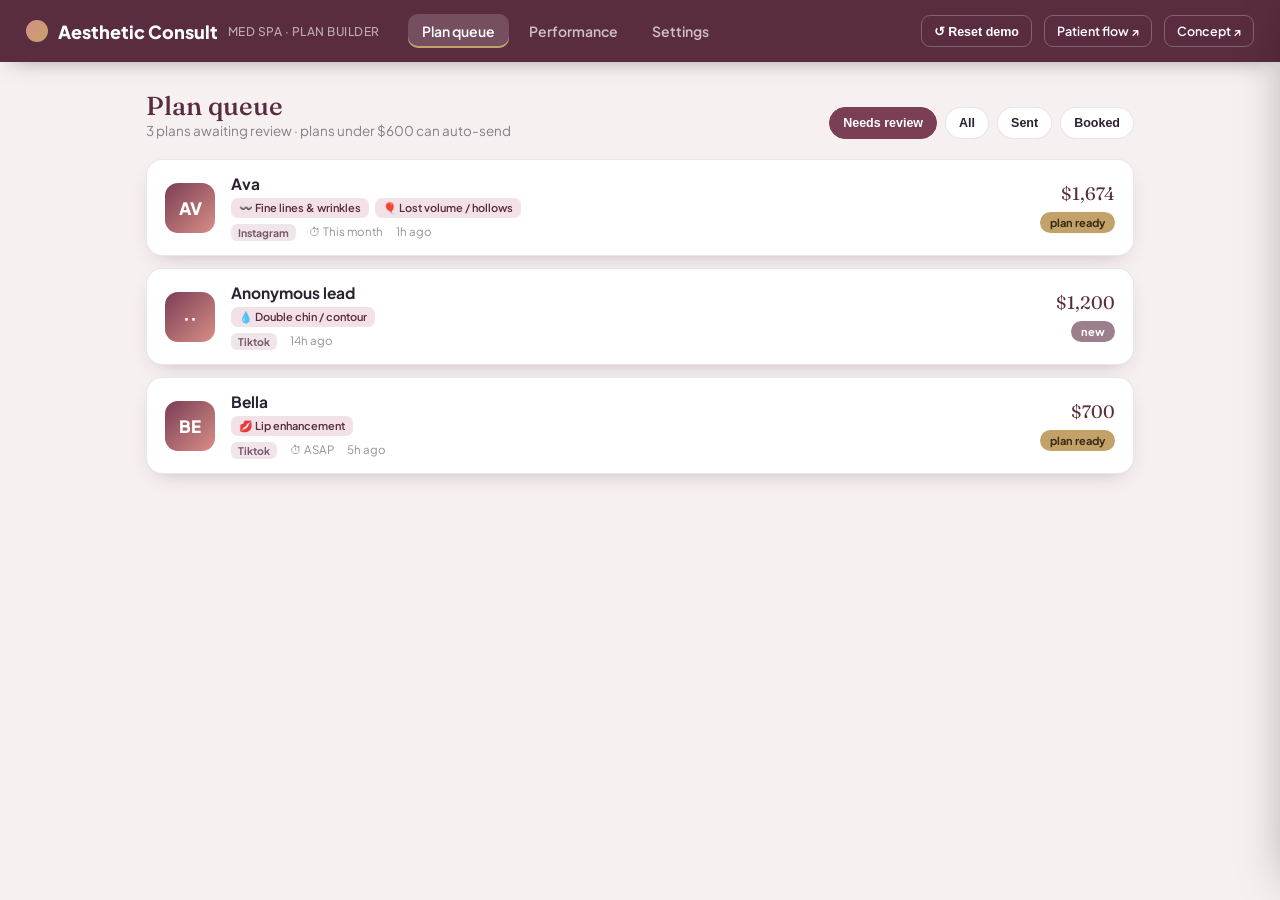
<file: aesthetic/medspa/index.html>
<!DOCTYPE html>
<html lang="en">
<head>
<meta charset="UTF-8">
<meta name="viewport" content="width=device-width, initial-scale=1.0">
<title>Aesthetic Consult — Med Spa Plan Builder</title>
<link rel="preconnect" href="https://fonts.googleapis.com">
<link rel="preconnect" href="https://fonts.gstatic.com" crossorigin>
<link href="https://fonts.googleapis.com/css2?family=Fraunces:ital,opsz,wght@0,9..144,400;0,9..144,500;0,9..144,600;1,9..144,500&family=Plus+Jakarta+Sans:wght@400;500;600;700;800&display=swap" rel="stylesheet">
<link rel="stylesheet" href="styles.css">
</head>
<body>

<header class="topbar">
  <div class="brand"><span class="mk"></span> Aesthetic Consult <span class="brand-sub">Med Spa · Plan Builder</span></div>
  <nav class="nav">
    <button class="navbtn active" data-view="queue">Plan queue</button>
    <button class="navbtn" data-view="perf">Performance</button>
    <button class="navbtn" data-view="settings">Settings</button>
  </nav>
  <div class="topright">
    <button class="linkbtn" id="resetDemo">↺ Reset demo</button>
    <a class="linkbtn" href="patient/" target="_blank">Patient flow ↗</a>
    <a class="linkbtn" href="../" target="_blank">Concept ↗</a>
  </div>
</header>

<main class="view" id="view-queue">
  <div class="view-head">
    <div><h2>Plan queue</h2><p class="muted" id="queueNote">—</p></div>
    <div class="filters" id="filters">
      <button class="chipf active" data-filter="review">Needs review</button>
      <button class="chipf" data-filter="all">All</button>
      <button class="chipf" data-filter="sent">Sent</button>
      <button class="chipf" data-filter="booked">Booked</button>
    </div>
  </div>
  <div class="lead-list" id="leadList"></div>
</main>

<main class="view" id="view-perf" hidden>
  <div class="view-head"><div><h2>Performance</h2><p class="muted">Volume model — plans approved at scale, memberships, revenue.</p></div></div>
  <div id="perf"></div>
</main>

<main class="view" id="view-settings" hidden>
  <div class="view-head"><div><h2>Settings</h2><p class="muted">Your menu &amp; pricing — so every AI estimate is directionally accurate for <em>your</em> spa.</p></div></div>
  <div id="settings"></div>
</main>

<div class="scrim" id="scrim"></div>
<aside class="drawer" id="drawer"></aside>

<!-- PATIENT PLAN PAGE PREVIEW -->
<div class="modal" id="planModal"><div class="modal-card plan-card" id="planCard"></div></div>

<script src="store.js"></script>
<script src="app.js"></script>
</body>
</html>
</file>
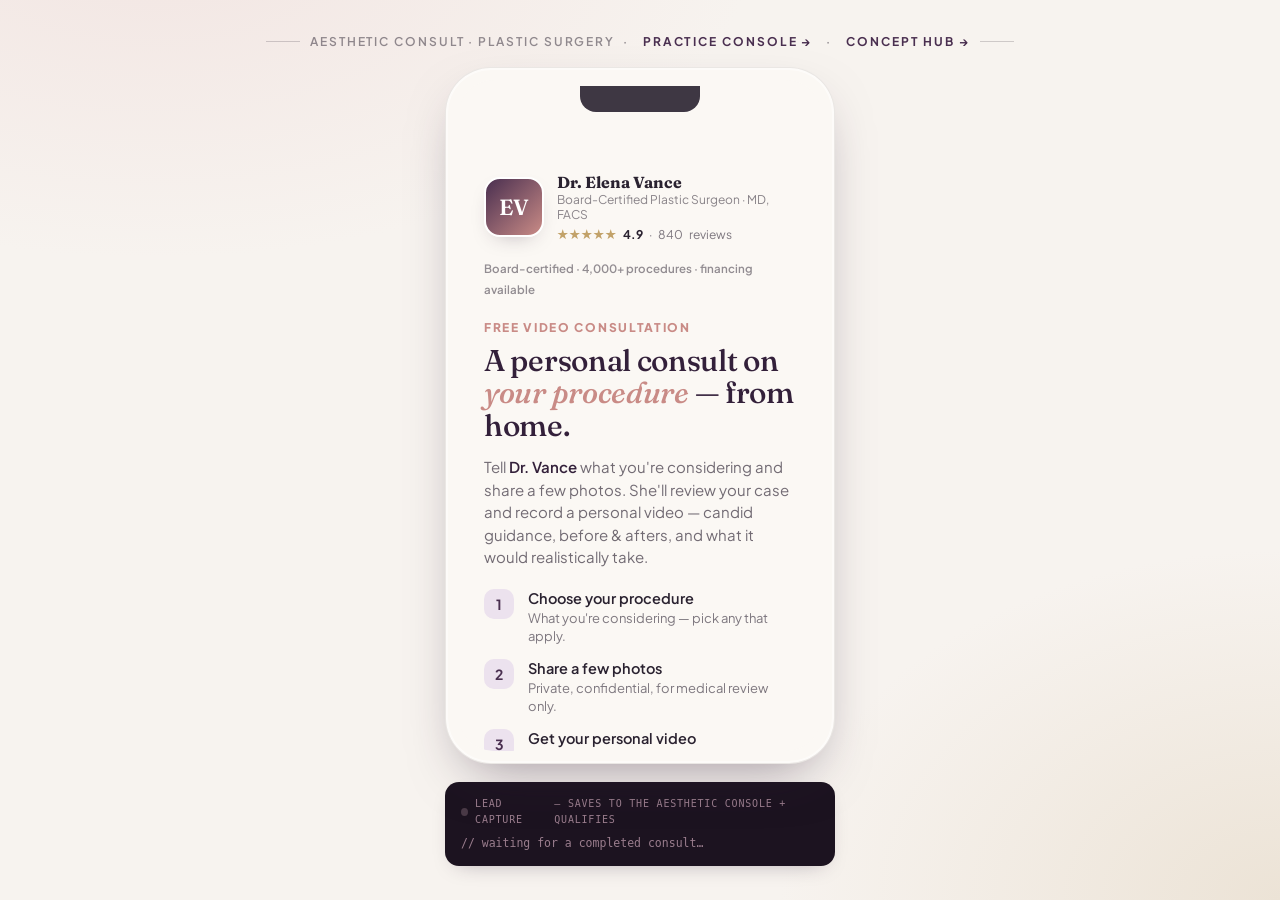
<file: aesthetic/patient/index.html>
<!DOCTYPE html>
<html lang="en">
<head>
<meta charset="UTF-8">
<meta name="viewport" content="width=device-width, initial-scale=1.0">
<title>Aesthetic Consult — Plastic Surgery Consultation</title>
<link rel="preconnect" href="https://fonts.googleapis.com">
<link rel="preconnect" href="https://fonts.gstatic.com" crossorigin>
<link href="https://fonts.googleapis.com/css2?family=Fraunces:ital,opsz,wght@0,9..144,400;0,9..144,500;0,9..144,600;1,9..144,500&family=Plus+Jakarta+Sans:wght@400;500;600;700&display=swap" rel="stylesheet">
<link rel="stylesheet" href="styles.css">
</head>
<body>

<div class="stage-label">Aesthetic Consult · Plastic surgery &nbsp;·&nbsp; <a href="../console/">Practice console →</a> &nbsp;·&nbsp; <a href="../">Concept hub →</a></div>

<div class="phone">
  <div class="screen-wrap">

    <div class="progress hidden" id="progress">
      <button class="back invis" id="backBtn" onclick="goBack()">‹</button>
      <div class="bar"><i id="barFill"></i></div>
    </div>

    <!-- WELCOME -->
    <section class="screen active" data-key="welcome">
      <div class="doc">
        <div class="av" id="docAv">EV</div>
        <div class="meta">
          <b id="docName">Dr. Elena Vance</b>
          <span class="role" id="docRole">Board-Certified Plastic Surgeon · MD, FACS</span>
          <span class="stars"><span class="s">★★★★★</span><b id="docRating">4.9</b> · <span id="docReviews">840</span> reviews</span>
        </div>
      </div>
      <div class="credline"><span class="facts">Board-certified · 4,000+ procedures · financing available</span></div>

      <div class="eyebrow" style="margin-top:16px">Free Video Consultation</div>
      <h1>A personal consult on <em>your procedure</em> — from home.</h1>
      <p class="sub">Tell <span class="docn">Dr. Vance</span> what you're considering and share a few photos. She'll review your case and record a personal video — candid guidance, before &amp; afters, and what it would realistically take.</p>

      <div class="steps">
        <div class="step"><div class="n">1</div><div><b>Choose your procedure</b><p>What you're considering — pick any that apply.</p></div></div>
        <div class="step"><div class="n">2</div><div><b>Share a few photos</b><p>Private, confidential, for medical review only.</p></div></div>
        <div class="step"><div class="n">3</div><div><b>Get your personal video</b><p><span class="docn">Dr. Vance</span> reviews your case and records for you.</p></div></div>
      </div>

      <div class="trust">
        <span class="pill">✓ 100% confidential</span>
        <span class="pill">✓ Financing available</span>
        <span class="pill">✓ Board-certified surgeon</span>
      </div>
      <button class="cta" onclick="next()">Start my free consultation</button>
    </section>

    <!-- PROCEDURE -->
    <section class="screen" data-key="procedure">
      <div class="eyebrow">Step 1 · Your procedure</div>
      <h1>What are you <em>considering?</em></h1>
      <p class="sub">Pick anything that interests you — this helps <span class="docn">Dr. Vance</span> tailor your consultation.</p>
      <div class="chips" id="procChips"><!-- rendered by JS --></div>
      <div class="ordiv">anything specific?</div>
      <div class="gtext"><textarea id="goalText" placeholder="In your own words — what you'd love to change, and why now…" oninput="updateProcCta()"></textarea></div>
      <div class="grow"></div>
      <button class="cta" id="procCta" onclick="next()" disabled>Continue</button>
    </section>

    <!-- PHOTOS -->
    <section class="screen cam-intro" data-key="photos">
      <div class="eyebrow">Step 2 · Your photos</div>
      <h1>Share a few <em>private photos</em></h1>
      <p class="sub" id="photoSub">Two quick photos help the surgeon assess your case. They're confidential and used only for your medical review.</p>

      <div class="guide" id="photoGuide"><!-- rendered by JS per procedure --></div>

      <div class="shots" id="shots"><!-- treatment-specific shot tiles rendered by JS --></div>

      <label class="consent"><input type="checkbox" id="consent" onchange="updatePhotoCtas()">
        <span>I consent to share these confidential photos with <span class="docn">Dr. Vance</span> for a private medical review.</span></label>

      <input type="file" id="fileFallback" accept="image/*" capture="user" style="display:none">
      <div class="grow"></div>
      <button class="cta" id="camBtn" onclick="openCamera()">Open camera</button>
      <button class="cta" id="photoNext" onclick="next()" style="display:none" disabled>Use these photos →</button>
      <button class="cta ghost" id="retakeBtn" onclick="openCamera()" style="display:none">Retake photos</button>
    </section>

    <!-- QUESTIONS (qualification) -->
    <section class="screen" data-key="questions">
      <div class="eyebrow">A few questions</div>
      <h1>Help <span class="docn">Dr. Vance</span> <em>prepare</em></h1>
      <p class="sub">This helps her give you realistic, useful guidance in your video.</p>

      <div class="q">
        <div class="qhead"><span class="qlabel">How soon are you hoping to have your procedure?</span></div>
        <div class="opts" data-q="timeline">
          <div class="opt">As soon as possible</div>
          <div class="opt">Within 1–3 months</div>
          <div class="opt">3–6 months</div>
          <div class="opt">Just researching</div>
        </div>
      </div>

      <div class="q">
        <div class="qhead"><span class="qlabel">How are you thinking about investment?</span></div>
        <div class="opts" data-q="budget">
          <div class="opt" data-val="ready">I have a budget set aside</div>
          <div class="opt" data-val="financing">I'd like to explore financing</div>
          <div class="opt" data-val="exploring">Just exploring costs for now</div>
        </div>
        <div class="finhint" id="finHint">💳 Procedures often start around <b id="finFrom">$155/mo</b> with financing partners like Cherry &amp; CareCredit.</div>
      </div>

      <div class="q twocol">
        <div>
          <div class="qhead"><span class="qlabel">Do you smoke?</span></div>
          <div class="opts mini" data-q="smoker"><div class="opt" data-val="no">No</div><div class="opt" data-val="yes">Yes</div></div>
        </div>
        <div>
          <div class="qhead"><span class="qlabel">Prior surgery in this area?</span></div>
          <div class="opts mini" data-q="priorSurgery"><div class="opt" data-val="no">No</div><div class="opt" data-val="yes">Yes</div></div>
        </div>
      </div>

      <div class="grow"></div>
      <button class="cta" onclick="next()">Continue</button>
    </section>

    <!-- CONTACT -->
    <section class="screen" data-key="contact">
      <div class="eyebrow">Last step</div>
      <h1>Where should <span class="docn">Dr. Vance</span> send your <em>video consultation?</em></h1>
      <p class="sub">Your case is ready for review. She'll personally record your video — candid guidance, similar before/afters, and financing options.</p>

      <div class="summary" id="contactSummary"></div>

      <div class="field"><label>First name</label><input id="fname" placeholder="Jordan" oninput="validateForm()"></div>
      <div class="field"><label>Email address</label><input id="email" type="email" placeholder="you@email.com" oninput="validateForm()"></div>
      <div class="field"><label>Phone number</label><input id="phone" placeholder="(555) 000-0000" oninput="validateForm()"></div>

      <div class="privacy"><span class="lk">🔒</span><span>Private &amp; HIPAA-minded. We only use this to send your consultation and never share it.</span></div>
      <div class="asktrust"><span class="ava-sm" id="docAvSm">EV</span><span>Reviewed personally by <span class="docn">Dr. Vance</span>, MD, FACS</span></div>

      <div class="grow"></div>
      <button class="cta" id="submitCta" onclick="submitForm()" disabled>Get my video consultation</button>
    </section>

    <!-- CONFIRM -->
    <section class="screen confirm" data-key="confirm">
      <div class="confetti" id="confetti"></div>
      <div class="conf-av"><span id="docAvConf">EV</span><div class="tick">✓</div></div>
      <h1>You're all set, <em id="confName">there</em>!</h1>
      <p class="sub"><span class="docn">Dr. Vance</span> will personally review your case and record your video consultation. Here's what happens next.</p>

      <div class="next">
        <div class="item"><div class="d"></div><div><b>Dr. Vance reviews your case</b><p>A board-certified surgeon — not a bot — studies your photos and goals.</p></div></div>
        <div class="item"><div class="d"></div><div><b>Your personal video arrives</b><p>Candid guidance, before/afters of similar cases, and a realistic plan. Usually within 2–3 days.</p></div></div>
        <div class="item"><div class="d"></div><div><b>Book your consult — financing ready</b><p>Reserve a virtual or in-person consult with a refundable <b id="depositLine">$250</b> deposit, and see your financing options.</p></div></div>
      </div>
      <div class="grow"></div>
      <button class="cta ghost" onclick="restart()">↺ Restart demo</button>
    </section>

    <!-- CAMERA -->
    <div class="viewport" id="viewport">
      <div class="vfeed">
        <video id="camVideo" playsinline autoplay muted></video>
        <div class="grain"></div>
        <div class="vguide" id="vguide"></div>
        <div class="vhint" id="vhint">Center yourself in the frame</div>
        <div class="vtop"><b id="camTitle">Photo 1 of 2</b><button class="vside" onclick="closeCamera()">✕</button></div>
        <div class="flash" id="flash"></div>
      </div>
      <div class="vbar">
        <button class="vside" onclick="closeCamera()">⤺</button>
        <button class="shutter" onclick="capture()"></button>
        <span class="vside" style="opacity:0">⟳</span>
      </div>
    </div>

  </div>
</div>

<div class="devnote" id="devnote">
  <div class="h"><span class="dot"></span> Lead capture <span class="muted">— saves to the Aesthetic console + qualifies</span></div>
  <div id="devbody"><span class="muted">// waiting for a completed consult…</span></div>
</div>

<script src="../store.js"></script>
<script src="app.js"></script>
</body>
</html>
</file>
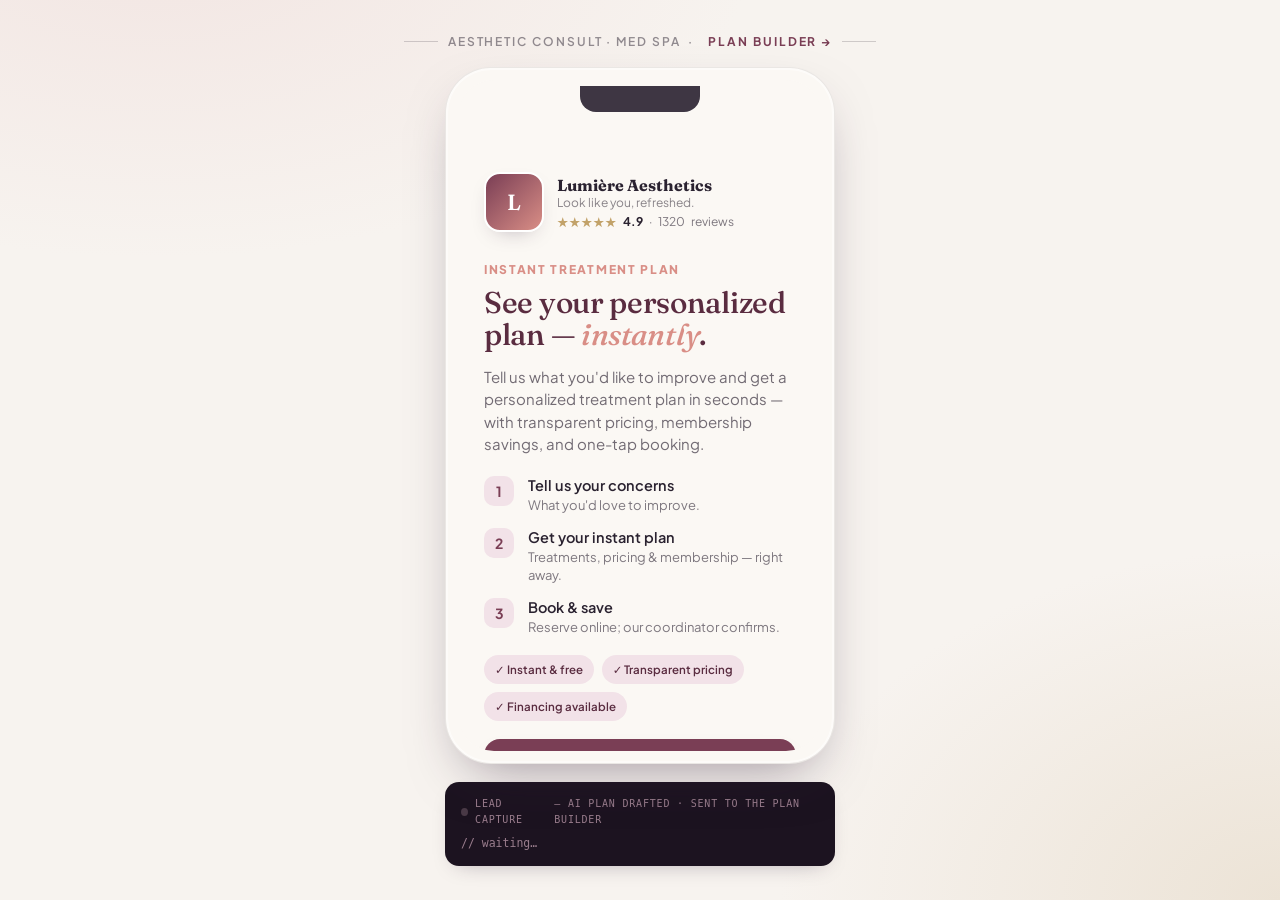
<file: aesthetic/medspa/patient/index.html>
<!DOCTYPE html>
<html lang="en">
<head>
<meta charset="UTF-8">
<meta name="viewport" content="width=device-width, initial-scale=1.0">
<title>Aesthetic Consult — Med Spa Plan</title>
<link rel="preconnect" href="https://fonts.googleapis.com">
<link rel="preconnect" href="https://fonts.gstatic.com" crossorigin>
<link href="https://fonts.googleapis.com/css2?family=Fraunces:ital,opsz,wght@0,9..144,400;0,9..144,500;0,9..144,600;1,9..144,500&family=Plus+Jakarta+Sans:wght@400;500;600;700&display=swap" rel="stylesheet">
<link rel="stylesheet" href="../../patient/styles.css">
<style>
  :root{ --plum:#7A3E55; --plum-deep:#5A2C40; --plum-soft:#F2E2E8; --rose:#D98E86; }
  .doc .av,.ava-sm,.conf-av{background:linear-gradient(135deg,#7A3E55,#D98E86)!important}
  /* instant plan */
  .planbox{margin-top:8px;border:1px solid var(--line);border-radius:16px;overflow:hidden}
  .planhd{background:var(--plum);color:#fff;padding:13px 15px;font-weight:700;font-size:14px;display:flex;justify-content:space-between;align-items:center}
  .planhd .ai{font-size:10px;font-weight:700;letter-spacing:.06em;text-transform:uppercase;color:#fff;background:rgba(255,255,255,.2);padding:3px 8px;border-radius:7px}
  .plan-l{display:flex;justify-content:space-between;gap:10px;padding:11px 15px;border-bottom:1px solid var(--line);font-size:14px}
  .plan-l .q{font-size:11.5px;color:rgba(42,34,48,.5)}
  .plan-l b{color:var(--plum-deep)}
  .plan-sum{padding:13px 15px;background:var(--plum-soft)}
  .plan-sum .r{display:flex;justify-content:space-between;font-size:13.5px;padding:3px 0}
  .plan-sum .r.big{font-weight:800;font-size:16px;color:var(--plum-deep);border-top:1px solid rgba(122,62,85,.2);margin-top:5px;padding-top:7px}
  .plan-sum .disc{color:#2F7E58;font-weight:700}
  .memcard{margin-top:14px;background:var(--rose-soft, #F7E4E0);border-radius:14px;padding:14px 15px}
  .memcard b{font-family:var(--display);font-size:15px;color:var(--plum-deep)}
  .memcard ul{margin:7px 0 0 16px;font-size:12.5px;color:rgba(42,34,48,.7);line-height:1.55}
  .finchips{display:flex;gap:7px;flex-wrap:wrap;margin-top:12px}
  .finchips span{font-size:11.5px;font-weight:700;color:var(--plum-deep);background:var(--plum-soft);padding:6px 10px;border-radius:99px}
  .qchip-row{display:flex;flex-wrap:wrap;gap:8px;margin-top:14px}
  .qchip{border:1.5px solid var(--line);background:#fff;border-radius:12px;padding:9px 13px;font-size:13px;font-weight:600;cursor:pointer}
  .qchip.on{background:var(--plum);color:#fff;border-color:var(--plum)}
</style>
</head>
<body>

<div class="stage-label">Aesthetic Consult · Med Spa &nbsp;·&nbsp; <a href="../">Plan Builder →</a></div>

<div class="phone"><div class="screen-wrap">
  <div class="progress hidden" id="progress"><button class="back invis" id="backBtn" onclick="goBack()">‹</button><div class="bar"><i id="barFill"></i></div></div>

  <!-- WELCOME -->
  <section class="screen active" data-key="welcome">
    <div class="doc"><div class="av" id="spaAv">L</div><div class="meta"><b id="spaName">Lumière Aesthetics</b><span class="role" id="spaTag">Look like you, refreshed.</span><span class="stars"><span class="s">★★★★★</span><b id="spaRating">4.9</b> · <span id="spaReviews">1320</span> reviews</span></div></div>
    <div class="eyebrow" style="margin-top:16px">Instant treatment plan</div>
    <h1>See your personalized plan — <em>instantly</em>.</h1>
    <p class="sub">Tell us what you'd like to improve and get a personalized treatment plan in seconds — with transparent pricing, membership savings, and one-tap booking.</p>
    <div class="steps">
      <div class="step"><div class="n">1</div><div><b>Tell us your concerns</b><p>What you'd love to improve.</p></div></div>
      <div class="step"><div class="n">2</div><div><b>Get your instant plan</b><p>Treatments, pricing & membership — right away.</p></div></div>
      <div class="step"><div class="n">3</div><div><b>Book &amp; save</b><p>Reserve online; our coordinator confirms.</p></div></div>
    </div>
    <div class="trust"><span class="pill">✓ Instant &amp; free</span><span class="pill">✓ Transparent pricing</span><span class="pill">✓ Financing available</span></div>
    <button class="cta" onclick="next()">Build my plan</button>
  </section>

  <!-- CONCERNS -->
  <section class="screen" data-key="concerns">
    <div class="eyebrow">Step 1 · Your concerns</div>
    <h1>What would you love to <em>improve?</em></h1>
    <p class="sub">Pick anything that applies — we'll build a plan around it.</p>
    <div class="chips" id="concernChips"></div>
    <div class="ordiv">anything specific?</div>
    <div class="gtext"><textarea id="goalText" placeholder="In your own words…"></textarea></div>
    <div class="eyebrow" style="margin-top:18px">How soon?</div>
    <div class="qchip-row" id="timeChips"></div>
    <div class="grow"></div>
    <button class="cta" id="concernCta" onclick="next()" disabled>Continue</button>
  </section>

  <!-- AREAS (qualification → accurate estimate) -->
  <section class="screen" data-key="areas">
    <div class="eyebrow">Step 2 · Treatment areas</div>
    <h1>Where would you like to <em>focus?</em></h1>
    <p class="sub">Pick the areas that bother you — this makes your estimate accurate. Adjust anything; nothing's final.</p>
    <div id="areaGroups"></div>
    <div class="grow"></div>
    <button class="cta" id="areaCta" onclick="next()" disabled>See my plan ✨</button>
  </section>

  <!-- PLAN (instant reward) -->
  <section class="screen" data-key="plan">
    <div class="eyebrow">✨ Your personalized plan</div>
    <h1 id="planHead">Here's your <em>plan</em></h1>
    <p class="sub">Built instantly from your concerns. Save it to lock in member pricing and book.</p>
    <div id="planRender"></div>
    <div class="grow"></div>
    <button class="cta" onclick="next()">Save my plan &amp; book →</button>
  </section>

  <!-- CONTACT -->
  <section class="screen" data-key="contact">
    <div class="eyebrow">Last step</div>
    <h1>Where should we send <em>your plan?</em></h1>
    <p class="sub">We'll text your plan + a booking link. Our coordinator confirms the details.</p>
    <div class="field"><label>First name</label><input id="fname" placeholder="Jordan" oninput="validateForm()"></div>
    <div class="field"><label>Email</label><input id="email" type="email" placeholder="you@email.com" oninput="validateForm()"></div>
    <div class="field"><label>Phone</label><input id="phone" placeholder="(555) 000-0000" oninput="validateForm()"></div>
    <div class="privacy"><span class="lk">🔒</span><span>No spam — just your plan and a way to book.</span></div>
    <div class="grow"></div>
    <button class="cta" id="submitCta" onclick="submitForm()" disabled>Get my plan &amp; booking link</button>
  </section>

  <!-- CONFIRM -->
  <section class="screen confirm" data-key="confirm">
    <div class="confetti" id="confetti"></div>
    <div class="conf-av"><span id="spaAvConf">L</span><div class="tick">✓</div></div>
    <h1>You're set, <em id="confName">there</em>!</h1>
    <p class="sub">Your plan is on its way. <span id="bookerName">Our coordinator</span> will text you a link to book and answer any questions.</p>
    <div class="next">
      <div class="item"><div class="d"></div><div><b>Your plan + pricing — sent now</b><p>Treatments, member savings and financing options.</p></div></div>
      <div class="item"><div class="d"></div><div><b>Book in a tap</b><p>Reserve online; we'll confirm your appointment.</p></div></div>
    </div>
    <div class="grow"></div>
    <button class="cta ghost" onclick="restart()">↺ Restart demo</button>
  </section>

</div></div>

<div class="devnote" id="devnote"><div class="h"><span class="dot"></span> Lead capture <span class="muted">— AI plan drafted · sent to the Plan Builder</span></div><div id="devbody"><span class="muted">// waiting…</span></div></div>

<script src="../store.js"></script>
<script src="app.js"></script>
</body>
</html>
</file>
<file: shared/tokens.css>
/* Virtual Consult — shared design tokens (kept in sync with the patient prototype) */
:root{
  --cream:#F6F1E9;
  --cream-2:#EFE7DA;
  --ink:#1E2A2A;
  --teal:#0E5450;
  --teal-deep:#0A3F3C;
  --teal-soft:#E3EEEC;
  --coral:#E8775B;
  --coral-soft:#F6E0D8;
  --gold:#C9A24B;
  --line:rgba(30,42,42,.10);
  --shadow:0 18px 50px -18px rgba(14,84,80,.45);
  --shadow-sm:0 6px 18px -8px rgba(14,84,80,.35);
  --r:22px;
  --display:'Fraunces',Georgia,serif;
  --body:'Plus Jakarta Sans',system-ui,sans-serif;

  /* status + heat colors */
  --hot:#E8775B; --hot-soft:#F6E0D8;
  --warm:#C9A24B; --warm-soft:#F3E9CF;
  --cold:#7E8C8A; --cold-soft:#E7ECEB;
  --ok:#2C9A7E;  --ok-soft:#DCF0E9;
}
</file>
<file: directory/styles.css>
*{box-sizing:border-box;margin:0;padding:0}
body{font-family:var(--body);color:var(--ink);background:#F4F0E8;min-height:100vh}
a{color:inherit}
h1{font-family:var(--display);font-weight:500;letter-spacing:-.01em}
h2{font-family:var(--display);font-weight:500;color:var(--teal-deep)}
.muted{color:rgba(30,42,42,.55);font-size:13.5px}

/* top bar */
.topbar{position:sticky;top:0;z-index:30;display:flex;align-items:center;gap:24px;padding:13px 26px;
  background:var(--teal-deep);color:#fff;box-shadow:0 6px 24px -12px rgba(0,0,0,.5)}
.brand{font-weight:800;font-size:18px;display:flex;align-items:center;gap:9px;text-decoration:none}
.brand .logo{color:var(--gold);font-size:22px}
.topnav{margin-left:auto;display:flex;gap:6px}
.topnav a{color:rgba(255,255,255,.72);font-weight:600;font-size:13.5px;padding:8px 13px;border-radius:9px;text-decoration:none;transition:.15s}
.topnav a:hover{background:rgba(255,255,255,.1);color:#fff}
.topnav a.cur{background:rgba(255,255,255,.16);color:#fff}

/* hero */
.hero{background:
  radial-gradient(900px 500px at 12% -10%,#16635E 0,transparent 60%),
  radial-gradient(800px 500px at 100% 120%,#0A3F3C 0,transparent 55%),
  var(--teal-deep);color:#fff;padding:54px 26px 60px}
.hero-in{max-width:880px;margin:0 auto;text-align:center}
.hero .eyebrow{font-size:12.5px;letter-spacing:.16em;text-transform:uppercase;color:var(--gold);font-weight:700;margin-bottom:14px}
.hero h1{font-size:42px;line-height:1.08;max-width:760px;margin:0 auto}
.hero h1 em{font-style:italic;color:var(--coral)}
.hero p{font-size:17px;line-height:1.5;color:rgba(255,255,255,.82);max-width:600px;margin:18px auto 0}
.hero-cta{display:flex;gap:12px;justify-content:center;flex-wrap:wrap;margin-top:28px}
.hero-trust{margin-top:26px;display:flex;gap:22px;justify-content:center;flex-wrap:wrap;font-size:13px;color:rgba(255,255,255,.72);font-weight:600}

/* buttons */
.cta-d{background:var(--teal);color:#fff;border:none;font-family:var(--body);font-weight:700;font-size:14px;
  padding:12px 18px;border-radius:12px;cursor:pointer;transition:.15s;display:inline-flex;align-items:center;gap:8px;text-decoration:none}
.cta-d:hover{background:#0c4b47}
.cta-d.big{font-size:16px;padding:15px 26px;border-radius:14px}
.ghost-d{background:rgba(255,255,255,.1);color:#fff;border:1.5px solid rgba(255,255,255,.3)}
.ghost-d:hover{background:rgba(255,255,255,.18)}
.coral-d{background:var(--coral)} .coral-d:hover{background:#D6624A}

/* search bar */
.searchbar{background:#fff;border-bottom:1px solid var(--line);padding:16px 26px;position:sticky;top:52px;z-index:20;box-shadow:0 4px 16px -12px rgba(0,0,0,.3)}
.sb-in{max-width:1180px;margin:0 auto;display:flex;gap:12px;flex-wrap:wrap;align-items:center}
.sb-field{display:flex;align-items:center;gap:9px;border:1.5px solid var(--line);border-radius:12px;padding:9px 13px;background:#fff;flex:1;min-width:180px}
.sb-field .ic{font-size:15px}
.sb-field input[type=text],.sb-field input:not([type]){border:none;outline:none;font-family:var(--body);font-size:14px;flex:1;background:transparent;color:var(--ink)}
.sb-field.loc{flex:1.4}
.useloc{border:none;background:var(--teal-soft);color:var(--teal-deep);font-weight:700;font-size:11.5px;padding:6px 10px;border-radius:8px;cursor:pointer;white-space:nowrap}
.useloc:hover{background:#d3e6e2}
.sb-field.dist{flex:none;flex-direction:column;align-items:flex-start;gap:3px;min-width:170px}
.sb-field.dist label{font-size:11.5px;color:rgba(30,42,42,.55);font-weight:600}
.sb-field.dist label b{color:var(--teal-deep)}
.sb-field.dist input[type=range]{width:150px;accent-color:var(--teal)}
.sb-field select{border:none;outline:none;font-family:var(--body);font-weight:600;font-size:14px;background:transparent;cursor:pointer}
.sb-field label{font-size:11.5px;color:rgba(30,42,42,.55);font-weight:600}
.goalfilters{max-width:1180px;margin:12px auto 0;display:flex;flex-wrap:wrap;gap:8px}
.gf{border:1.5px solid var(--line);background:#fff;border-radius:99px;padding:7px 13px;font-size:12.5px;font-weight:600;color:var(--ink);cursor:pointer;transition:.15s}
.gf:hover{border-color:var(--teal)}
.gf.on{background:var(--teal);color:#fff;border-color:var(--teal)}

/* layout */
.layout{max-width:1180px;margin:0 auto;padding:26px;display:grid;grid-template-columns:1fr 360px;gap:24px;align-items:start}
.reshead{margin-bottom:16px}
.reshead h2{font-size:22px}
.doclist{display:flex;flex-direction:column;gap:14px}

/* doctor card */
.doc{display:flex;gap:16px;background:#fff;border:1px solid var(--line);border-radius:18px;padding:18px;
  box-shadow:0 4px 14px -10px rgba(14,84,80,.3);transition:.15s}
.doc:hover{border-color:var(--teal);transform:translateY(-2px);box-shadow:var(--shadow-sm)}
.doc.featured{border-color:var(--gold);box-shadow:0 6px 20px -10px rgba(201,162,75,.5)}
.doc .ava{width:74px;height:74px;border-radius:16px;flex:none;display:grid;place-items:center;color:#fff;font-weight:800;font-size:24px}
.doc .body{flex:1;min-width:0}
.doc .nm{display:flex;align-items:center;gap:9px;flex-wrap:wrap}
.doc .nm b{font-size:17px;font-weight:700}
.doc .nm .cred{font-size:12px;color:rgba(30,42,42,.5);font-weight:600}
.verified{display:inline-flex;align-items:center;gap:4px;font-size:10.5px;font-weight:800;color:#1F6E58;background:var(--ok-soft);
  padding:3px 8px;border-radius:99px;cursor:help}
.feat-badge{font-size:10px;font-weight:800;color:#8A6A12;background:var(--warm-soft);padding:3px 8px;border-radius:99px;text-transform:uppercase;letter-spacing:.04em}
.doc .spec{font-size:13px;color:rgba(30,42,42,.6);margin-top:3px}
.doc .where{font-size:12.5px;color:rgba(30,42,42,.55);margin-top:5px;display:flex;gap:12px;flex-wrap:wrap}
.doc .where .dist{color:var(--teal-deep);font-weight:700}
.stars{color:var(--gold);font-size:13px;letter-spacing:1px}
.rate b{font-weight:700}
.resp{display:inline-flex;align-items:center;gap:5px;font-size:11.5px;font-weight:700;color:var(--teal-deep);background:var(--teal-soft);padding:4px 9px;border-radius:99px;margin-top:8px}
.resp.fast{background:var(--ok-soft);color:#1F6E58}
.gtags{margin-top:10px;display:flex;flex-wrap:wrap;gap:6px}
.gt{font-size:11px;font-weight:600;color:var(--teal-deep);background:var(--teal-soft);padding:3px 8px;border-radius:7px}
.doc .right{display:flex;flex-direction:column;align-items:flex-end;justify-content:space-between;gap:10px;flex:none}
.doc .fin{font-size:11.5px;color:rgba(30,42,42,.55);text-align:right}
.doc .fin b{display:block;font-size:15px;color:var(--teal-deep);font-family:var(--display)}
.doc .btns{display:flex;flex-direction:column;gap:7px;width:150px}
.doc .btns .cta-d{justify-content:center;font-size:13px;padding:10px 12px}
.viewbtn{background:transparent;color:var(--teal);border:1.5px solid var(--line)}
.viewbtn:hover{background:var(--teal-soft)}

/* map */
.mapcol{position:sticky;top:150px;display:flex;flex-direction:column;gap:16px}
.map{position:relative;aspect-ratio:1/1;border-radius:18px;overflow:hidden;border:1px solid var(--line);
  background:
   linear-gradient(rgba(14,84,80,.06) 1px,transparent 1px) 0 0/40px 40px,
   linear-gradient(90deg,rgba(14,84,80,.06) 1px,transparent 1px) 0 0/40px 40px,
   radial-gradient(120% 120% at 30% 20%,#E7EFEC 0,#DCE8E5 60%,#CFE0DC 100%);
  box-shadow:0 4px 14px -10px rgba(14,84,80,.3)}
.maplabel{position:absolute;top:12px;left:12px;font-size:11px;font-weight:700;color:var(--teal-deep);background:rgba(255,255,255,.85);padding:5px 10px;border-radius:8px;z-index:3}
.pin{position:absolute;transform:translate(-50%,-100%);z-index:2;cursor:pointer;transition:.15s}
.pin .dot{width:26px;height:26px;border-radius:50% 50% 50% 2px;background:var(--teal);transform:rotate(45deg);
  box-shadow:0 3px 8px rgba(0,0,0,.3);border:2px solid #fff;display:grid;place-items:center}
.pin .dot i{transform:rotate(-45deg);color:#fff;font-size:11px;font-weight:800;font-style:normal}
.pin.featured .dot{background:var(--gold)}
.pin.you .dot{background:var(--coral);width:18px;height:18px}
.pin:hover{z-index:5}
.pin:hover .dot{transform:rotate(45deg) scale(1.15)}
.pin .tip{position:absolute;bottom:130%;left:50%;transform:translateX(-50%);background:var(--ink);color:#fff;font-size:11px;font-weight:600;padding:5px 9px;border-radius:7px;white-space:nowrap;opacity:0;pointer-events:none;transition:.15s}
.pin:hover .tip{opacity:1}

.howloop{background:#fff;border:1px solid var(--line);border-radius:16px;padding:18px 20px}
.howloop b{font-family:var(--display);font-weight:500;font-size:16px;color:var(--teal-deep)}
.howloop ol{margin:12px 0 0 18px;padding:0}
.howloop li{font-size:13px;color:rgba(30,42,42,.66);margin-bottom:7px;line-height:1.4}

/* modal */
.modal{position:fixed;inset:0;background:rgba(10,30,28,.55);z-index:50;display:none;align-items:center;justify-content:center;padding:24px}
.modal.show{display:flex}
.modal-card{background:#fff;border-radius:20px;width:min(560px,96vw);max-height:92vh;overflow-y:auto;box-shadow:var(--shadow);position:relative}
.modal-x{position:absolute;top:16px;right:18px;background:rgba(255,255,255,.25);border:none;color:#fff;width:32px;height:32px;border-radius:50%;font-size:16px;cursor:pointer;z-index:5}
.prof-top{padding:26px;color:#fff;display:flex;gap:18px;align-items:center}
.prof-top .ava{width:84px;height:84px;border-radius:18px;background:rgba(255,255,255,.18);display:grid;place-items:center;font-weight:800;font-size:30px;flex:none}
.prof-top h3{font-family:var(--display);font-weight:500;font-size:24px}
.prof-top .sub{font-size:13.5px;opacity:.85;margin-top:3px}
.prof-top .badges{margin-top:9px;display:flex;gap:8px;flex-wrap:wrap}
.prof-body{padding:24px}
.prof-stats{display:grid;grid-template-columns:repeat(3,1fr);gap:12px;margin-bottom:20px}
.pstat{background:var(--cream);border-radius:12px;padding:13px;text-align:center}
.pstat .big{font-family:var(--display);font-size:22px;color:var(--teal-deep)}
.pstat .l{font-size:11px;color:rgba(30,42,42,.55);margin-top:3px}
.prof-body h4{font-size:12px;text-transform:uppercase;letter-spacing:.06em;color:rgba(30,42,42,.45);font-weight:700;margin:18px 0 9px}
.ba-row{display:flex;gap:10px}
.ba-mini{flex:1;border-radius:12px;overflow:hidden;position:relative;aspect-ratio:4/3;background:#ddd}
.ba-mini canvas{width:100%;height:100%;display:block}
.ba-mini .tag{position:absolute;bottom:6px;left:6px;font-size:10px;font-weight:700;color:#fff;background:rgba(0,0,0,.5);padding:2px 7px;border-radius:6px}
.prof-cta{margin-top:22px;display:flex;flex-direction:column;gap:8px}
.prof-cta .cta-d{justify-content:center}
.npi-line{font-size:11px;color:rgba(30,42,42,.45);margin-top:14px;text-align:center;line-height:1.5}

.empty{text-align:center;padding:50px 20px;color:rgba(30,42,42,.5)}

@media(max-width:860px){
  .layout{grid-template-columns:1fr}
  .mapcol{position:static;order:-1}
  .map{aspect-ratio:16/9}
  .hero h1{font-size:32px}
  .doc{flex-wrap:wrap}
  .doc .right{flex-direction:row;width:100%;align-items:center}
  .doc .btns{flex-direction:row;width:auto;flex:1}
}
</file>
<file: doctor/styles.css>
*{box-sizing:border-box;margin:0;padding:0}
body{
  font-family:var(--body);
  background:#F4F0E8;
  color:var(--ink);
  min-height:100vh;
}
h2{font-family:var(--display);font-weight:500;font-size:26px;color:var(--teal-deep)}
h3{font-family:var(--display);font-weight:500;font-size:18px;color:var(--teal-deep);margin-bottom:4px}
.muted{color:rgba(30,42,42,.55);font-size:13.5px}
.small{font-size:12px}

/* ---- top bar ---- */
.topbar{
  position:sticky;top:0;z-index:20;display:flex;align-items:center;gap:24px;
  padding:14px 26px;background:var(--teal-deep);color:#fff;
  box-shadow:0 6px 24px -12px rgba(0,0,0,.5);
}
.brand{font-weight:800;font-size:18px;display:flex;align-items:center;gap:9px;letter-spacing:-.01em}
.brand .logo{color:var(--gold);font-size:22px}
.brand-sub{font-weight:500;font-size:12px;opacity:.6;letter-spacing:.04em;text-transform:uppercase;margin-left:2px}
.nav{display:flex;gap:6px;margin-left:8px}
.navbtn{background:transparent;border:none;color:rgba(255,255,255,.7);font-family:var(--body);font-weight:600;
  font-size:14px;padding:8px 14px;border-radius:10px;cursor:pointer;display:flex;align-items:center;gap:8px;transition:.15s}
.navbtn:hover{background:rgba(255,255,255,.08);color:#fff}
.navbtn.active{background:rgba(255,255,255,.14);color:#fff}
.badge-count{background:var(--coral);color:#fff;font-size:11px;font-weight:700;border-radius:99px;padding:1px 7px;min-width:18px;text-align:center}
.topright{margin-left:auto;display:flex;align-items:center;gap:16px}
.rolepick{display:flex;align-items:center;gap:8px;font-size:12px;color:rgba(255,255,255,.7)}
.rolepick select{font-family:var(--body);font-weight:600;font-size:13px;border:none;border-radius:9px;padding:7px 10px;
  background:rgba(255,255,255,.14);color:#fff;cursor:pointer}
.rolepick select option{color:#000}
.linkbtn{background:transparent;border:1px solid rgba(255,255,255,.25);color:#fff;font-family:var(--body);
  font-weight:600;font-size:12.5px;padding:7px 12px;border-radius:9px;cursor:pointer;text-decoration:none;transition:.15s}
.linkbtn:hover{background:rgba(255,255,255,.12)}

/* ---- views ---- */
.view{max-width:1120px;margin:0 auto;padding:28px 26px 80px}
.view-head{display:flex;align-items:flex-end;justify-content:space-between;gap:20px;margin-bottom:20px;flex-wrap:wrap}

/* ---- filters ---- */
.filters{display:flex;flex-wrap:wrap;gap:8px}
.chipf{border:1.5px solid var(--line);background:#fff;border-radius:99px;padding:8px 13px;font-size:12.5px;
  font-weight:600;color:var(--ink);cursor:pointer;transition:.15s}
.chipf:hover{border-color:var(--teal)}
.chipf.active{background:var(--teal);color:#fff;border-color:var(--teal)}

/* ---- lead list ---- */
.lead-list{display:flex;flex-direction:column;gap:12px}
.lead{display:flex;align-items:center;gap:16px;background:#fff;border:1px solid var(--line);border-radius:16px;
  padding:14px 18px;cursor:pointer;transition:.15s;box-shadow:0 4px 14px -10px rgba(14,84,80,.3)}
.lead:hover{border-color:var(--teal);transform:translateY(-1px);box-shadow:var(--shadow-sm)}
.lead .ava{width:52px;height:52px;border-radius:13px;flex:none;display:grid;place-items:center;
  font-weight:800;font-size:18px;color:#fff;background:linear-gradient(135deg,var(--teal),var(--teal-deep));overflow:hidden}
.lead .ava img{width:100%;height:100%;object-fit:cover}
.lead .main{flex:1;min-width:0}
.lead .name{font-weight:700;font-size:15.5px;display:flex;align-items:center;gap:9px}
.lead .goals{margin-top:5px;display:flex;flex-wrap:wrap;gap:6px}
.gtag{font-size:11px;font-weight:600;color:var(--teal-deep);background:var(--teal-soft);padding:3px 8px;border-radius:7px}
.lead .meta-row{margin-top:6px;display:flex;gap:14px;font-size:11.5px;color:rgba(30,42,42,.5);flex-wrap:wrap}
.lead .right{display:flex;flex-direction:column;align-items:flex-end;gap:8px;flex:none;text-align:right}

/* heat + status pills */
.heat{font-size:10.5px;font-weight:800;letter-spacing:.04em;text-transform:uppercase;padding:4px 9px;border-radius:99px}
.heat.hot{background:var(--hot-soft);color:#B6442A}
.heat.warm{background:var(--warm-soft);color:#8A6A12}
.heat.cold{background:var(--cold-soft);color:#566261}
.heat.done{background:var(--ok-soft);color:#1F6E58}
.statp{font-size:11px;font-weight:700;color:#fff;background:var(--teal);padding:4px 10px;border-radius:99px}
.statp[data-s="new"]{background:#5B7A76}
.statp[data-s="in_review"]{background:var(--gold)}
.statp[data-s="recorded"]{background:#6A8C87}
.statp[data-s="sent"]{background:var(--teal)}
.statp[data-s="viewed"]{background:#2C7D78}
.statp[data-s="booked"]{background:var(--ok)}
.statp[data-s="no_response"]{background:#9aa3a1}
.sla{font-size:11.5px;font-weight:700}
.sla.ok{color:var(--ok)} .sla.warn{color:#B6892A} .sla.over{color:var(--coral)}
.srcb{font-size:10.5px;font-weight:700;color:#566261;background:#EDE7DB;border-radius:6px;padding:2px 7px;text-transform:capitalize}
.assignee{font-size:11px;color:rgba(30,42,42,.5)}

/* ---- metrics ---- */
.metrics{display:grid;grid-template-columns:repeat(auto-fit,minmax(180px,1fr));gap:14px;margin-bottom:22px}
.metric{background:#fff;border:1px solid var(--line);border-radius:16px;padding:18px 20px;box-shadow:0 4px 14px -10px rgba(14,84,80,.3)}
.metric .big{font-family:var(--display);font-size:34px;color:var(--teal-deep);line-height:1}
.metric .lbl{font-size:12px;color:rgba(30,42,42,.55);margin-top:8px;font-weight:600}
.metric.alert .big{color:var(--coral)}

.panel{background:#fff;border:1px solid var(--line);border-radius:16px;padding:22px 24px;box-shadow:0 4px 14px -10px rgba(14,84,80,.3)}
.funnel{width:100%;border-collapse:collapse;margin-top:14px}
.funnel th,.funnel td{text-align:left;padding:11px 10px;font-size:13.5px;border-bottom:1px solid var(--line)}
.funnel th{font-size:11px;text-transform:uppercase;letter-spacing:.06em;color:rgba(30,42,42,.45);font-weight:700}
.funnel td.src{font-weight:700;text-transform:capitalize}
.funnel .barcell{min-width:160px}
.fbar{height:8px;border-radius:99px;background:var(--cream-2);overflow:hidden;margin-top:5px}
.fbar > i{display:block;height:100%;border-radius:99px}
.conv{font-weight:700;color:var(--teal-deep)}

/* ---- drawer (consult workspace) ---- */
.scrim{position:fixed;inset:0;background:rgba(10,30,28,.45);opacity:0;pointer-events:none;transition:.25s;z-index:30}
.scrim.show{opacity:1;pointer-events:auto}
.drawer{position:fixed;top:0;right:0;height:100vh;width:min(720px,96vw);background:#F7F3EC;z-index:40;
  transform:translateX(102%);transition:transform .32s cubic-bezier(.5,0,.2,1);overflow-y:auto;box-shadow:-20px 0 50px -20px rgba(0,0,0,.4)}
.drawer.show{transform:translateX(0)}
.dr-head{position:sticky;top:0;background:var(--teal-deep);color:#fff;padding:18px 24px;display:flex;align-items:center;gap:14px;z-index:2}
.dr-head .ava{width:48px;height:48px;border-radius:12px;background:rgba(255,255,255,.14);display:grid;place-items:center;font-weight:800;overflow:hidden;flex:none}
.dr-head .ava img{width:100%;height:100%;object-fit:cover}
.dr-head .t b{font-size:17px;font-weight:700;display:block}
.dr-head .t span{font-size:12px;opacity:.7}
.dr-head .x{margin-left:auto;background:rgba(255,255,255,.12);border:none;color:#fff;width:34px;height:34px;
  border-radius:50%;font-size:17px;cursor:pointer}
.dr-body{padding:22px 24px 60px;display:flex;flex-direction:column;gap:18px}

.card{background:#fff;border:1px solid var(--line);border-radius:14px;padding:16px 18px}
.card > .ct{font-size:11px;text-transform:uppercase;letter-spacing:.08em;color:rgba(30,42,42,.45);font-weight:700;margin-bottom:12px;display:flex;align-items:center;justify-content:space-between}
.photos{display:flex;gap:12px}
.photos .p{flex:1;aspect-ratio:3/4;border-radius:12px;overflow:hidden;background:linear-gradient(135deg,#EAD9C9,#C9A98F);
  position:relative;display:grid;place-items:center;color:rgba(255,255,255,.85);font-size:30px}
.photos .p img{position:absolute;inset:0;width:100%;height:100%;object-fit:cover}
.photos .p .cap{position:absolute;left:8px;bottom:8px;font-size:10.5px;font-weight:700;color:#fff;text-shadow:0 1px 3px rgba(0,0,0,.5)}

.kv{display:flex;flex-direction:column;gap:11px}
.kv .row .k{font-size:11px;text-transform:uppercase;letter-spacing:.05em;color:rgba(30,42,42,.45);font-weight:700}
.kv .row .v{font-size:14px;margin-top:3px;line-height:1.45}
.kv .row .v.quote{font-style:italic;color:var(--teal-deep);background:var(--teal-soft);border-radius:9px;padding:9px 12px}

/* AI script */
.script{background:#0E1413;border-radius:12px;padding:4px;position:relative}
.scriptline{display:flex;gap:12px;padding:10px 12px;border-bottom:1px solid rgba(255,255,255,.06)}
.scriptline:last-child{border-bottom:none}
.scriptline .cue{font-size:10px;font-weight:800;letter-spacing:.04em;text-transform:uppercase;color:var(--gold);
  width:104px;flex:none;padding-top:2px}
.scriptline .tx{font-size:13.5px;color:#E7EFEC;line-height:1.5}
.scripttools{display:flex;gap:8px;margin-top:12px}

/* buttons (doctor) */
.cta-d{background:var(--teal);color:#fff;border:none;font-family:var(--body);font-weight:700;font-size:14px;
  padding:12px 18px;border-radius:12px;cursor:pointer;transition:.15s;display:inline-flex;align-items:center;gap:8px}
.cta-d:hover{background:var(--teal-deep)}
.cta-d:disabled{background:#C9CCC9;cursor:not-allowed}
.ghost-d{background:transparent;color:var(--teal);border:1.5px solid var(--line)}
.ghost-d:hover{background:var(--teal-soft);border-color:var(--teal)}
.btnrow{display:flex;gap:10px;flex-wrap:wrap}
.coral-d{background:var(--coral)} .coral-d:hover{background:#D6624A}

/* tags / notes / assign */
.tagrow{display:flex;flex-wrap:wrap;gap:8px}
.tagb{font-size:12px;font-weight:600;border:1.5px solid var(--line);background:#fff;border-radius:99px;padding:6px 12px;cursor:pointer;transition:.15s}
.tagb.on{background:var(--coral);color:#fff;border-color:var(--coral)}
.noteform{display:flex;gap:8px;margin-top:10px}
.noteform input{flex:1;border:1.5px solid var(--line);border-radius:10px;padding:10px 12px;font-family:var(--body);font-size:13.5px}
.noteform input:focus{outline:none;border-color:var(--teal)}
.note{font-size:13px;background:var(--cream);border-radius:10px;padding:9px 12px;margin-top:8px}
.note .nmeta{font-size:11px;color:rgba(30,42,42,.45);margin-top:3px}
.assignsel{width:100%;border:1.5px solid var(--line);border-radius:10px;padding:10px 12px;font-family:var(--body);font-size:14px;background:#fff;cursor:pointer}
.statusflow{display:flex;align-items:center;gap:6px;flex-wrap:wrap;margin-top:4px}
.stp{font-size:11px;font-weight:700;padding:5px 10px;border-radius:99px;background:var(--cream-2);color:rgba(30,42,42,.5)}
.stp.done{background:var(--ok-soft);color:#1F6E58}
.stp.cur{background:var(--teal);color:#fff}
.stp .arr{opacity:.4}

/* ---- modals ---- */
.modal{position:fixed;inset:0;background:rgba(10,30,28,.55);z-index:50;display:none;align-items:center;justify-content:center;padding:24px}
.modal.show{display:flex}
.modal-card{background:#fff;border-radius:20px;max-height:92vh;overflow-y:auto;box-shadow:var(--shadow)}
/* ---- Consult Studio (full-screen presentation recorder) ---- */
.studio-fs{position:fixed;inset:0;z-index:60;background:#0c100f;display:none;flex-direction:column}
.studio-fs.show{display:flex}
.sfs-top{display:flex;align-items:center;gap:18px;padding:12px 20px;background:#0a0f0e;border-bottom:1px solid rgba(255,255,255,.08);color:#fff}
.sfs-title{font-weight:800;font-size:16px;display:flex;align-items:center;gap:10px}
.sfs-title span{font-weight:600;font-size:13px;opacity:.6}
.sfs-top .linkbtn{margin-left:auto}
.seg-group{display:flex;background:rgba(255,255,255,.08);border-radius:10px;padding:3px}
.seg{background:transparent;border:none;color:rgba(255,255,255,.7);font-family:var(--body);font-weight:700;font-size:12.5px;padding:7px 13px;border-radius:8px;cursor:pointer;transition:.15s}
.seg.on{background:rgba(255,255,255,.18);color:#fff}

.sfs-body{flex:1;display:flex;min-height:0}
.sfs-slides{width:184px;flex:none;background:#11181700;border-right:1px solid rgba(255,255,255,.08);padding:14px 12px;overflow-y:auto;display:flex;flex-direction:column}
.sfs-stage{flex:1;min-width:0;display:flex;flex-direction:column;padding:16px;gap:10px}
.sfs-panel{width:312px;flex:none;background:#F7F3EC;border-left:1px solid var(--line);display:flex;flex-direction:column;min-height:0}

.stage-wrap{flex:1;min-height:0;position:relative;background:#000;border-radius:14px;overflow:hidden;display:flex;align-items:center;justify-content:center}
#stage{max-width:100%;max-height:100%;width:auto;height:auto;display:block}
.stage-wrap video{display:none}            /* hidden source; composited into the canvas */
.stage-wrap video.review{display:block;position:absolute;inset:0;width:100%;height:100%;object-fit:contain;background:#000;z-index:2}
.teleprompter{position:absolute;left:0;right:0;bottom:0;max-height:42%;overflow-y:auto;padding:16px 20px;
  background:linear-gradient(transparent,rgba(0,0,0,.82) 42%);color:#fff;font-size:16px;line-height:1.5;font-weight:500;pointer-events:none;z-index:3}
.teleprompter.off{display:none}
.teleprompter .tl b{color:var(--gold);font-size:10px;text-transform:uppercase;letter-spacing:.05em;display:block;margin-bottom:3px}
.rec-dot{position:absolute;top:14px;left:14px;background:rgba(0,0,0,.55);color:#FF6B6B;font-weight:800;font-size:13px;padding:6px 12px;border-radius:99px;z-index:4}
.slide-nav{display:flex;align-items:center;gap:8px;color:#cfe;font-size:12.5px}
.slide-nav .spacer{flex:1}
.snav{background:rgba(255,255,255,.1);border:none;color:#fff;font-family:var(--body);font-weight:600;font-size:12.5px;
  padding:8px 12px;border-radius:8px;cursor:pointer;transition:.15s}
.snav:hover{background:rgba(255,255,255,.2)}
#slideCount{font-weight:700;min-width:46px;text-align:center}

.ss-title{font-size:10.5px;text-transform:uppercase;letter-spacing:.07em;color:rgba(255,255,255,.4);font-weight:800;margin:2px 0 10px;display:flex;justify-content:space-between;align-items:baseline}
.sfs-panel .ss-title{color:rgba(30,42,42,.45)}
.ss-title span{font-size:9.5px;font-weight:600;letter-spacing:0;text-transform:none;opacity:.8}
.slide-strip{display:flex;flex-direction:column;gap:7px;margin-bottom:12px}
.sthumb{display:flex;align-items:center;gap:8px;background:rgba(255,255,255,.06);border:1.5px solid transparent;border-radius:10px;padding:8px 9px;cursor:pointer;font-size:12px;font-weight:600;color:rgba(255,255,255,.82);transition:.15s;text-align:left}
.sthumb:hover{background:rgba(255,255,255,.12)}
.sthumb.cur{border-color:var(--gold);background:rgba(201,162,75,.16);color:#fff}
.sthumb .si{width:24px;height:24px;border-radius:7px;background:rgba(255,255,255,.12);display:grid;place-items:center;font-size:13px;flex:none}
.sthumb .num{font-size:10px;opacity:.5;flex:none}
.sthumb .lbl{flex:1;overflow:hidden;text-overflow:ellipsis;white-space:nowrap}
.sthumb .rm{color:rgba(255,255,255,.35);font-weight:700;padding:0 3px}
.sthumb .rm:hover{color:var(--coral)}
.addslide{background:rgba(255,255,255,.08);border:1.5px dashed rgba(255,255,255,.2);color:#fff;font-family:var(--body);font-weight:700;font-size:12.5px;padding:10px;border-radius:10px;cursor:pointer;margin-top:auto}
.addslide:hover{background:rgba(255,255,255,.14)}

/* right panel tabs + bodies */
.ptabs{display:flex;border-bottom:1px solid var(--line);flex:none}
.ptab{flex:1;background:transparent;border:none;border-bottom:2.5px solid transparent;font-family:var(--body);font-weight:700;font-size:12.5px;padding:13px 6px;cursor:pointer;color:rgba(30,42,42,.5);transition:.15s}
.ptab.on{color:var(--teal-deep);border-bottom-color:var(--teal)}
.pbody{padding:16px;overflow-y:auto;flex:1;min-height:0}
.fld{margin-bottom:14px}
.fld label{display:block;font-size:11px;font-weight:700;text-transform:uppercase;letter-spacing:.04em;color:rgba(30,42,42,.5);margin-bottom:6px}
.fld input[type=text],.fld textarea{width:100%;border:1.5px solid var(--line);border-radius:10px;padding:10px 12px;font-family:var(--body);font-size:13.5px;background:#fff;color:var(--ink)}
.fld textarea{resize:vertical;min-height:62px;line-height:1.45}
.fld input:focus,.fld textarea:focus{outline:none;border-color:var(--teal)}
.fld .hint{font-size:11px;color:rgba(30,42,42,.45);margin-top:5px;line-height:1.4}
.editrow{display:flex;gap:8px;margin-top:6px}
.editrow .cta-d{flex:1;justify-content:center;font-size:12.5px;padding:9px}
.delbtn{background:transparent;color:var(--coral);border:1.5px solid var(--coral-soft)}
.delbtn:hover{background:var(--coral-soft)}
.kindtag{display:inline-block;font-size:10px;font-weight:800;text-transform:uppercase;letter-spacing:.05em;color:var(--teal-deep);background:var(--teal-soft);padding:4px 9px;border-radius:7px;margin-bottom:14px}

.search{width:100%;border:1.5px solid var(--line);border-radius:10px;padding:10px 12px;font-family:var(--body);font-size:13px;margin-bottom:12px}
.search:focus{outline:none;border-color:var(--teal)}
.case-lib{display:grid;grid-template-columns:1fr 1fr;gap:9px;margin-bottom:12px}
.casecard{border:1.5px solid var(--line);border-radius:10px;overflow:hidden;cursor:pointer;background:#fff;transition:.15s;position:relative}
.casecard:hover{border-color:var(--teal);transform:translateY(-1px)}
.casecard .thumbs{display:flex;height:62px;background:#eee}
.casecard .thumbs img,.casecard canvas{width:50%;height:100%;object-fit:cover;display:block}
.casecard .thumbs img.solo,.casecard canvas.solo{width:100%}
.casecard .cl{font-size:10.5px;font-weight:700;padding:6px 7px;color:var(--teal-deep);line-height:1.2}
.casecard .cx{position:absolute;top:4px;right:4px;width:20px;height:20px;border-radius:50%;background:rgba(0,0,0,.5);color:#fff;border:none;font-size:12px;cursor:pointer;display:none}
.casecard:hover .cx{display:block}
.uploadcase{display:block;text-align:center;border:1.5px dashed var(--line);border-radius:10px;padding:12px;font-size:12.5px;font-weight:700;color:var(--teal);cursor:pointer;transition:.15s}
.uploadcase:hover{border-color:var(--teal);background:var(--teal-soft)}

.sfs-bottom{display:flex;align-items:center;justify-content:space-between;gap:14px;padding:13px 20px;background:#0a0f0e;border-top:1px solid rgba(255,255,255,.08)}
.sfs-hint{color:rgba(255,255,255,.55);font-size:12.5px}
.rb-right{display:flex;gap:10px}

/* brand */
.brand-card{width:min(440px,96vw);padding:26px}
.swatchrow{display:flex;gap:18px;margin-bottom:14px}
.swatch{flex:1}
.swatch label{display:block;font-size:11px;font-weight:700;text-transform:uppercase;color:rgba(30,42,42,.5);margin-bottom:6px}
.swatch input[type=color]{width:100%;height:42px;border:1.5px solid var(--line);border-radius:10px;background:#fff;cursor:pointer;padding:3px}
.logo-drop{display:flex;align-items:center;gap:14px;border:1.5px dashed var(--line);border-radius:12px;padding:14px;cursor:pointer;margin-bottom:14px}
.logo-drop:hover{border-color:var(--teal)}
.logo-drop .lp{width:64px;height:64px;border-radius:10px;background:var(--cream);display:grid;place-items:center;overflow:hidden;flex:none}
.logo-drop .lp img{max-width:100%;max-height:100%}
.brand-prev{border-radius:12px;overflow:hidden;margin:6px 0 16px;border:1px solid var(--line)}
.brand-prev canvas{width:100%;display:block}
@media(max-width:860px){ .sfs-slides{display:none} .sfs-panel{width:260px} }

/* patient email / closing page */
.email-card{width:min(420px,96vw);padding:0;overflow:hidden}
.email-top{background:var(--teal-deep);color:#fff;padding:18px 22px;display:flex;align-items:center;gap:12px}
.email-top img{width:44px;height:44px;border-radius:11px;object-fit:cover;border:2px solid rgba(255,255,255,.3)}
.email-top b{font-size:15px;display:block}
.email-top span{font-size:12px;opacity:.75}
.email-body{padding:22px}
.email-video{aspect-ratio:16/10;border-radius:14px;background:#111;position:relative;display:grid;place-items:center;overflow:hidden;margin-bottom:16px}
.email-video video{position:absolute;inset:0;width:100%;height:100%;object-fit:cover}
.email-video .play{width:58px;height:58px;border-radius:50%;background:rgba(255,255,255,.9);display:grid;place-items:center;font-size:22px;color:var(--teal-deep);z-index:2}
.email-video .vlabel{position:absolute;bottom:10px;left:12px;color:#fff;font-size:12px;font-weight:600;z-index:2;text-shadow:0 1px 4px rgba(0,0,0,.6)}
.ba{position:relative;aspect-ratio:4/3;border-radius:12px;overflow:hidden;margin:6px 0 16px;cursor:ew-resize;user-select:none;touch-action:none}
.ba canvas{position:absolute;top:0;left:0;height:100%}
.ba .bw{position:absolute;top:0;left:0;height:100%;overflow:hidden;width:50%}
.ba .h{position:absolute;top:0;bottom:0;width:3px;background:#fff;left:50%;z-index:3;box-shadow:0 0 8px rgba(0,0,0,.4)}
.ba .h .g{position:absolute;top:50%;left:50%;transform:translate(-50%,-50%);width:34px;height:34px;border-radius:50%;
  background:#fff;display:grid;place-items:center;color:var(--teal);font-weight:700;box-shadow:0 2px 8px rgba(0,0,0,.3)}
.ba .lab{position:absolute;top:8px;font-size:10px;font-weight:700;text-transform:uppercase;color:#fff;background:rgba(0,0,0,.5);padding:3px 7px;border-radius:6px;z-index:2}
.ba .lab.b{left:8px}.ba .lab.a{right:8px}
.planbox{background:var(--cream);border-radius:12px;padding:14px 16px;margin-bottom:14px}
.planbox .pl{display:flex;justify-content:space-between;font-size:13.5px;padding:5px 0}
.planbox .pl b{color:var(--teal-deep)}
.book-cta{width:100%;background:var(--coral);color:#fff;border:none;font-weight:800;font-size:16px;padding:16px;border-radius:14px;cursor:pointer}
.book-cta:hover{background:#D6624A}
.fineprint{font-size:11px;color:rgba(30,42,42,.5);margin-top:12px;line-height:1.5;text-align:center}
.modal-x{position:absolute;top:16px;right:18px;background:rgba(255,255,255,.2);border:none;color:#fff;width:30px;height:30px;border-radius:50%;font-size:16px;cursor:pointer;z-index:5}

.empty-state{text-align:center;padding:60px 20px;color:rgba(30,42,42,.5)}
.empty-state .big{font-size:40px;margin-bottom:12px}

@media(max-width:640px){
  .topbar{flex-wrap:wrap;gap:12px}
  .nav{order:3;width:100%}
  .lead{flex-wrap:wrap}
}

/* ---- prominent drawer CTA (primary next action) ---- */
.dr-cta{position:sticky;top:84px;z-index:5;display:flex;gap:10px;align-items:center;flex-wrap:wrap;
  padding:14px 24px;background:#FBF8F2;border-bottom:1px solid var(--line);box-shadow:0 8px 18px -14px rgba(14,84,80,.5)}
.big-cta{font-size:16px;padding:15px 22px;border-radius:14px;box-shadow:0 8px 20px -8px rgba(14,84,80,.5);flex:1;justify-content:center;min-width:220px}
.cta-sent{flex:1;font-weight:700;color:var(--ok);display:flex;align-items:center;gap:10px;font-size:14px}

/* ---- studio: sim tweak slider rows ---- */
.rng{display:flex;align-items:center;gap:10px;margin:6px 0}
.rng span{font-size:12px;font-weight:600;color:rgba(30,42,42,.65);width:104px;flex:none}
.rng input[type=range]{flex:1;accent-color:var(--teal)}

/* =================== MOBILE: make the studio usable on phones =================== */
@media(max-width:760px){
  .dr-cta{top:0}
  .big-cta{min-width:0}
  /* studio becomes a vertical, scrollable stack */
  .sfs-top{flex-wrap:wrap;gap:8px;padding:10px 12px}
  .sfs-title{font-size:14px;order:1}
  .sfs-top .linkbtn{order:2;margin-left:auto}
  .seg-group{order:3;width:100%}
  .seg{flex:1}
  .sfs-body{flex-direction:column;overflow-y:auto}
  /* stage first, sized to the viewport */
  .sfs-stage{order:1;padding:10px;gap:8px}
  .stage-wrap{height:46vh;flex:none}
  .slide-nav{flex-wrap:wrap;gap:6px}
  .slide-nav .snav{flex:1;min-width:0;padding:9px 8px}
  .slide-nav .spacer{display:none}
  /* slides become a horizontal filmstrip */
  .sfs-slides{order:2;width:auto;flex-direction:row;align-items:center;gap:8px;overflow-x:auto;
    border-right:none;border-bottom:1px solid rgba(255,255,255,.1);padding:10px 12px}
  .sfs-slides .ss-title{display:none}
  .slide-strip{flex-direction:row;margin-bottom:0;gap:8px}
  .sthumb{white-space:nowrap;flex:none}
  .sthumb .lbl{max-width:120px}
  .addslide{margin-top:0;flex:none;white-space:nowrap}
  /* panel below, full width */
  .sfs-panel{order:3;width:auto;border-left:none;border-top:1px solid var(--line);max-height:none}
  .pbody{max-height:42vh}
  .case-lib{grid-template-columns:repeat(3,1fr)}
  /* bottom record bar stays put and finger-friendly */
  .sfs-bottom{flex-wrap:wrap;gap:10px;padding:12px}
  .sfs-hint{display:none}
  .rb-right{width:100%}
  .rb-right .cta-d{flex:1;justify-content:center;padding:15px}
  .brand-card{padding:20px}
}

/* ---- performance view ---- */
.metric .msub{font-size:11px;color:rgba(30,42,42,.45);margin-top:4px;font-weight:600}
.grid2{display:grid;grid-template-columns:1fr 1fr;gap:16px;margin-bottom:18px}
.panel{margin-bottom:18px}
.kpis{display:grid;grid-template-columns:repeat(auto-fit,minmax(90px,1fr));gap:14px;margin-top:6px}
.kpis > div{text-align:center}
.kpis b{font-family:var(--display);font-size:24px;color:var(--teal-deep);display:block;line-height:1}
.kpis span{font-size:11px;color:rgba(30,42,42,.55);display:block;margin-top:4px}
.funnelchart{margin-top:14px;display:flex;flex-direction:column;gap:9px}
.frow{display:grid;grid-template-columns:130px 1fr 44px 200px;align-items:center;gap:12px}
.flabel{font-size:13px;font-weight:600;color:var(--ink)}
.ftrack{background:var(--cream-2);border-radius:8px;overflow:hidden;height:30px}
.ffill{height:100%;background:linear-gradient(90deg,var(--teal),var(--teal-deep));border-radius:8px;display:flex;align-items:center;justify-content:flex-end;min-width:24px}
.ffill span{color:#fff;font-weight:700;font-size:12.5px;padding:0 10px}
.fpct{font-size:12.5px;font-weight:700;color:var(--teal-deep);text-align:right}
.fdrop{font-size:11.5px}
.drop{color:var(--coral);font-weight:600}

/* ---- settings view ---- */
.setgrid{display:grid;grid-template-columns:1fr 1fr;gap:18px;align-items:start}
.panel.sset{margin-bottom:0}
.sbody{margin-top:12px;display:flex;flex-direction:column;gap:10px}
.sfield{display:flex;flex-direction:column;gap:5px;flex:1}
.sfield > span{font-size:11px;font-weight:700;text-transform:uppercase;letter-spacing:.03em;color:rgba(30,42,42,.5)}
.sfield input,.sfield textarea,.sset input,.sset select{border:1.5px solid var(--line);border-radius:10px;padding:9px 11px;font-family:var(--body);font-size:13.5px;background:#fff;color:var(--ink);width:100%}
.sfield textarea{min-height:62px;resize:vertical;line-height:1.45}
.sfield input:focus,.sset input:focus,.sset textarea:focus,.sset select:focus{outline:none;border-color:var(--teal)}
.srow{display:flex;gap:10px;flex-wrap:wrap}
.staffrow,.linkrow,.qrow{display:flex;gap:8px;align-items:center;margin-bottom:8px}
.staffrow .sn{flex:1.3}.staffrow .sr{flex:1}
.qrow .ql{flex:1.4}.qrow .qo{flex:1.2}
.qrow select{flex:none;width:130px}
.qbtns{display:flex;gap:3px;flex:none}
.perm{display:flex;align-items:center;gap:7px;font-size:13px;font-weight:600;color:var(--ink);white-space:nowrap}
.perm input{width:auto}
.xbtn{background:transparent;border:1.5px solid var(--line);color:rgba(30,42,42,.5);border-radius:8px;width:30px;height:32px;cursor:pointer;font-weight:700;flex:none}
.xbtn:hover{border-color:var(--coral);color:var(--coral)}
.clicks{font-size:11px;font-weight:700;color:var(--teal-deep);background:var(--teal-soft);padding:4px 8px;border-radius:7px;white-space:nowrap}
.pagelinks{display:flex;flex-wrap:wrap;gap:10px}
.pagelinks .cta-d{text-decoration:none}
.paidbox{margin-top:12px;padding:12px;background:var(--cream);border-radius:10px;display:flex;flex-direction:column;gap:8px}

/* ---- drawer smile sim ---- */
.drsim{position:relative;width:100%;aspect-ratio:4/3;border-radius:12px;overflow:hidden;margin-bottom:10px;cursor:ew-resize;user-select:none;touch-action:none;box-shadow:var(--shadow-sm)}
.drsim canvas{position:absolute;top:0;left:0;width:100%;height:100%;display:block}
.drsim-bw{position:absolute;top:0;left:0;height:100%;width:50%;overflow:hidden}
.drsim-bw canvas{width:auto}
.drsim .drlab{position:absolute;top:8px;z-index:3;font-size:10px;font-weight:700;text-transform:uppercase;color:#fff;background:rgba(0,0,0,.5);padding:3px 8px;border-radius:6px}
.drsim .drlab.b{left:8px}.drsim .drlab.a{right:8px}
.drsim-h{position:absolute;top:0;bottom:0;width:3px;background:#fff;left:50%;z-index:4;box-shadow:0 0 8px rgba(0,0,0,.4)}
.drsim-h .g{position:absolute;top:50%;left:50%;transform:translate(-50%,-50%);width:34px;height:34px;border-radius:50%;background:#fff;display:grid;place-items:center;color:var(--teal);font-weight:700;box-shadow:0 2px 8px rgba(0,0,0,.3)}

@media(max-width:760px){ .setgrid{grid-template-columns:1fr} .grid2{grid-template-columns:1fr} .frow{grid-template-columns:96px 1fr 38px;gap:8px} .fdrop{display:none} }

/* =================== DESIGN POLISH: Performance + Settings =================== */
/* panel headers with icon chips */
.panel h3{display:flex;align-items:center;gap:10px}
.ph-ic{width:30px;height:30px;border-radius:9px;background:var(--teal-soft);display:inline-grid;place-items:center;font-size:15px;flex:none}
.panel{border-radius:18px;box-shadow:0 10px 30px -20px rgba(14,84,80,.45);transition:box-shadow .2s}

/* KPI hero row */
.kpirow{grid-template-columns:repeat(auto-fit,minmax(170px,1fr))}
.metric.kpi{position:relative;overflow:hidden;border-radius:18px;padding:20px}
.metric.kpi::before{content:"";position:absolute;top:0;left:0;right:0;height:4px;background:linear-gradient(90deg,var(--teal),var(--gold))}
.metric.kpi.alert::before{background:linear-gradient(90deg,var(--coral),var(--gold))}
.kpi-ic{width:34px;height:34px;border-radius:10px;background:var(--teal-soft);display:grid;place-items:center;font-size:17px;margin-bottom:12px}
.metric.kpi.alert .kpi-ic{background:var(--coral-soft)}
.metric .big{font-weight:500;letter-spacing:-.01em}

/* funnel chart refinements */
.ffill{background:linear-gradient(90deg,var(--teal),#1d7a73);box-shadow:0 2px 8px -3px rgba(14,84,80,.6)}
.frow:hover .ffill{filter:brightness(1.05)}
.flabel{display:flex;align-items:center;gap:8px}
.flabel::before{content:"";width:8px;height:8px;border-radius:50%;background:var(--teal);flex:none;opacity:.5}

/* engagement / conversion kpi tiles */
.kpis > div{background:var(--cream);border-radius:12px;padding:13px 10px;transition:.15s}
.kpis > div:hover{background:var(--teal-soft)}

/* by-source table */
.funnel{border-collapse:separate;border-spacing:0}
.funnel th{position:sticky;top:0}
.funnel tr:nth-child(even) td{background:rgba(14,84,80,.025)}
.funnel tr:hover td{background:var(--teal-soft)}
.funnel td{border-bottom:1px solid var(--line)}
.funnel td:not(.src){font-variant-numeric:tabular-nums}
.funnel .conv{color:#1F6E58}

/* settings cards */
.sset{display:flex;flex-direction:column}
.seth{display:flex;gap:12px;align-items:flex-start;margin-bottom:6px}
.setic{width:40px;height:40px;border-radius:12px;background:linear-gradient(135deg,var(--teal-soft),#d3e6e2);display:grid;place-items:center;font-size:19px;flex:none;box-shadow:inset 0 0 0 1px rgba(14,84,80,.06)}
.seth-t h3{font-size:17px;margin-bottom:2px}
.seth-t .ph-ic{display:none}
.sset .sbody{margin-top:14px}
.sset h3{display:block}
.sfield input,.sset input,.sset select,.sfield textarea{transition:border-color .15s, box-shadow .15s}
.sfield input:focus,.sset input:focus,.sset textarea:focus,.sset select:focus{box-shadow:0 0 0 3px var(--teal-soft)}
.sfield > span{color:rgba(30,42,42,.45)}
.staffrow,.linkrow,.qrow{background:var(--cream);border-radius:12px;padding:9px 10px;margin-bottom:8px}
.staffrow:hover,.linkrow:hover,.qrow:hover{background:var(--teal-soft)}
.staffrow input,.linkrow input,.qrow input,.qrow select{background:#fff}
.clicks{align-self:center}
.pagelinks .cta-d{border-radius:12px;box-shadow:0 6px 16px -10px rgba(14,84,80,.5)}
.paidbox{border:1px solid var(--line)}

/* nav active pill gets a subtle glow */
.navbtn.active{box-shadow:inset 0 -2px 0 var(--gold)}

/* ---- performance time-range bar ---- */
.perfbar{display:flex;align-items:center;gap:14px;flex-wrap:wrap;margin-bottom:18px}
.perfbar .seg-group{background:#fff;border:1px solid var(--line);border-radius:11px;padding:3px}
.perfbar .seg{color:rgba(30,42,42,.6)}
.perfbar .seg.on{background:var(--teal);color:#fff}
.daterange{display:flex;align-items:center;gap:8px}
.daterange input[type=date]{border:1.5px solid var(--line);border-radius:10px;padding:8px 10px;font-family:var(--body);font-size:13px;background:#fff}
.daterange input:focus{outline:none;border-color:var(--teal)}
.rangelabel{margin-left:auto;font-size:12.5px;color:rgba(30,42,42,.6);font-weight:600}

/* ---- manual status selector in drawer ---- */
.statusset{display:flex;align-items:center;gap:10px;margin-top:12px;padding-top:12px;border-top:1px solid var(--line)}
.statusset > span{font-size:11px;font-weight:700;text-transform:uppercase;letter-spacing:.04em;color:rgba(30,42,42,.5);white-space:nowrap}
.statusset .assignsel{margin:0}

/* ---- settings: sidebar layout ---- */
.setlayout{display:grid;grid-template-columns:212px 1fr;gap:20px;align-items:start}
.setnav{display:flex;flex-direction:column;gap:4px;position:sticky;top:78px}
.setnav-i{display:flex;align-items:center;gap:10px;background:transparent;border:none;border-radius:11px;
  padding:11px 13px;font-family:var(--body);font-weight:600;font-size:13.5px;color:rgba(30,42,42,.65);cursor:pointer;text-align:left;transition:.15s}
.setnav-i:hover{background:#fff}
.setnav-i.on{background:var(--teal);color:#fff;box-shadow:0 6px 16px -10px rgba(14,84,80,.6)}
.setnav-i .ni{width:26px;height:26px;border-radius:8px;background:rgba(255,255,255,.18);display:grid;place-items:center;font-size:14px;flex:none}
.setnav-i:not(.on) .ni{background:var(--teal-soft)}
.setpane{min-width:0}
.setpane .sset{max-width:680px}

/* ---- source-alias editor (tracking) ---- */
.submini{font-size:12.5px;font-weight:700;color:var(--teal-deep);margin-top:6px}
.submini code,.sset .sbody code,.muted code{background:var(--teal-soft);color:var(--teal-deep);padding:1px 6px;border-radius:6px;font-size:.92em}
.aliaslist{display:flex;flex-direction:column;gap:6px}
.aliasrow,.aliasadd{display:flex;align-items:center;gap:8px}
.aliasrow input,.aliasadd input{flex:1;border:1.5px solid var(--line);border-radius:9px;padding:8px 10px;font-family:var(--body);font-size:13px;background:#fff}
.aliasrow .ak{flex:none;width:130px;background:var(--cream);color:rgba(30,42,42,.6)}
.aliasrow span,.aliasadd span{color:rgba(30,42,42,.4);font-weight:700}
.aliasadd{margin-top:8px}

@media(max-width:760px){ .setlayout{grid-template-columns:1fr} .setnav{flex-direction:row;flex-wrap:wrap;position:static} .setnav-i{flex:1;justify-content:center} .perfbar .rangelabel{margin-left:0;width:100%} }

/* =============================================================================
   CONSULT-QUEUE WORKFLOW — stage clarity + one clear next action
   Styles for the shared stage engine (nextAction): the queue "next action"
   pill, the drawer's "current stage" banner, the mirrored next-step card, and
   the visually set-apart demo controls. Built on the existing token system.
   ============================================================================= */

/* queue row: a compact "what to do next" pill under the status chip. The
   waiting variant signals the ball is in the patient's court (sent/viewed). */
.nextact{font-size:11px;font-weight:700;letter-spacing:.01em;padding:4px 10px;border-radius:99px;
  background:var(--coral-soft);color:#B6442A;white-space:nowrap;max-width:170px;overflow:hidden;text-overflow:ellipsis}
.nextact.waiting{background:var(--cream-2);color:#7A6A3A}
.nextact.done{background:var(--ok-soft);color:#1F6E58}

/* drawer CTA bar: waiting state turns the sticky bar calm + neutral so it
   reads as "no push needed from us right now". */
.dr-cta.waiting{background:var(--cream)}

/* current-stage banner above the pipeline chip strip: the headline answer to
   "where is this lead, and what are we waiting on?" */
.stagebanner{background:var(--coral-soft);border-radius:11px;padding:11px 14px;margin-bottom:12px;
  border-left:4px solid var(--coral)}
.stagebanner.waiting{background:var(--cream-2);border-left-color:var(--gold)}
.stagebanner .sb-stage{font-size:14px;font-weight:800;color:var(--teal-deep)}
.stagebanner .sb-hint{font-size:12.5px;color:rgba(30,42,42,.62);margin-top:3px;line-height:1.45}

/* mirrored "next step" card body: the one primary action restated in context
   so the workspace reads coherently top-to-bottom. */
.nextstep{display:flex;align-items:center;gap:14px;background:var(--teal-soft);border-radius:12px;padding:14px 16px}
.nextstep.waiting{background:var(--cream)}
.nextstep .ns-text{flex:1;min-width:0}
.nextstep .ns-text b{display:block;font-size:14px;color:var(--teal-deep)}
.nextstep .ns-text span{display:block;font-size:12.5px;color:rgba(30,42,42,.6);margin-top:3px;line-height:1.45}
.nextstep .cta-d{flex:none}
.ns-secondary{margin-top:12px}

/* DEMO controls — fake patient behavior to walk the funnel. Deliberately set
   apart (dashed, muted) so they never read as real workflow steps. */
.demobox{margin-top:14px;padding:11px 12px;border:1.5px dashed var(--line);border-radius:11px;
  background:repeating-linear-gradient(45deg,transparent,transparent 9px,rgba(30,42,42,.018) 9px,rgba(30,42,42,.018) 18px);
  display:flex;align-items:center;gap:10px;flex-wrap:wrap}
.demolab{font-size:10px;font-weight:800;letter-spacing:.08em;text-transform:uppercase;color:rgba(30,42,42,.4);
  border:1px solid var(--line);border-radius:6px;padding:3px 7px}
.demobtn{font-size:12px;font-weight:600;color:rgba(30,42,42,.6);background:#fff;border:1.5px solid var(--line);
  border-radius:9px;padding:7px 12px;cursor:pointer;transition:.15s;font-family:var(--body)}
.demobtn:hover{border-color:rgba(30,42,42,.3);color:var(--ink)}

@media(max-width:520px){ .nextstep{flex-direction:column;align-items:stretch} .nextstep .cta-d{justify-content:center} }

/* ---- marketing spend line-item editor ---- */
.spendhead{display:grid;grid-template-columns:1fr 130px 90px 32px;gap:8px;font-size:10px;font-weight:700;
  text-transform:uppercase;letter-spacing:.04em;color:rgba(30,42,42,.4);padding:0 2px 4px}
.spendlist{display:flex;flex-direction:column;gap:7px;margin-bottom:10px}
.spendrow{display:grid;grid-template-columns:1fr 130px 90px 32px;gap:8px;align-items:center;background:var(--cream);border-radius:10px;padding:7px 8px}
.spendrow:hover{background:var(--teal-soft)}
.spendrow input,.spendrow select{border:1.5px solid var(--line);border-radius:9px;padding:8px 10px;font-family:var(--body);font-size:13px;background:#fff;width:100%}
.spendrow input:focus,.spendrow select:focus{outline:none;border-color:var(--teal)}
.spendrow .amt{text-align:right}
@media(max-width:560px){ .spendhead{display:none} .spendrow{grid-template-columns:1fr 1fr;gap:6px} .spendrow .xbtn{grid-column:2;justify-self:end} }

/* ---- settings: preview + share row ---- */
.sharerow{display:flex;align-items:center;gap:8px;margin-top:14px;flex-wrap:wrap}
.sharerow .cta-d{flex:none;text-decoration:none}
.shareurl{flex:1;min-width:140px;border:1.5px solid var(--line);border-radius:10px;padding:9px 11px;
  font-family:ui-monospace,SFMono-Regular,Menlo,monospace;font-size:12px;color:rgba(30,42,42,.65);background:var(--cream)}
.shareurl:focus{outline:none;border-color:var(--teal)}
.dirsum{background:var(--cream);border-radius:12px;padding:12px 14px;margin-bottom:4px}
.dirsum b{font-weight:700}
@media(max-width:560px){ .sharerow .shareurl{order:3;width:100%;flex:1 0 100%} }

/* ---- settings: embeddable widget previews + snippets ---- */
.wblock{border:1px solid var(--line);border-radius:14px;padding:14px;margin-top:12px;background:#fff}
.wb-head{display:flex;align-items:center;gap:10px;margin-bottom:12px}
.wb-head b{font-size:14px}
.wb-head .muted{flex:1}
.wbcopy{flex:none}
.wb-cols{display:grid;grid-template-columns:1fr 1fr;gap:14px;align-items:start}
.wb-preview{background:repeating-linear-gradient(45deg,#F2ECE0,#F2ECE0 10px,#EFE7DA 10px,#EFE7DA 20px);
  border-radius:12px;padding:18px;min-height:150px;display:flex;align-items:center;justify-content:center;position:relative;overflow:hidden}
.wsnip{background:#0E1413;border-radius:12px;padding:14px;margin:0;overflow:auto;max-height:200px}
.wsnip code{color:#cdebe0;font-family:ui-monospace,SFMono-Regular,Menlo,monospace;font-size:11.5px;white-space:pre;line-height:1.5}
@media(max-width:680px){.wb-cols{grid-template-columns:1fr}}

/* widget preview renditions (themed via --wa) */
.wpv-card{max-width:320px;width:100%;background:var(--cream);border:1px solid var(--line);border-radius:18px;
  padding:18px;box-shadow:var(--shadow-sm);text-align:left}
.wpv-eb{font-size:10.5px;letter-spacing:.13em;text-transform:uppercase;font-weight:800;color:var(--wa)}
.wpv-h{font-size:18px;font-weight:800;color:var(--teal-deep);margin-top:7px;line-height:1.15}
.wpv-sub{font-size:12.5px;color:rgba(30,42,42,.62);margin-top:6px;line-height:1.4}
.wpv-stars{font-size:12px;color:var(--gold);margin-top:9px;font-weight:700}
.wpv-stars b{color:var(--ink)} .wpv-stars span{color:rgba(30,42,42,.55);font-weight:600}
.wpv-btn{margin-top:13px;background:var(--wa);color:#fff;font-weight:700;font-size:13.5px;padding:11px 14px;border-radius:12px;text-align:center}
.wpv-floatbox{width:100%;height:150px;position:relative}
.wpv-pill{position:absolute;right:10px;bottom:10px;background:var(--wa);color:#fff;font-weight:700;font-size:13px;
  padding:11px 16px;border-radius:99px;box-shadow:0 10px 22px -8px rgba(0,0,0,.5)}
.wpv-badge{display:inline-flex;align-items:center;gap:11px;background:#fff;border:1px solid var(--line);border-radius:14px;
  padding:10px 14px;box-shadow:var(--shadow-sm)}
.wpv-badge .wpv-g{width:30px;height:30px;border-radius:50%;display:grid;place-items:center;font-weight:800;
  background:color-mix(in srgb, var(--wa) 16%, #fff);color:var(--wa)}
.wpv-bm{display:flex;flex-direction:column;line-height:1.25}
.wpv-brow{display:flex;align-items:center;gap:6px;font-size:14px}
.wpv-bstars{color:var(--gold);font-size:12px}
.wpv-bsub{font-size:11px;color:rgba(30,42,42,.55);font-weight:600}

/* ---- performance sub-tabs ---- */
.perfsub{display:flex;gap:6px;margin-bottom:18px;border-bottom:1px solid var(--line);padding-bottom:0}
.psub{background:transparent;border:none;border-bottom:2.5px solid transparent;font-family:var(--body);
  font-weight:700;font-size:13.5px;padding:10px 14px;cursor:pointer;color:rgba(30,42,42,.5);transition:.15s;margin-bottom:-1px}
.psub:hover{color:var(--teal-deep)}
.psub.on{color:var(--teal-deep);border-bottom-color:var(--teal)}
.ffill.alt{background:linear-gradient(90deg,var(--gold),#b88a2e)}
.flabel .prim{font-size:9.5px;font-weight:800;text-transform:uppercase;letter-spacing:.04em;color:#B6442A;background:var(--coral-soft);padding:2px 6px;border-radius:6px;margin-left:7px}

/* ---- link-in-bio: taps-by-link chart (clean, dedicated layout) ---- */
.taps{display:flex;flex-direction:column;gap:14px;margin-top:16px}
.taprow{display:grid;grid-template-columns:minmax(140px,210px) 1fr 42px 50px;gap:14px;align-items:center}
.tap-label{font-size:13px;font-weight:600;color:var(--ink);line-height:1.35;display:flex;align-items:center;flex-wrap:wrap;gap:6px}
.tap-name{display:inline}
.tap-label .prim{font-size:9px;font-weight:800;text-transform:uppercase;letter-spacing:.05em;color:#B6442A;
  background:var(--coral-soft);padding:2px 7px;border-radius:99px}
.tap-bar{height:24px;background:var(--cream-2);border-radius:8px;overflow:hidden}
.tap-fill{height:100%;border-radius:8px;background:linear-gradient(90deg,var(--teal),#1d7a73);min-width:4px;transition:width .4s cubic-bezier(.6,0,.2,1)}
.tap-fill.alt{background:linear-gradient(90deg,#D8B25A,#C9A24B)}
.tap-n{font-family:var(--display);font-size:18px;color:var(--teal-deep);text-align:right;font-variant-numeric:tabular-nums}
.tap-pct{font-weight:700;font-size:13px;color:rgba(30,42,42,.5);text-align:right}
@media(max-width:620px){
  .taprow{grid-template-columns:1fr 40px 46px;row-gap:6px}
  .tap-label{grid-column:1/-1}
}
</file>
<file: embed/styles.css>
/* =============================================================================
   Virtual Consult — embed gallery / docs page  (embed/styles.css)
   For the gallery page ONLY. The widget injects its own styles, so nothing here
   is needed for the widget to work on a third-party site.
   ============================================================================= */
*{box-sizing:border-box;margin:0;padding:0}
html,body{min-height:100%}
body{
  font-family:var(--body);
  color:var(--ink);
  background:
    radial-gradient(1100px 600px at 8% -8%, #F0E3CF 0%, transparent 55%),
    radial-gradient(900px 700px at 100% 105%, #E4EEEC 0%, transparent 50%),
    #ECE3D5;
  min-height:100vh;
  padding:34px 18px 80px;
}
.stage-label{
  font-size:12px;letter-spacing:.16em;text-transform:uppercase;
  color:rgba(30,42,42,.5);font-weight:600;
  display:flex;align-items:center;gap:10px;justify-content:center;margin-bottom:26px;
}
.stage-label a{color:var(--teal);text-decoration:none;font-weight:700}
.stage-label::before,.stage-label::after{content:"";height:1px;width:30px;background:rgba(30,42,42,.2)}

.wrap{max-width:880px;margin:0 auto}
.hero{text-align:center;margin-bottom:14px}
.hero .eyebrow{font-size:12px;letter-spacing:.14em;text-transform:uppercase;color:var(--coral);font-weight:700}
.hero h1{font-family:var(--display);font-weight:500;font-size:34px;line-height:1.08;color:var(--teal-deep);margin-top:8px;letter-spacing:-.01em}
.hero h1 em{font-style:italic;color:var(--coral)}
.hero p{font-size:15px;line-height:1.55;color:rgba(30,42,42,.66);max-width:56ch;margin:14px auto 0}

/* "how to embed" explainer */
.how{
  background:var(--teal-soft);border:1px solid var(--line);border-radius:18px;
  padding:18px 20px;margin:26px 0 8px;
}
.how b{font-family:var(--display);font-weight:600;color:var(--teal-deep);font-size:16px;display:block;margin-bottom:8px}
.how ol{margin:0 0 0 20px;font-size:14px;line-height:1.7;color:rgba(30,42,42,.78)}
.how code{font-family:ui-monospace,SFMono-Regular,Menlo,monospace;font-size:12.5px;
  background:#fff;border:1px solid var(--line);border-radius:6px;padding:1px 6px;color:var(--teal-deep)}

/* widget showcase cards */
.card{
  background:var(--cream);border:1px solid var(--line);border-radius:var(--r);
  box-shadow:var(--shadow-sm);padding:24px;margin-top:22px;
}
.card h2{font-family:var(--display);font-weight:500;font-size:22px;color:var(--teal-deep);display:flex;align-items:center;gap:10px}
.card h2 .num{width:30px;height:30px;border-radius:9px;flex:none;display:grid;place-items:center;
  background:var(--teal);color:#fff;font-family:var(--body);font-weight:700;font-size:14px}
.card .desc{font-size:14px;color:rgba(30,42,42,.66);margin-top:8px;line-height:1.5}

.cols{display:grid;grid-template-columns:1fr 1fr;gap:20px;margin-top:18px;align-items:start}
@media (max-width:720px){.cols{grid-template-columns:1fr}}

.preview-box{
  background:
    repeating-linear-gradient(45deg,#fff 0 12px,#faf6ef 12px 24px);
  border:1px dashed var(--line);border-radius:16px;
  min-height:170px;padding:22px;display:flex;align-items:center;justify-content:center;
  position:relative;overflow:hidden;
}
.preview-box .tag{position:absolute;top:10px;left:12px;font-size:10px;font-weight:700;
  letter-spacing:.1em;text-transform:uppercase;color:rgba(30,42,42,.4)}
.preview-box.float-demo{min-height:200px}
/* contain the floating demo inside its preview box instead of the page corner */
.preview-box.float-demo .sv-w-float{position:absolute;right:16px;bottom:16px}

.snippet{position:relative}
.snippet .label{font-size:11px;font-weight:700;letter-spacing:.08em;text-transform:uppercase;
  color:rgba(30,42,42,.45);margin-bottom:7px;display:flex;justify-content:space-between;align-items:center}
.snippet pre{
  background:#0E1413;color:#cfe9df;border-radius:14px;padding:16px 16px;overflow-x:auto;
  font-family:ui-monospace,SFMono-Regular,Menlo,monospace;font-size:12px;line-height:1.65;
  box-shadow:var(--shadow-sm);
}
.snippet pre code{color:inherit;white-space:pre}
/* lightweight token coloring via spans the page injects */
.snippet .tok-tag{color:#79c0a6}
.snippet .tok-attr{color:#e8c07d}
.snippet .tok-str{color:#9fd8c4}
.copybtn{
  border:1px solid rgba(255,255,255,.18);background:rgba(255,255,255,.08);color:#cfe9df;
  font-family:var(--body);font-size:11px;font-weight:700;border-radius:8px;padding:4px 10px;cursor:pointer;
  position:absolute;top:30px;right:10px;transition:background .15s;
}
.copybtn:hover{background:rgba(255,255,255,.16)}
.copybtn.done{color:#7ee0b6}

.footnote{text-align:center;font-size:12px;color:rgba(30,42,42,.45);margin-top:34px;line-height:1.6}
.footnote b{color:var(--teal)}
</file>
<file: link/styles.css>
/* =============================================================================
   Virtual Consult — link-in-bio page (Linktree-style)
   Mobile-first, brand-themed. Theme vars (--brand / --accent) are set inline
   by app.js from config.brand; CSS falls back to the teal/gold tokens.
   ============================================================================= */
*{box-sizing:border-box;margin:0;padding:0}
html,body{min-height:100%}
body{
  font-family:var(--body);
  color:var(--ink);
  background:
    radial-gradient(1100px 600px at 10% -8%, #F0E3CF 0%, transparent 55%),
    radial-gradient(900px 700px at 100% 105%, #E4EEEC 0%, transparent 50%),
    #ECE3D5;
  min-height:100vh;
  display:flex;flex-direction:column;align-items:center;
  gap:14px;
  padding:26px 16px 40px;
}

.stage-label{
  font-size:12px;letter-spacing:.16em;text-transform:uppercase;
  color:rgba(30,42,42,.5);font-weight:600;
  display:flex;align-items:center;gap:10px;
}
.stage-label a{color:var(--teal);text-decoration:none;font-weight:700}
.stage-label::before,.stage-label::after{content:"";height:1px;width:30px;background:rgba(30,42,42,.2)}

/* the card */
.bio{
  --brand:var(--teal);
  --brand-deep:var(--teal-deep);
  --accent:var(--gold);
  width:440px;max-width:100%;
  background:var(--cream);
  border-radius:30px;
  padding:30px 24px 26px;
  box-shadow:var(--shadow), inset 0 0 0 1.5px rgba(255,255,255,.5);
  border:1px solid rgba(30,42,42,.07);
  position:relative;overflow:hidden;
}
/* brand-tinted halo at the top of the card */
.bio::before{
  content:"";position:absolute;top:0;left:0;right:0;height:150px;z-index:0;
  background:radial-gradient(120% 100% at 50% -20%, color-mix(in srgb, var(--brand) 22%, transparent) 0%, transparent 70%);
  pointer-events:none;
}
.bio > *{position:relative;z-index:1}

.bio-loading{text-align:center;color:rgba(30,42,42,.5);padding:40px 0;font-weight:600}

/* header / identity */
.bhead{display:flex;flex-direction:column;align-items:center;text-align:center;gap:12px}
.brandmark{
  display:inline-flex;align-items:center;gap:9px;
  font-size:12px;font-weight:700;letter-spacing:.14em;text-transform:uppercase;
  color:var(--brand-deep);
}
.brandmark img{height:26px;width:auto;max-width:140px;object-fit:contain;display:block}
.brandmark .glyph{font-size:18px}

.avatar{
  width:96px;height:96px;border-radius:50%;flex:none;
  object-fit:cover;border:3px solid #fff;
  box-shadow:0 10px 26px -10px rgba(14,84,80,.5);
  background:linear-gradient(150deg, var(--brand), var(--brand-deep));
  display:grid;place-items:center;
  color:#fff;font-family:var(--display);font-weight:500;font-size:34px;letter-spacing:.02em;
  overflow:hidden;margin-top:4px;
}
.avatar img{width:100%;height:100%;object-fit:cover;display:block}

.bname{font-family:var(--display);font-weight:500;font-size:25px;line-height:1.1;color:var(--ink)}
.brole{font-size:13px;color:rgba(30,42,42,.6);font-weight:600;margin-top:-4px}
.btag{font-size:14px;line-height:1.5;color:rgba(30,42,42,.7);max-width:34ch;margin-top:2px}

.stars{
  display:inline-flex;align-items:center;gap:7px;font-size:12.5px;color:rgba(30,42,42,.62);
  background:#fff;border:1px solid var(--line);padding:6px 12px;border-radius:99px;margin-top:2px;
  box-shadow:var(--shadow-sm);
}
.stars .s{color:var(--accent);letter-spacing:1px;font-size:14px}
.stars b{font-weight:700;color:var(--ink)}

/* primary CTA */
.primary{
  display:flex;align-items:center;justify-content:center;gap:8px;
  width:100%;border:none;cursor:pointer;text-decoration:none;
  margin-top:22px;
  background:linear-gradient(135deg, var(--brand), var(--brand-deep));
  color:#fff;font-family:var(--body);font-weight:700;font-size:17px;
  padding:18px 18px;border-radius:18px;
  box-shadow:0 14px 30px -12px color-mix(in srgb, var(--brand) 80%, #000 0%);
  transition:transform .15s ease, box-shadow .2s ease;
  position:relative;overflow:hidden;
}
.primary::after{ /* subtle sheen */
  content:"";position:absolute;inset:0;
  background:linear-gradient(120deg, transparent 30%, rgba(255,255,255,.18) 50%, transparent 70%);
  transform:translateX(-120%);transition:transform .6s ease;
}
.primary:hover{transform:translateY(-2px);box-shadow:0 18px 36px -12px color-mix(in srgb, var(--brand) 85%, #000 0%)}
.primary:hover::after{transform:translateX(120%)}
.primary:active{transform:translateY(0)}
.primary .sub{display:block;font-size:11.5px;font-weight:600;opacity:.85;margin-top:2px}
.primary .ctawrap{display:flex;flex-direction:column;align-items:center;line-height:1.2}

/* link rows */
.links{display:flex;flex-direction:column;gap:11px;margin-top:16px}
.lrow{
  display:flex;align-items:center;gap:13px;
  width:100%;text-decoration:none;cursor:pointer;border:1.5px solid var(--line);
  background:#fff;border-radius:16px;padding:15px 16px;
  color:var(--ink);font-weight:600;font-size:15px;text-align:left;
  box-shadow:var(--shadow-sm);
  transition:transform .14s ease, border-color .18s ease, background .18s ease;
}
.lrow:hover{transform:translateY(-1px);border-color:var(--brand)}
.lrow .lico{
  width:38px;height:38px;border-radius:11px;flex:none;display:grid;place-items:center;font-size:19px;
  background:color-mix(in srgb, var(--brand) 12%, #fff);
}
.lrow .llabel{flex:1}
.lrow .lcount{font-size:11px;font-weight:700;color:rgba(30,42,42,.4)}
.lrow .larrow{color:rgba(30,42,42,.3);font-size:18px;font-weight:700;transition:transform .14s ease, color .18s}
.lrow:hover .larrow{transform:translateX(2px);color:var(--brand)}

/* footer */
.bfoot{margin-top:20px;text-align:center;font-size:11.5px;color:rgba(30,42,42,.45);line-height:1.5}
.bfoot a{color:var(--brand);text-decoration:none;font-weight:600}

.powered{font-size:11px;letter-spacing:.04em;color:rgba(30,42,42,.4);font-weight:500}
.powered b{color:var(--teal);font-weight:700}

@media (max-width:430px){
  body{padding:18px 12px 32px}
  .bio{padding:26px 18px 22px;border-radius:26px}
  .bname{font-size:23px}
}
</file>
<file: portal/styles.css>
/* Virtual Consult — Patient Portal
   Warm, reassuring, mobile-first. Reuses shared tokens. */
*{box-sizing:border-box;margin:0;padding:0}
html,body{min-height:100%}
body{
  font-family:var(--body);
  background:
    radial-gradient(1200px 600px at 10% -5%, #F0E3CF 0%, transparent 55%),
    radial-gradient(1000px 700px at 100% 100%, #E4EEEC 0%, transparent 50%),
    #ECE3D5;
  color:var(--ink);
  min-height:100vh;
  display:flex;flex-direction:column;align-items:center;gap:18px;
  padding:28px 16px 60px;
}

.stage-label{
  font-size:12px;letter-spacing:.14em;text-transform:uppercase;
  color:rgba(30,42,42,.5);font-weight:600;display:flex;align-items:center;gap:8px;flex-wrap:wrap;justify-content:center;
}
.stage-label a{color:var(--teal);text-decoration:none;font-weight:700}

/* shared card */
.card{
  width:100%;max-width:540px;background:var(--cream);
  border:1px solid rgba(30,42,42,.08);border-radius:var(--r);
  box-shadow:var(--shadow-sm);padding:24px 22px;
}

.eyebrow{font-size:12px;letter-spacing:.14em;text-transform:uppercase;color:var(--coral);font-weight:700;margin-bottom:8px}
h1{font-family:var(--display);font-weight:500;font-size:28px;line-height:1.1;letter-spacing:-.01em;color:var(--teal-deep)}
h1 em,h2 em{font-style:italic;color:var(--coral)}
h2{font-family:var(--display);font-weight:500;font-size:22px;line-height:1.12;color:var(--teal-deep)}
.sub{font-size:14.5px;line-height:1.5;color:rgba(30,42,42,.66);margin-top:10px}
.cap{font-size:12.5px;color:rgba(30,42,42,.55);margin-top:12px;line-height:1.45}

/* buttons */
.cta{
  margin-top:16px;width:100%;border:none;cursor:pointer;
  background:var(--teal);color:#fff;font-family:var(--body);font-weight:700;font-size:15.5px;
  padding:16px;border-radius:15px;box-shadow:var(--shadow-sm);
  transition:transform .15s ease, background .2s ease;letter-spacing:.01em;
  display:flex;align-items:center;justify-content:center;gap:8px;text-decoration:none;
}
.cta:hover{background:var(--teal-deep);transform:translateY(-1px)}
.cta:active{transform:translateY(1px)}
.cta:disabled{background:#C9CCC9;color:#fff;cursor:not-allowed;transform:none;box-shadow:none}
.cta.ghost{background:#fff;color:var(--teal);box-shadow:none;border:1.5px solid var(--line)}
.cta.ghost:hover{background:var(--teal-soft);color:var(--teal-deep)}
.linkbtn{display:block;margin:12px auto 0;background:none;border:none;color:var(--teal);
  font-family:var(--body);font-size:13px;font-weight:600;cursor:pointer}
.linkbtn:hover{color:var(--teal-deep);text-decoration:underline}

/* form */
.field{margin-top:14px}
.field label{font-size:13px;font-weight:600;color:var(--ink);display:block;margin-bottom:6px}
.field input{width:100%;border:1.5px solid var(--line);border-radius:14px;padding:14px 16px;
  font-family:var(--body);font-size:15px;background:#fff;color:var(--ink);transition:border .18s}
.field input:focus{outline:none;border-color:var(--teal)}
.field input::placeholder{color:rgba(30,42,42,.35)}
.pwhint{font-size:12px;color:var(--coral);min-height:16px;margin-top:8px;font-weight:600}

/* gate */
.gate{max-width:480px}
.gate-doc{display:flex;align-items:center;gap:14px;margin-bottom:8px}
.gate-av{width:56px;height:56px;border-radius:16px;flex:none;object-fit:cover;display:grid;place-items:center;
  background:var(--teal-soft);color:var(--teal);font-family:var(--display);font-weight:600;font-size:20px;
  box-shadow:var(--shadow-sm);border:2px solid #fff;overflow:hidden}
.gate-av img{width:100%;height:100%;object-fit:cover}

/* portal layout */
.portal{width:100%;max-width:540px;display:flex;flex-direction:column;gap:18px}
.sec{padding:24px 22px}

/* header */
.phead{display:flex;align-items:center;gap:14px;padding:18px 22px}
.brandlogo{width:46px;height:46px;border-radius:13px;flex:none;display:grid;place-items:center;
  background:var(--teal-deep);color:#fff;font-family:var(--display);font-weight:600;font-size:18px;overflow:hidden}
.brandlogo img{width:100%;height:100%;object-fit:contain;background:#fff}
.phmeta b{display:block;font-family:var(--display);font-size:17px;font-weight:600;color:var(--teal-deep)}
.phmeta span{font-size:13px;color:rgba(30,42,42,.6)}

/* video player */
.player{margin-top:16px;border-radius:18px;overflow:hidden;background:
  radial-gradient(120% 90% at 50% 25%, #16524d 0%, #0a2d2b 75%);
  aspect-ratio:16/10;position:relative;display:flex;flex-direction:column;
  align-items:center;justify-content:center;color:#fff;box-shadow:var(--shadow-sm)}
.player .pdoc{width:74px;height:74px;border-radius:50%;display:grid;place-items:center;
  background:rgba(255,255,255,.12);border:2px solid rgba(255,255,255,.3);
  font-family:var(--display);font-size:26px;font-weight:600;overflow:hidden;color:#fff}
.player .pdoc img{width:100%;height:100%;object-fit:cover;border-radius:50%}
.player .play{position:absolute;top:50%;left:50%;transform:translate(-50%,-50%);
  width:64px;height:64px;border-radius:50%;background:rgba(255,255,255,.95);display:grid;place-items:center;
  cursor:pointer;box-shadow:0 6px 20px rgba(0,0,0,.35);transition:transform .15s}
.player .play:hover{transform:translate(-50%,-50%) scale(1.06)}
.player .play::after{content:"";margin-left:5px;border-style:solid;border-width:13px 0 13px 22px;
  border-color:transparent transparent transparent var(--teal-deep)}
.player .pby{position:absolute;left:14px;bottom:12px;font-size:12.5px;font-weight:600;
  display:flex;align-items:center;gap:8px;text-shadow:0 1px 4px rgba(0,0,0,.5)}
.player .pdur{position:absolute;right:14px;bottom:12px;font-size:12px;font-weight:700;
  background:rgba(0,0,0,.45);padding:4px 9px;border-radius:8px}
.player .ptag{position:absolute;top:12px;left:14px;font-size:10px;font-weight:700;letter-spacing:.08em;
  text-transform:uppercase;background:var(--coral);padding:4px 9px;border-radius:7px}
/* prepared / pending state */
.player.pending{background:var(--teal-soft);color:var(--teal-deep)}
.player.pending .pmsg{text-align:center;padding:0 28px;display:flex;flex-direction:column;align-items:center;gap:12px}
.player.pending .spin{width:30px;height:30px;border:3px solid rgba(14,84,80,.2);border-top-color:var(--teal);
  border-radius:50%;animation:spin 1s linear infinite}
.player.pending b{font-family:var(--display);font-size:17px;font-weight:600}
.player.pending p{font-size:13px;color:rgba(30,42,42,.6);max-width:300px}
@keyframes spin{to{transform:rotate(360deg)}}
/* "playing" overlay (sim, since blob isn't here) */
.player.playing{background:#000}
.player .pinfo{position:absolute;top:50%;left:50%;transform:translate(-50%,-50%);text-align:center;
  font-size:12.5px;color:rgba(255,255,255,.7);padding:0 30px;line-height:1.5}

/* sim reveal (mirrors patient flow) */
.reveal{position:relative;width:100%;aspect-ratio:4/5;border-radius:18px;overflow:hidden;
  margin-top:16px;box-shadow:var(--shadow-sm);user-select:none;touch-action:none;cursor:ew-resize}
.reveal canvas{position:absolute;top:0;left:0;height:100%;display:block}
#simAfter{width:100%}
.beforeWrap{position:absolute;top:0;left:0;height:100%;overflow:hidden;width:50%}
.reveal .lbl{position:absolute;top:10px;z-index:3;font-size:10px;font-weight:700;letter-spacing:.07em;
  text-transform:uppercase;color:#fff;background:rgba(0,0,0,.5);padding:4px 9px;border-radius:7px}
.reveal .lbl.b{left:10px} .reveal .lbl.a{right:10px}
.reveal .handle{position:absolute;top:0;bottom:0;width:3px;background:#fff;left:50%;transform:translateX(-50%);
  z-index:4;box-shadow:0 0 10px rgba(0,0,0,.35)}
.reveal .handle .grip{position:absolute;top:50%;left:50%;transform:translate(-50%,-50%);width:40px;height:40px;
  border-radius:50%;background:#fff;display:grid;place-items:center;box-shadow:0 2px 10px rgba(0,0,0,.35);
  font-size:15px;color:var(--teal);font-weight:700}
.disc{margin-top:13px;font-size:11.5px;color:rgba(30,42,42,.55);display:flex;gap:7px;line-height:1.45}

/* config links */
.links{margin-top:12px;display:flex;flex-direction:column;gap:10px}
.linkrow{display:flex;align-items:center;gap:11px;border:1.5px solid var(--line);background:#fff;
  border-radius:14px;padding:13px 15px;text-decoration:none;color:var(--ink);font-weight:600;font-size:14px;
  transition:border-color .18s}
.linkrow:hover{border-color:var(--teal)}
.linkrow .lkico{font-size:18px}
.linkrow .lkarrow{margin-left:auto;color:var(--teal);font-weight:700}

/* share */
.sharebtns{display:flex;gap:10px;flex-wrap:wrap}
.sharebtns .cta{flex:1;min-width:160px;margin-top:16px}
.confnote{font-size:13px;color:var(--ok);font-weight:600;margin-top:10px;min-height:18px}

/* messages */
.thread{margin-top:14px;display:flex;flex-direction:column;gap:10px;max-height:340px;overflow-y:auto;
  padding:4px 2px}
.thread .empty{font-size:13px;color:rgba(30,42,42,.5);text-align:center;padding:18px 0}
.bubble{max-width:80%;padding:11px 14px;border-radius:16px;font-size:14px;line-height:1.45}
.bubble .at{display:block;font-size:10.5px;opacity:.6;margin-top:5px;font-weight:600}
.bubble.patient{align-self:flex-end;background:var(--teal);color:#fff;border-bottom-right-radius:5px}
.bubble.doctor{align-self:flex-start;background:#fff;border:1px solid var(--line);color:var(--ink);border-bottom-left-radius:5px}
.composer{margin-top:14px;display:flex;gap:9px}
.composer input{flex:1;border:1.5px solid var(--line);border-radius:14px;padding:13px 15px;
  font-family:var(--body);font-size:14.5px;background:#fff;color:var(--ink)}
.composer input:focus{outline:none;border-color:var(--teal)}
.composer .send{border:none;background:var(--teal);color:#fff;font-family:var(--body);font-weight:700;
  font-size:14px;padding:0 20px;border-radius:14px;cursor:pointer;transition:background .2s}
.composer .send:hover{background:var(--teal-deep)}

/* doctor info */
.docrow{display:flex;align-items:center;gap:14px;margin-top:6px}
.doc-av{width:60px;height:60px;border-radius:16px;flex:none;display:grid;place-items:center;
  background:var(--teal-soft);color:var(--teal);font-family:var(--display);font-weight:600;font-size:21px;
  box-shadow:var(--shadow-sm);border:2px solid #fff;overflow:hidden}
.doc-av img{width:100%;height:100%;object-fit:cover}
.docrow b{display:block;font-family:var(--display);font-size:17px;font-weight:600;color:var(--ink)}
.docrow .role{font-size:13px;color:rgba(30,42,42,.6)}
.bio{font-size:13.5px;line-height:1.5;color:rgba(30,42,42,.7);margin-top:14px}
.contact{margin-top:14px;display:flex;flex-direction:column;gap:9px}
.contact a,.contact .crow{display:flex;align-items:center;gap:10px;font-size:13.5px;color:var(--ink);
  text-decoration:none;font-weight:500}
.contact a:hover{color:var(--teal)}
.contact .cico{font-size:15px;width:20px;text-align:center}

@media (max-width:520px){
  .card{padding:20px 18px}
  h1{font-size:25px}
  h2{font-size:20px}
}
</file>
<file: site/styles.css>
/* =============================================================================
   Virtual Consult — auto-generated standalone practice landing page
   Themed at runtime from Store.config().brand via CSS custom properties
   (--brand / --accent set on :root by app.js). Cream/Fraunces aesthetic shared
   with the other surfaces; this page is STANDALONE — no directory links.
   ============================================================================= */
:root{
  --brand:#0E3F3C;          /* overridden from config.brand.primary */
  --accent:#E8C07D;         /* overridden from config.brand.accent  */
  --brand-deep:#0A2E2C;     /* derived, darker brand for hovers      */
  --brand-soft:#E3EEEC;     /* derived tint                          */
  --cream:#F6F1E9;
  --cream-2:#EFE7DA;
  --ink:#1E2A2A;
  --line:rgba(30,42,42,.10);
  --shadow:0 24px 60px -22px rgba(14,60,60,.45);
  --shadow-sm:0 8px 22px -10px rgba(14,60,60,.35);
  --r:22px;
  --display:'Fraunces',Georgia,serif;
  --body:'Plus Jakarta Sans',system-ui,sans-serif;
}
*{box-sizing:border-box;margin:0;padding:0}
html{scroll-behavior:smooth}
body{
  font-family:var(--body);
  color:var(--ink);
  background:
    radial-gradient(1200px 600px at 8% -5%, #F0E3CF 0%, transparent 55%),
    radial-gradient(1000px 700px at 100% 0%, #E4EEEC 0%, transparent 50%),
    #F2EADC;
  -webkit-font-smoothing:antialiased;
}
.wrap{width:100%;max-width:1120px;margin:0 auto;padding:0 24px}

h1,h2,h3{font-family:var(--display);font-weight:500;color:var(--brand-deep);letter-spacing:-.01em;line-height:1.08}
h1 em,h2 em{font-style:italic;color:var(--accent)}
.eyebrow{font-size:12.5px;letter-spacing:.16em;text-transform:uppercase;color:var(--brand);font-weight:700;margin-bottom:12px}

/* ---------- buttons ---------- */
.btn{
  display:inline-flex;align-items:center;justify-content:center;
  background:var(--brand);color:#fff;font-family:var(--body);font-weight:700;
  text-decoration:none;border-radius:14px;padding:14px 22px;font-size:15px;
  box-shadow:var(--shadow-sm);transition:transform .15s ease, background .2s ease;
  letter-spacing:.01em;border:none;cursor:pointer;
}
.btn:hover{background:var(--brand-deep);transform:translateY(-2px)}
.btn:active{transform:translateY(0)}
.btn-sm{padding:10px 16px;font-size:13.5px;border-radius:11px}
.btn-lg{padding:18px 30px;font-size:16.5px;border-radius:16px}
.btn-light{background:#fff;color:var(--brand-deep)}
.btn-light:hover{background:var(--cream);color:var(--brand-deep)}

/* ---------- nav ---------- */
.nav{position:sticky;top:0;z-index:50;backdrop-filter:saturate(140%) blur(10px);
  background:rgba(246,241,233,.82);border-bottom:1px solid var(--line)}
.nav-inner{display:flex;align-items:center;justify-content:space-between;height:68px;gap:18px}
.brand{display:flex;align-items:center;gap:10px;text-decoration:none;color:var(--brand-deep)}
.brand-mark{width:38px;height:38px;border-radius:11px;display:grid;place-items:center;
  font-size:20px;background:var(--brand-soft);color:var(--brand);overflow:hidden;flex:none}
.brand-mark img{width:100%;height:100%;object-fit:cover}
.brand-name{font-family:var(--display);font-weight:600;font-size:18px}
.nav-links{display:flex;gap:26px;margin-left:auto;margin-right:6px}
.nav-links a{color:rgba(30,42,42,.7);text-decoration:none;font-size:14px;font-weight:600;transition:color .2s}
.nav-links a:hover{color:var(--brand)}

/* ---------- hero ---------- */
.hero{padding:76px 0 64px}
.hero-inner{display:grid;grid-template-columns:1.15fr .85fr;gap:56px;align-items:center}
.hero-copy h1{font-size:clamp(34px,5vw,56px);max-width:11ch}
.lede{font-size:clamp(16px,1.6vw,19px);line-height:1.5;color:rgba(30,42,42,.7);margin-top:18px;max-width:46ch}
.hero-actions{margin-top:30px;display:flex;flex-direction:column;align-items:flex-start;gap:12px}
.hero-note{font-size:13px;font-weight:600;color:rgba(30,42,42,.6)}
.hero-reviews{margin-top:26px;display:flex;flex-wrap:wrap;gap:12px}

.hero-visual{display:flex;justify-content:center}
.hero-card{background:#fff;border-radius:26px;box-shadow:var(--shadow);border:1px solid var(--line);
  padding:18px;width:100%;max-width:330px}
.hero-photo{width:100%;aspect-ratio:4/5;border-radius:18px;overflow:hidden;background:var(--brand-soft);
  display:grid;place-items:center;font-size:90px;color:var(--brand)}
.hero-photo img{width:100%;height:100%;object-fit:cover}
.hero-card-meta{padding:14px 6px 4px}
.hero-card-meta b{font-family:var(--display);font-size:18px;color:var(--brand-deep);display:block}
.hero-card-meta span{font-size:13px;color:rgba(30,42,42,.6)}

/* ---------- review chips ---------- */
.review-chip{display:inline-flex;align-items:center;gap:11px;background:#fff;border:1px solid var(--line);
  border-radius:14px;padding:11px 15px;box-shadow:var(--shadow-sm);text-decoration:none;color:var(--ink);
  transition:transform .15s ease}
.review-chip:hover{transform:translateY(-2px)}
.review-chip .logo{font-weight:700;font-size:14px;letter-spacing:-.01em}
.review-chip .logo.google span:nth-child(1){color:#4285F4}
.review-chip .logo.google span:nth-child(2){color:#EA4335}
.review-chip .logo.google span:nth-child(3){color:#FBBC05}
.review-chip .logo.google span:nth-child(4){color:#4285F4}
.review-chip .logo.google span:nth-child(5){color:#34A853}
.review-chip .logo.google span:nth-child(6){color:#EA4335}
.review-chip .logo.yelp{color:#D32323}
.review-chip .rc-main{display:flex;flex-direction:column;gap:2px}
.review-chip .rc-top{display:flex;align-items:center;gap:7px}
.review-chip .rating{font-weight:700;font-size:15px;color:var(--ink)}
.review-chip .stars{color:var(--accent);font-size:13px;letter-spacing:1px}
.review-chip .count{font-size:11.5px;color:rgba(30,42,42,.55)}

/* ---------- reviews band ---------- */
.reviews{padding:8px 0 8px}
.reviews-row{display:flex;flex-wrap:wrap;gap:14px;justify-content:center}
.reviews:empty,.reviews-row:empty{display:none}

/* ---------- section heads ---------- */
.section-head{max-width:620px;margin-bottom:34px}
.section-head.center{margin-left:auto;margin-right:auto;text-align:center}
.section-head h2{font-size:clamp(28px,3.4vw,40px)}
.section-sub{font-size:16px;line-height:1.5;color:rgba(30,42,42,.66);margin-top:14px}

/* ---------- before / after ---------- */
.possible{padding:64px 0}
.possible-inner{display:flex;flex-direction:column;align-items:center}
.possible .section-head{text-align:center;margin-left:auto;margin-right:auto}
.ba{position:relative;width:100%;max-width:720px;aspect-ratio:720/460;border-radius:24px;overflow:hidden;
  box-shadow:var(--shadow);user-select:none;touch-action:none;cursor:ew-resize;border:1px solid var(--line)}
.ba canvas{position:absolute;inset:0;width:100%;height:100%;display:block}
.ba-lbl{position:absolute;top:14px;z-index:3;font-size:11px;font-weight:700;letter-spacing:.08em;
  text-transform:uppercase;color:#fff;background:rgba(0,0,0,.45);padding:5px 11px;border-radius:8px}
.ba-lbl.b{left:14px}
.ba-lbl.a{right:14px}
.ba-divider{position:absolute;top:0;bottom:0;width:3px;background:#fff;left:50%;transform:translateX(-50%);
  z-index:4;box-shadow:0 0 12px rgba(0,0,0,.35)}
.ba-grip{position:absolute;top:50%;left:50%;transform:translate(-50%,-50%);width:46px;height:46px;
  border-radius:50%;background:#fff;display:grid;place-items:center;box-shadow:0 3px 12px rgba(0,0,0,.35);
  font-size:17px;color:var(--brand);font-weight:700}

/* ---------- how it works ---------- */
.how{padding:64px 0;background:linear-gradient(180deg, transparent, rgba(255,255,255,.4) 30%, rgba(255,255,255,.4) 70%, transparent)}
.steps{display:grid;grid-template-columns:repeat(3,1fr);gap:22px}
.step-card{background:#fff;border:1px solid var(--line);border-radius:22px;padding:30px 26px;box-shadow:var(--shadow-sm)}
.step-num{width:44px;height:44px;border-radius:13px;display:grid;place-items:center;font-weight:700;font-size:18px;
  background:var(--brand-soft);color:var(--brand);font-family:var(--display);margin-bottom:18px}
.step-card h3{font-size:20px;margin-bottom:10px}
.step-card p{font-size:14.5px;line-height:1.55;color:rgba(30,42,42,.66)}

/* ---------- meet the doctor ---------- */
.doctor{padding:70px 0}
.doctor-inner{display:grid;grid-template-columns:300px 1fr;gap:48px;align-items:center}
.doc-photo{width:300px;height:340px;border-radius:24px;overflow:hidden;background:var(--brand-soft);
  display:grid;place-items:center;font-family:var(--display);font-size:64px;color:var(--brand);
  box-shadow:var(--shadow);border:6px solid #fff;font-weight:500}
.doc-photo img{width:100%;height:100%;object-fit:cover}
.doc-copy h2{font-size:clamp(28px,3.4vw,40px)}
.doc-cred{font-size:14px;font-weight:600;color:var(--brand);margin-top:8px}
.doc-bio{font-size:16px;line-height:1.6;color:rgba(30,42,42,.72);margin-top:18px;max-width:54ch}
.doc-loc{margin-top:18px;font-size:13.5px;font-weight:600;color:rgba(30,42,42,.6);display:flex;align-items:center;gap:7px}

/* ---------- final cta band ---------- */
.cta-band{padding:70px 0}
.cta-band-inner{background:var(--brand);border-radius:30px;padding:56px 40px;text-align:center;
  box-shadow:var(--shadow);position:relative;overflow:hidden}
.cta-band-inner::after{content:"";position:absolute;inset:0;
  background:radial-gradient(700px 300px at 80% -20%, rgba(255,255,255,.14), transparent 60%);pointer-events:none}
.cta-band h2{color:#fff;font-size:clamp(26px,3.2vw,38px);position:relative}
.cta-band p{color:rgba(255,255,255,.82);font-size:16px;margin-top:14px;margin-bottom:30px;position:relative}
.cta-band .btn{position:relative}

/* ---------- footer ---------- */
.footer{padding:42px 0;border-top:1px solid var(--line)}
.footer-inner{display:flex;flex-wrap:wrap;gap:18px 40px;align-items:center;justify-content:space-between}
.footer-brand{display:flex;align-items:center;gap:10px}
.footer-contact{display:flex;flex-wrap:wrap;gap:6px 22px;font-size:13.5px;color:rgba(30,42,42,.66)}
.footer-contact a{color:var(--brand);text-decoration:none;font-weight:600}
.footer-fine{width:100%;font-size:12px;color:rgba(30,42,42,.45);padding-top:6px}

/* ---------- responsive ---------- */
@media (max-width:880px){
  .hero{padding:48px 0 40px}
  .hero-inner{grid-template-columns:1fr;gap:36px}
  .hero-visual{order:-1}
  .hero-card{max-width:280px}
  .hero-copy h1{max-width:none}
  .nav-links{display:none}
  .steps{grid-template-columns:1fr}
  .doctor-inner{grid-template-columns:1fr;gap:28px;text-align:center;justify-items:center}
  .doc-bio{margin-left:auto;margin-right:auto}
  .doc-loc{justify-content:center}
  .section-head{text-align:center;margin-left:auto;margin-right:auto}
}
@media (max-width:480px){
  .wrap{padding:0 18px}
  .cta-band-inner{padding:40px 24px}
  .hero-actions .btn{width:100%}
}
</file>
<file: aesthetic/console/styles.css>
:root{
  --ivory:#F4F0EC; --cream:#FBF8F4; --ink:#2A2230;
  --plum:#4A2F50; --plum-deep:#33203A; --plum-soft:#ECE2EE;
  --rose:#C98B86; --rose-soft:#F3E2DF; --gold:#C2A269;
  --hot:#C0607E; --hot-soft:#F4DEE6; --warm:#C2A269; --warm-soft:#EFE4CF; --cold:#8C8194; --cold-soft:#E9E4EC; --ok:#5B9E84; --ok-soft:#DCEFE6;
  --line:rgba(42,34,48,.11);
  --shadow:0 22px 54px -22px rgba(51,32,58,.5); --shadow-sm:0 8px 22px -12px rgba(51,32,58,.4);
  --display:'Fraunces',Georgia,serif; --body:'Plus Jakarta Sans',system-ui,sans-serif;
}
*{box-sizing:border-box;margin:0;padding:0}
body{font-family:var(--body);background:var(--ivory);color:var(--ink);min-height:100vh}
h2{font-family:var(--display);font-weight:500;font-size:26px;color:var(--plum-deep)}
h3{font-family:var(--display);font-weight:500;font-size:18px;color:var(--plum-deep)}
.muted{color:rgba(42,34,48,.55);font-size:13.5px}.small{font-size:12px}

.topbar{position:sticky;top:0;z-index:20;display:flex;align-items:center;gap:24px;padding:14px 26px;background:var(--plum-deep);color:#fff;box-shadow:0 6px 24px -12px rgba(0,0,0,.5)}
.brand{font-weight:800;font-size:18px;display:flex;align-items:center;gap:10px}
.brand .mk{width:22px;height:22px;border-radius:50%;background:linear-gradient(135deg,var(--rose),var(--gold))}
.brand-sub{font-weight:500;font-size:12px;opacity:.6;letter-spacing:.04em;text-transform:uppercase}
.topright{margin-left:auto;display:flex;gap:12px}
.linkbtn{background:transparent;border:1px solid rgba(255,255,255,.25);color:#fff;font-family:var(--body);font-weight:600;font-size:12.5px;padding:7px 12px;border-radius:9px;cursor:pointer;text-decoration:none}
.linkbtn:hover{background:rgba(255,255,255,.12)}

.view{max-width:1080px;margin:0 auto;padding:28px 26px 80px}
.view-head{display:flex;align-items:flex-end;justify-content:space-between;gap:20px;margin-bottom:20px;flex-wrap:wrap}
.filters{display:flex;flex-wrap:wrap;gap:8px}
.chipf{border:1.5px solid var(--line);background:#fff;border-radius:99px;padding:8px 13px;font-size:12.5px;font-weight:600;color:var(--ink);cursor:pointer;transition:.15s}
.chipf:hover{border-color:var(--plum)}.chipf.active{background:var(--plum);color:#fff;border-color:var(--plum)}

.lead-list{display:flex;flex-direction:column;gap:12px}
.lead{display:flex;align-items:center;gap:16px;background:#fff;border:1px solid var(--line);border-radius:16px;padding:14px 18px;cursor:pointer;transition:.15s;box-shadow:var(--shadow-sm)}
.lead:hover{border-color:var(--plum);transform:translateY(-1px)}
.lead .ava{width:52px;height:52px;border-radius:13px;flex:none;display:grid;place-items:center;font-weight:800;font-size:17px;color:#fff;background:linear-gradient(135deg,var(--plum),var(--rose));overflow:hidden}
.lead .ava img{width:100%;height:100%;object-fit:cover}
.lead .main{flex:1;min-width:0}
.lead .name{font-weight:700;font-size:15.5px;display:flex;align-items:center;gap:9px}
.lead .procs{margin-top:5px;display:flex;flex-wrap:wrap;gap:6px}
.ptag{font-size:11px;font-weight:600;color:var(--plum-deep);background:var(--plum-soft);padding:3px 8px;border-radius:7px}
.lead .meta-row{margin-top:6px;display:flex;gap:13px;font-size:11.5px;color:rgba(42,34,48,.5);flex-wrap:wrap}
.lead .right{display:flex;flex-direction:column;align-items:flex-end;gap:7px;flex:none;text-align:right}
.tier{font-size:10.5px;font-weight:800;letter-spacing:.04em;text-transform:uppercase;padding:4px 9px;border-radius:99px}
.tier.hot{background:var(--hot-soft);color:#9C3D5E}.tier.warm{background:var(--warm-soft);color:#8A6A12}.tier.cold{background:var(--cold-soft);color:#5C5266}
.val{font-family:var(--display);font-size:17px;color:var(--plum-deep)}
.statp{font-size:11px;font-weight:700;color:#fff;background:var(--plum);padding:4px 10px;border-radius:99px}
.statp[data-s=new]{background:#7E6A86}.statp[data-s=recorded]{background:#8A6A8C}.statp[data-s=sent]{background:var(--plum)}.statp[data-s=viewed]{background:#9C6E8C}.statp[data-s=booked]{background:var(--ok)}
.srcb{font-size:10.5px;font-weight:700;color:#6a5a6e;background:#ECE5EA;border-radius:6px;padding:2px 7px;text-transform:capitalize}
.flag{font-size:10.5px;font-weight:700;color:#9C3D5E;background:var(--hot-soft);border-radius:6px;padding:2px 7px}
.empty{text-align:center;padding:60px 20px;color:rgba(42,34,48,.5)}

/* drawer */
.scrim{position:fixed;inset:0;background:rgba(30,18,30,.45);opacity:0;pointer-events:none;transition:.25s;z-index:30}
.scrim.show{opacity:1;pointer-events:auto}
.drawer{position:fixed;top:0;right:0;height:100vh;width:min(720px,96vw);background:var(--cream);z-index:40;transform:translateX(102%);transition:transform .32s cubic-bezier(.5,0,.2,1);overflow-y:auto;box-shadow:-20px 0 50px -20px rgba(0,0,0,.4)}
.drawer.show{transform:translateX(0)}
.dr-head{position:sticky;top:0;background:var(--plum-deep);color:#fff;padding:18px 24px;display:flex;align-items:center;gap:14px;z-index:2}
.dr-head .ava{width:48px;height:48px;border-radius:12px;background:rgba(255,255,255,.16);display:grid;place-items:center;font-weight:800;overflow:hidden;flex:none}
.dr-head .ava img{width:100%;height:100%;object-fit:cover}
.dr-head .t b{font-size:17px;display:block}.dr-head .t span{font-size:12px;opacity:.75}
.dr-head .x{margin-left:auto;background:rgba(255,255,255,.14);border:none;color:#fff;width:34px;height:34px;border-radius:50%;font-size:17px;cursor:pointer}
.dr-cta{position:sticky;top:84px;z-index:5;display:flex;gap:10px;align-items:center;flex-wrap:wrap;padding:14px 24px;background:#FBF6F2;border-bottom:1px solid var(--line);box-shadow:0 8px 18px -14px rgba(51,32,58,.5)}
.dr-body{padding:20px 24px 60px;display:flex;flex-direction:column;gap:16px}
.card{background:#fff;border:1px solid var(--line);border-radius:14px;padding:16px 18px}
.card .ct{font-size:11px;text-transform:uppercase;letter-spacing:.08em;color:rgba(42,34,48,.45);font-weight:700;margin-bottom:12px}
.kv .row{margin-bottom:10px}.kv .row:last-child{margin-bottom:0}
.kv .k{font-size:11px;text-transform:uppercase;letter-spacing:.05em;color:rgba(42,34,48,.45);font-weight:700}
.kv .v{font-size:14px;margin-top:3px;line-height:1.45}.kv .v.quote{font-style:italic;color:var(--plum-deep);background:var(--plum-soft);border-radius:9px;padding:9px 12px}
.photos{display:flex;gap:12px}
.photos .p{flex:1;aspect-ratio:3/4;border-radius:12px;overflow:hidden;background:linear-gradient(135deg,#E7D6D2,#C9A9A4);position:relative;display:grid;place-items:center;color:rgba(255,255,255,.85);font-size:26px}
.photos .p img{position:absolute;inset:0;width:100%;height:100%;object-fit:cover}
.photos .p .cap{position:absolute;left:8px;bottom:8px;font-size:10.5px;font-weight:700;color:#fff;text-shadow:0 1px 3px rgba(0,0,0,.5)}

.qual{display:flex;align-items:center;gap:16px}
.qual .ring{width:64px;height:64px;border-radius:50%;flex:none;display:grid;place-items:center;font-family:var(--display);font-size:22px;color:#fff;background:conic-gradient(var(--rose) var(--p),#E6DCEA 0)}
.qual .ring span{width:50px;height:50px;border-radius:50%;background:#fff;display:grid;place-items:center;color:var(--plum-deep)}
.qual .qmeta b{font-size:15px}.qual .qmeta div{font-size:12.5px;color:rgba(42,34,48,.6);margin-top:3px}

.script{background:#1c1320;border-radius:12px;padding:6px}
.scriptline{display:flex;gap:12px;padding:9px 12px;border-bottom:1px solid rgba(255,255,255,.06)}.scriptline:last-child{border-bottom:none}
.scriptline .cue{font-size:10px;font-weight:800;text-transform:uppercase;letter-spacing:.04em;color:var(--gold);width:96px;flex:none;padding-top:2px}
.scriptline .tx{font-size:13px;color:#EBDCE6;line-height:1.5}

.cta-d{background:var(--plum);color:#fff;border:none;font-family:var(--body);font-weight:700;font-size:14px;padding:12px 18px;border-radius:12px;cursor:pointer;transition:.15s;display:inline-flex;align-items:center;gap:8px;text-decoration:none}
.cta-d:hover{background:var(--plum-deep)}
.ghost-d{background:transparent;color:var(--plum);border:1.5px solid var(--line)}.ghost-d:hover{background:var(--plum-soft)}
.rose-d{background:var(--rose)}.rose-d:hover{background:#b9756f}
.big-cta{font-size:16px;padding:15px 22px;border-radius:14px;flex:1;justify-content:center;min-width:200px;box-shadow:0 8px 20px -8px rgba(51,32,58,.5)}
.cta-sent{flex:1;font-weight:700;color:var(--ok);font-size:14px}
.btnrow{display:flex;gap:10px;flex-wrap:wrap}
.statusflow{display:flex;align-items:center;gap:6px;flex-wrap:wrap}
.stp{font-size:11px;font-weight:700;padding:5px 10px;border-radius:99px;background:var(--plum-soft);color:rgba(42,34,48,.5)}
.stp.done{background:var(--ok-soft);color:#2F7E58}.stp.cur{background:var(--plum);color:#fff}.stp .arr{opacity:.4}
.paidbox{margin-top:12px;padding:12px;background:var(--ivory);border:1px solid var(--line);border-radius:10px;display:flex;flex-direction:column;gap:8px}
.perm{display:flex;align-items:center;gap:8px;font-size:13px;font-weight:600}
.sfield{display:flex;flex-direction:column;gap:5px}.sfield span{font-size:11px;font-weight:700;text-transform:uppercase;color:rgba(42,34,48,.5)}
.sfield input,.sfield textarea{border:1.5px solid var(--line);border-radius:10px;padding:9px 11px;font-family:var(--body);font-size:13.5px}

/* studio */
.studio-fs{position:fixed;inset:0;z-index:60;background:#140d12;display:none;flex-direction:column}
.studio-fs.show{display:flex}
.sfs-top{display:flex;align-items:center;gap:18px;padding:12px 20px;background:#0f0a0e;border-bottom:1px solid rgba(255,255,255,.08);color:#fff}
.sfs-title{font-weight:800;font-size:16px}.sfs-title span{font-weight:500;opacity:.6}
.sfs-top .linkbtn{margin-left:auto}
.sfs-body{flex:1;display:flex;min-height:0}
.sfs-slides{width:180px;flex:none;border-right:1px solid rgba(255,255,255,.08);padding:14px 12px;overflow-y:auto}
.ss-title{font-size:10.5px;text-transform:uppercase;letter-spacing:.07em;color:rgba(255,255,255,.4);font-weight:800;margin-bottom:10px}
.slide-strip{display:flex;flex-direction:column;gap:7px}
.sthumb{display:flex;align-items:center;gap:8px;background:rgba(255,255,255,.06);border:1.5px solid transparent;border-radius:10px;padding:9px;cursor:pointer;font-size:12px;font-weight:600;color:rgba(255,255,255,.82)}
.sthumb:hover{background:rgba(255,255,255,.12)}.sthumb.cur{border-color:var(--rose);background:rgba(201,139,134,.18);color:#fff}
.sthumb .si{width:24px;height:24px;border-radius:7px;background:rgba(255,255,255,.12);display:grid;place-items:center;flex:none}
.sfs-stage{flex:1;min-width:0;display:flex;flex-direction:column;padding:16px;gap:10px}
.stage-wrap{flex:1;min-height:0;position:relative;background:#000;border-radius:14px;overflow:hidden;display:flex;align-items:center;justify-content:center}
#stage{max-width:100%;max-height:100%;width:auto;height:auto}
.stage-wrap video{display:none}
.stage-wrap video.review{display:block;position:absolute;inset:0;width:100%;height:100%;object-fit:contain;background:#000;z-index:2}
.teleprompter{position:absolute;left:0;right:0;bottom:0;max-height:42%;overflow-y:auto;padding:16px 20px;background:linear-gradient(transparent,rgba(0,0,0,.82) 42%);color:#fff;font-size:16px;line-height:1.5;font-weight:500;pointer-events:none;z-index:3}
.teleprompter.off{display:none}.teleprompter .tl b{color:var(--gold);font-size:10px;text-transform:uppercase;letter-spacing:.05em;display:block;margin-bottom:3px}
.rec-dot{position:absolute;top:14px;left:14px;background:rgba(0,0,0,.55);color:#FF8FA8;font-weight:800;font-size:13px;padding:6px 12px;border-radius:99px;z-index:4}
.slide-nav{display:flex;align-items:center;gap:8px;color:#e7cdda;font-size:12.5px}.slide-nav .spacer{flex:1}
.snav{background:rgba(255,255,255,.1);border:none;color:#fff;font-family:var(--body);font-weight:600;font-size:12.5px;padding:8px 12px;border-radius:8px;cursor:pointer}.snav:hover{background:rgba(255,255,255,.2)}
#slideCount{font-weight:700;min-width:46px;text-align:center}
.sfs-bottom{display:flex;align-items:center;justify-content:space-between;gap:14px;padding:13px 20px;background:#0f0a0e;border-top:1px solid rgba(255,255,255,.08)}
.sfs-hint{color:rgba(255,255,255,.55);font-size:12.5px}.rb-right{display:flex;gap:10px}

/* closing page */
.modal{position:fixed;inset:0;background:rgba(30,18,30,.55);z-index:50;display:none;align-items:center;justify-content:center;padding:24px}
.modal.show{display:flex}
.modal-card{background:#fff;border-radius:20px;max-height:92vh;overflow-y:auto;box-shadow:var(--shadow);position:relative}
.email-card{width:min(440px,96vw);padding:0;overflow:hidden}
.modal-x{position:absolute;top:14px;right:16px;background:rgba(255,255,255,.25);border:none;color:#fff;width:30px;height:30px;border-radius:50%;font-size:16px;cursor:pointer;z-index:5}
.email-top{background:var(--plum-deep);color:#fff;padding:18px 22px;display:flex;align-items:center;gap:12px}
.email-top .ava{width:44px;height:44px;border-radius:11px;background:rgba(255,255,255,.18);display:grid;place-items:center;font-weight:800;flex:none}
.email-top b{font-size:15px;display:block}.email-top span{font-size:12px;opacity:.78}
.email-body{padding:22px}
.email-video{aspect-ratio:16/10;border-radius:14px;background:#1a1119;position:relative;display:grid;place-items:center;overflow:hidden;margin-bottom:16px}
.email-video video{position:absolute;inset:0;width:100%;height:100%;object-fit:cover}
.email-video .play{width:56px;height:56px;border-radius:50%;background:rgba(255,255,255,.92);display:grid;place-items:center;font-size:22px;color:var(--plum-deep);z-index:2}
.email-video .vlabel{position:absolute;bottom:10px;left:12px;color:#fff;font-size:12px;font-weight:600;z-index:2;text-shadow:0 1px 4px rgba(0,0,0,.6)}
.planbox{background:var(--ivory);border-radius:12px;padding:14px 16px;margin-bottom:14px}
.planbox .pl{display:flex;justify-content:space-between;font-size:13.5px;padding:5px 0}.planbox .pl b{color:var(--plum-deep)}
.finrow{display:flex;gap:8px;flex-wrap:wrap;margin-bottom:14px}
.finrow .f{font-size:11.5px;font-weight:700;color:var(--plum-deep);background:var(--plum-soft);padding:6px 11px;border-radius:99px}
.book-cta{width:100%;background:var(--rose);color:#fff;border:none;font-weight:800;font-size:16px;padding:16px;border-radius:14px;cursor:pointer}.book-cta:hover{background:#b9756f}
.fineprint{font-size:11px;color:rgba(42,34,48,.5);margin-top:12px;line-height:1.5;text-align:center}

#toast{position:fixed;bottom:24px;left:50%;transform:translateX(-50%);background:var(--plum-deep);color:#fff;padding:13px 20px;border-radius:12px;font-weight:600;font-size:14px;z-index:99;box-shadow:var(--shadow);transition:opacity .3s}
@media(max-width:760px){.sfs-slides{display:none}.dr-cta{top:0}}

/* studio right panel: edit + before&afters */
.sfs-panel{width:300px;flex:none;background:var(--cream);border-left:1px solid var(--line);display:flex;flex-direction:column;min-height:0}
.ptabs{display:flex;border-bottom:1px solid var(--line);flex:none}
.ptab{flex:1;background:transparent;border:none;border-bottom:2.5px solid transparent;font-family:var(--body);font-weight:700;font-size:12.5px;padding:13px 6px;cursor:pointer;color:rgba(42,34,48,.5)}
.ptab.on{color:var(--plum-deep);border-bottom-color:var(--plum)}
.pbody{padding:16px;overflow-y:auto;flex:1;min-height:0}
.fld{margin-bottom:14px}
.fld label{display:block;font-size:11px;font-weight:700;text-transform:uppercase;letter-spacing:.04em;color:rgba(42,34,48,.5);margin-bottom:6px}
.fld input,.fld textarea{width:100%;border:1.5px solid var(--line);border-radius:10px;padding:10px 12px;font-family:var(--body);font-size:13.5px;background:#fff;color:var(--ink)}
.fld textarea{resize:vertical;min-height:60px;line-height:1.45}
.fld input:focus,.fld textarea:focus{outline:none;border-color:var(--plum)}
.fld .hint{font-size:11px;color:rgba(42,34,48,.45);margin-top:5px;line-height:1.4}
.kindtag{display:inline-block;font-size:10px;font-weight:800;text-transform:uppercase;letter-spacing:.05em;color:var(--plum-deep);background:var(--plum-soft);padding:4px 9px;border-radius:7px;margin-bottom:14px}
.editrow{display:flex;gap:8px;margin-top:6px}
.editrow .cta-d{flex:1;justify-content:center;font-size:12.5px;padding:9px}
.delbtn{background:transparent;color:var(--hot);border:1.5px solid var(--hot-soft)}.delbtn:hover{background:var(--hot-soft)}
.addslide{background:rgba(255,255,255,.08);border:1.5px dashed rgba(255,255,255,.2);color:#fff;font-family:var(--body);font-weight:700;font-size:12.5px;padding:10px;border-radius:10px;cursor:pointer;margin-top:12px;width:100%}
.addslide:hover{background:rgba(255,255,255,.14)}
.sthumb .rm{margin-left:auto;color:rgba(255,255,255,.35);font-weight:700;padding:0 3px}.sthumb .rm:hover{color:var(--hot)}
.search{width:100%;border:1.5px solid var(--line);border-radius:10px;padding:10px 12px;font-family:var(--body);font-size:13px;margin-bottom:12px;background:#fff}
.search:focus{outline:none;border-color:var(--plum)}
.ba-lib{display:grid;grid-template-columns:1fr 1fr;gap:9px;margin-bottom:12px}
.ba-card{border:1.5px solid var(--line);border-radius:10px;overflow:hidden;cursor:pointer;background:#fff;position:relative;transition:.15s}
.ba-card:hover{border-color:var(--plum);transform:translateY(-1px)}
.ba-card .thumbs{display:flex;height:58px}.ba-card .thumbs img{width:50%;height:100%;object-fit:cover;display:block}
.ba-card .cl{font-size:10.5px;font-weight:700;padding:6px 7px;color:var(--plum-deep);line-height:1.2}
.ba-card .cx{position:absolute;top:4px;right:4px;width:20px;height:20px;border-radius:50%;background:rgba(0,0,0,.5);color:#fff;border:none;font-size:12px;cursor:pointer;display:none}
.ba-card:hover .cx{display:block}
.uploadcase{display:block;text-align:center;border:1.5px dashed var(--line);border-radius:10px;padding:12px;font-size:12.5px;font-weight:700;color:var(--plum);cursor:pointer}
.uploadcase:hover{border-color:var(--plum);background:var(--plum-soft)}
.upnote{font-size:11px;color:rgba(42,34,48,.45);margin-top:8px;line-height:1.4}
@media(max-width:980px){.sfs-panel{display:none}}

/* nav */
.nav{display:flex;gap:6px;margin-left:8px}
.navbtn{background:transparent;border:none;color:rgba(255,255,255,.7);font-family:var(--body);font-weight:600;font-size:14px;padding:8px 14px;border-radius:10px;cursor:pointer;transition:.15s}
.navbtn:hover{background:rgba(255,255,255,.08);color:#fff}
.navbtn.active{background:rgba(255,255,255,.16);color:#fff;box-shadow:inset 0 -2px 0 var(--gold)}

/* performance */
.metrics{display:grid;grid-template-columns:repeat(auto-fit,minmax(168px,1fr));gap:14px;margin-bottom:18px}
.metric{position:relative;overflow:hidden;background:#fff;border:1px solid var(--line);border-radius:18px;padding:18px 20px;box-shadow:var(--shadow-sm)}
.metric::before{content:"";position:absolute;top:0;left:0;right:0;height:4px;background:linear-gradient(90deg,var(--plum),var(--rose))}
.metric .mi{width:32px;height:32px;border-radius:9px;background:var(--plum-soft);display:grid;place-items:center;font-size:16px;margin-bottom:11px}
.metric .big{font-family:var(--display);font-size:30px;color:var(--plum-deep);line-height:1}
.metric .lbl{font-size:12px;color:rgba(42,34,48,.55);margin-top:7px;font-weight:600}
.metric .msub{font-size:11px;color:rgba(42,34,48,.45);margin-top:4px;font-weight:600}
.panel{background:#fff;border:1px solid var(--line);border-radius:18px;padding:22px 24px;box-shadow:var(--shadow-sm);margin-bottom:18px}
.panel h3{display:flex;align-items:center;gap:10px;margin-bottom:4px}
.ph-ic{width:30px;height:30px;border-radius:9px;background:var(--plum-soft);display:grid;place-items:center;font-size:15px}
.grid2{display:grid;grid-template-columns:1fr 1fr;gap:18px}
.funnelchart{margin-top:14px;display:flex;flex-direction:column;gap:9px}
.frow{display:grid;grid-template-columns:130px 1fr 44px 150px;align-items:center;gap:12px}
.flabel{display:flex;align-items:center;gap:8px;font-size:13px;font-weight:600}
.flabel::before{content:"";width:8px;height:8px;border-radius:50%;background:var(--plum);opacity:.5}
.ftrack{background:var(--plum-soft);border-radius:8px;height:30px;overflow:hidden}
.ffill{height:100%;border-radius:8px;background:linear-gradient(90deg,var(--plum),#6e4574);display:flex;align-items:center;justify-content:flex-end;min-width:26px}
.ffill span{color:#fff;font-weight:700;font-size:12.5px;padding:0 10px}
.fpct{font-size:12.5px;font-weight:700;color:var(--plum-deep);text-align:right}
.fdrop{font-size:11.5px;color:var(--hot);font-weight:600}
.tbl{width:100%;border-collapse:collapse;margin-top:10px}
.tbl th,.tbl td{text-align:left;padding:10px;font-size:13px;border-bottom:1px solid var(--line);font-variant-numeric:tabular-nums}
.tbl th{font-size:11px;text-transform:uppercase;letter-spacing:.05em;color:rgba(42,34,48,.45)}
.tbl td.src{font-weight:700;text-transform:capitalize}.tbl tr:hover td{background:var(--plum-soft)}
.kpis{display:grid;grid-template-columns:repeat(3,1fr);gap:12px;margin-top:6px}
.kpis>div{background:var(--ivory);border-radius:12px;padding:13px;text-align:center}
.kpis b{font-family:var(--display);font-size:22px;color:var(--plum-deep);display:block}.kpis span{font-size:11px;color:rgba(42,34,48,.55)}
.tiermix{display:flex;gap:8px;margin-top:12px}
.tiermix .t{flex:1;text-align:center;border-radius:12px;padding:12px}
.tiermix .t b{font-family:var(--display);font-size:24px;display:block}
.tiermix .t.hot{background:var(--hot-soft);color:#9C3D5E}.tiermix .t.warm{background:var(--warm-soft);color:#8A6A12}.tiermix .t.cold{background:var(--cold-soft);color:#5C5266}

/* settings */
.setlayout{display:grid;grid-template-columns:210px 1fr;gap:20px;align-items:start}
.setnav{display:flex;flex-direction:column;gap:4px;position:sticky;top:78px}
.setnav-i{display:flex;align-items:center;gap:10px;background:transparent;border:none;border-radius:11px;padding:11px 13px;font-family:var(--body);font-weight:600;font-size:13.5px;color:rgba(42,34,48,.65);cursor:pointer;text-align:left}
.setnav-i:hover{background:#fff}.setnav-i.on{background:var(--plum);color:#fff;box-shadow:var(--shadow-sm)}
.setnav-i .ni{width:26px;height:26px;border-radius:8px;background:var(--plum-soft);display:grid;place-items:center;font-size:14px}
.setnav-i.on .ni{background:rgba(255,255,255,.18)}
.sset{max-width:680px}.sset .seth{display:flex;gap:12px;align-items:flex-start;margin-bottom:6px}
.setic{width:40px;height:40px;border-radius:12px;background:linear-gradient(135deg,var(--plum-soft),#dccfe0);display:grid;place-items:center;font-size:19px;flex:none}
.sset .sbody{margin-top:14px;display:flex;flex-direction:column;gap:10px}
.sfield{display:flex;flex-direction:column;gap:5px;flex:1}.sfield>span{font-size:11px;font-weight:700;text-transform:uppercase;color:rgba(42,34,48,.5)}
.sfield input,.sfield textarea{border:1.5px solid var(--line);border-radius:10px;padding:9px 11px;font-family:var(--body);font-size:13.5px;background:#fff;width:100%}
.sfield input:focus,.sfield textarea:focus{outline:none;border-color:var(--plum);box-shadow:0 0 0 3px var(--plum-soft)}
.srow{display:flex;gap:10px;flex-wrap:wrap}
.procrow,.linkrow{display:flex;gap:8px;align-items:center;background:var(--ivory);border-radius:10px;padding:8px 10px;margin-bottom:8px}
.procrow .pl{flex:1;font-size:13.5px;font-weight:600;color:var(--plum-deep)}
.procrow input,.linkrow input{border:1.5px solid var(--line);border-radius:8px;padding:7px 9px;font-family:var(--body);font-size:13px;background:#fff}
.linkrow input:first-of-type{width:46px;text-align:center}
.xbtn{background:transparent;border:1.5px solid var(--line);color:rgba(42,34,48,.5);border-radius:8px;width:30px;height:32px;cursor:pointer;font-weight:700;flex:none}.xbtn:hover{border-color:var(--hot);color:var(--hot)}
.pagelinks{display:flex;flex-wrap:wrap;gap:10px}.pagelinks .cta-d{text-decoration:none}
</file>
<file: aesthetic/medspa/styles.css>
:root{
  --ivory:#F6F0F0; --cream:#FCF7F6; --ink:#2A2230;
  --plum:#7A3E55; --plum-deep:#5A2C40; --plum-soft:#F2E2E8;
  --rose:#D98E86; --rose-soft:#F7E4E0; --gold:#C2A269;
  --ok:#5B9E84; --ok-soft:#DCEFE6;
  --line:rgba(42,34,48,.11);
  --shadow:0 22px 54px -22px rgba(90,44,64,.45); --shadow-sm:0 8px 22px -12px rgba(90,44,64,.4);
  --display:'Fraunces',Georgia,serif; --body:'Plus Jakarta Sans',system-ui,sans-serif;
}
*{box-sizing:border-box;margin:0;padding:0}
body{font-family:var(--body);background:var(--ivory);color:var(--ink);min-height:100vh}
h2{font-family:var(--display);font-weight:500;font-size:26px;color:var(--plum-deep)}
h3{font-family:var(--display);font-weight:500;font-size:18px;color:var(--plum-deep)}
.muted{color:rgba(42,34,48,.55);font-size:13.5px}.small{font-size:12px}

.topbar{position:sticky;top:0;z-index:20;display:flex;align-items:center;gap:22px;padding:14px 26px;background:var(--plum-deep);color:#fff;box-shadow:0 6px 24px -12px rgba(0,0,0,.5)}
.brand{font-weight:800;font-size:18px;display:flex;align-items:center;gap:10px}
.brand .mk{width:22px;height:22px;border-radius:50%;background:linear-gradient(135deg,var(--rose),var(--gold))}
.brand-sub{font-weight:500;font-size:12px;opacity:.6;letter-spacing:.04em;text-transform:uppercase}
.nav{display:flex;gap:6px;margin-left:6px}
.navbtn{background:transparent;border:none;color:rgba(255,255,255,.7);font-family:var(--body);font-weight:600;font-size:14px;padding:8px 14px;border-radius:10px;cursor:pointer}
.navbtn:hover{background:rgba(255,255,255,.08);color:#fff}.navbtn.active{background:rgba(255,255,255,.16);color:#fff;box-shadow:inset 0 -2px 0 var(--gold)}
.topright{margin-left:auto;display:flex;gap:12px}
.linkbtn{background:transparent;border:1px solid rgba(255,255,255,.25);color:#fff;font-weight:600;font-size:12.5px;padding:7px 12px;border-radius:9px;cursor:pointer;text-decoration:none}
.linkbtn:hover{background:rgba(255,255,255,.12)}

.view{max-width:1040px;margin:0 auto;padding:28px 26px 80px}
.view-head{display:flex;align-items:flex-end;justify-content:space-between;gap:20px;margin-bottom:20px;flex-wrap:wrap}
.filters{display:flex;flex-wrap:wrap;gap:8px}
.chipf{border:1.5px solid var(--line);background:#fff;border-radius:99px;padding:8px 13px;font-size:12.5px;font-weight:600;color:var(--ink);cursor:pointer}
.chipf:hover{border-color:var(--plum)}.chipf.active{background:var(--plum);color:#fff;border-color:var(--plum)}

.lead-list{display:flex;flex-direction:column;gap:12px}
.lead{display:flex;align-items:center;gap:16px;background:#fff;border:1px solid var(--line);border-radius:16px;padding:14px 18px;cursor:pointer;transition:.15s;box-shadow:var(--shadow-sm)}
.lead:hover{border-color:var(--plum);transform:translateY(-1px)}
.lead .ava{width:50px;height:50px;border-radius:13px;flex:none;display:grid;place-items:center;font-weight:800;font-size:17px;color:#fff;background:linear-gradient(135deg,var(--plum),var(--rose))}
.lead .main{flex:1;min-width:0}
.lead .name{font-weight:700;font-size:15.5px;display:flex;align-items:center;gap:9px}
.lead .tags{margin-top:5px;display:flex;flex-wrap:wrap;gap:6px}
.ctag{font-size:11px;font-weight:600;color:var(--plum-deep);background:var(--plum-soft);padding:3px 8px;border-radius:7px}
.lead .meta-row{margin-top:6px;display:flex;gap:13px;font-size:11.5px;color:rgba(42,34,48,.5);flex-wrap:wrap}
.lead .right{display:flex;flex-direction:column;align-items:flex-end;gap:7px;flex:none;text-align:right}
.val{font-family:var(--display);font-size:18px;color:var(--plum-deep)}
.statp{font-size:11px;font-weight:700;color:#fff;padding:4px 10px;border-radius:99px;background:var(--plum)}
.statp[data-s=new]{background:#9C7E8C}.statp[data-s=plan_ready]{background:var(--gold);color:#3a2a16}.statp[data-s=sent]{background:var(--plum)}.statp[data-s=booked]{background:var(--ok)}
.srcb{font-size:10.5px;font-weight:700;color:#7a5a6a;background:#EFE5EA;border-radius:6px;padding:2px 7px;text-transform:capitalize}
.auto{font-size:10.5px;font-weight:700;color:#2F7E58;background:var(--ok-soft);border-radius:6px;padding:2px 7px}
.empty{text-align:center;padding:60px 20px;color:rgba(42,34,48,.5)}

/* drawer */
.scrim{position:fixed;inset:0;background:rgba(40,20,34,.45);opacity:0;pointer-events:none;transition:.25s;z-index:30}
.scrim.show{opacity:1;pointer-events:auto}
.drawer{position:fixed;top:0;right:0;height:100vh;width:min(680px,96vw);background:var(--cream);z-index:40;transform:translateX(102%);transition:transform .32s cubic-bezier(.5,0,.2,1);overflow-y:auto;box-shadow:-20px 0 50px -20px rgba(0,0,0,.4)}
.drawer.show{transform:translateX(0)}
.dr-head{position:sticky;top:0;background:var(--plum-deep);color:#fff;padding:18px 24px;display:flex;align-items:center;gap:14px;z-index:2}
.dr-head .ava{width:46px;height:46px;border-radius:12px;background:rgba(255,255,255,.16);display:grid;place-items:center;font-weight:800;flex:none}
.dr-head .t b{font-size:17px;display:block}.dr-head .t span{font-size:12px;opacity:.75}
.dr-head .x{margin-left:auto;background:rgba(255,255,255,.14);border:none;color:#fff;width:34px;height:34px;border-radius:50%;font-size:17px;cursor:pointer}
.dr-cta{position:sticky;top:82px;z-index:5;display:flex;gap:10px;align-items:center;flex-wrap:wrap;padding:14px 24px;background:#FCF6F4;border-bottom:1px solid var(--line);box-shadow:0 8px 18px -14px rgba(90,44,64,.5)}
.dr-body{padding:20px 24px 60px;display:flex;flex-direction:column;gap:16px}
.card{background:#fff;border:1px solid var(--line);border-radius:14px;padding:16px 18px}
.card .ct{font-size:11px;text-transform:uppercase;letter-spacing:.08em;color:rgba(42,34,48,.45);font-weight:700;margin-bottom:12px;display:flex;align-items:center;justify-content:space-between}
.chiprow{display:flex;flex-wrap:wrap;gap:7px}
.kv .row{margin-bottom:10px}.kv .k{font-size:11px;text-transform:uppercase;letter-spacing:.05em;color:rgba(42,34,48,.45);font-weight:700}.kv .v{font-size:14px;margin-top:3px;line-height:1.45}.kv .v.quote{font-style:italic;color:var(--plum-deep);background:var(--plum-soft);border-radius:9px;padding:9px 12px}
.photos{display:flex;gap:12px}.photos .p{flex:1;aspect-ratio:1/1;max-width:120px;border-radius:12px;background:linear-gradient(135deg,#EAD9D9,#D9B9B9);display:grid;place-items:center;font-size:24px;color:rgba(255,255,255,.85);position:relative;overflow:hidden}.photos .p img{position:absolute;inset:0;width:100%;height:100%;object-fit:cover}

/* AI plan editor */
.plan{ }
.plan-row{display:grid;grid-template-columns:1fr 64px 84px 76px 30px;gap:8px;align-items:center;padding:9px 0;border-bottom:1px solid var(--line)}
.plan-row.head{border-bottom:1.5px solid var(--line);font-size:10px;text-transform:uppercase;letter-spacing:.05em;color:rgba(42,34,48,.45);font-weight:700;padding-bottom:6px}
.plan-row .tname{font-size:13.5px;font-weight:600;color:var(--ink)}.plan-row .tname span{display:block;font-size:11px;font-weight:500;color:rgba(42,34,48,.5)}
.plan-row input{border:1.5px solid var(--line);border-radius:8px;padding:7px 8px;font-family:var(--body);font-size:13px;width:100%;background:#fff;text-align:right}
.plan-row input:focus{outline:none;border-color:var(--plum)}
.plan-row .lt{text-align:right;font-weight:700;color:var(--plum-deep);font-size:13.5px;font-variant-numeric:tabular-nums}
.plan-row .xb{background:transparent;border:none;color:rgba(42,34,48,.3);cursor:pointer;font-weight:700}.plan-row .xb:hover{color:var(--rose)}
.plan-add{display:flex;gap:8px;margin-top:12px}
.plan-add select{flex:1;border:1.5px solid var(--line);border-radius:9px;padding:9px 10px;font-family:var(--body);font-size:13px;background:#fff}
.plan-tot{margin-top:14px;background:var(--plum-soft);border-radius:12px;padding:14px}
.plan-tot .pl{display:flex;justify-content:space-between;font-size:13.5px;padding:3px 0}.plan-tot .pl.big{font-size:16px;font-weight:800;color:var(--plum-deep);border-top:1px solid rgba(122,62,85,.2);margin-top:6px;padding-top:8px}
.plan-tot .disc{color:var(--ok);font-weight:700}
.opts{display:flex;gap:10px;align-items:center;margin-top:10px;flex-wrap:wrap}
.toggle{display:flex;align-items:center;gap:8px;font-size:13px;font-weight:600}
.toggle input{width:18px;height:18px;accent-color:var(--plum)}
.dnum{display:flex;align-items:center;gap:6px;font-size:13px;font-weight:600}.dnum input{width:56px;border:1.5px solid var(--line);border-radius:8px;padding:6px 8px;text-align:right;font-family:var(--body)}

.cta-d{background:var(--plum);color:#fff;border:none;font-family:var(--body);font-weight:700;font-size:14px;padding:12px 18px;border-radius:12px;cursor:pointer;transition:.15s;display:inline-flex;align-items:center;gap:8px;text-decoration:none}
.cta-d:hover{background:var(--plum-deep)}
.ghost-d{background:transparent;color:var(--plum);border:1.5px solid var(--line)}.ghost-d:hover{background:var(--plum-soft)}
.big-cta{font-size:16px;padding:15px 22px;border-radius:14px;flex:1;justify-content:center;min-width:200px;box-shadow:0 8px 20px -8px rgba(90,44,64,.5)}
.cta-sent{flex:1;font-weight:700;color:var(--ok);font-size:14px}
.btnrow{display:flex;gap:10px;flex-wrap:wrap}
.paidbox{margin-top:12px;padding:12px;background:var(--ivory);border:1px solid var(--line);border-radius:10px;display:flex;flex-direction:column;gap:8px}
.sfield{display:flex;flex-direction:column;gap:5px}.sfield span{font-size:11px;font-weight:700;text-transform:uppercase;color:rgba(42,34,48,.5)}.sfield input{border:1.5px solid var(--line);border-radius:8px;padding:8px 10px;font-family:var(--body)}

/* performance */
.metrics{display:grid;grid-template-columns:repeat(auto-fit,minmax(160px,1fr));gap:14px;margin-bottom:18px}
.metric{position:relative;overflow:hidden;background:#fff;border:1px solid var(--line);border-radius:18px;padding:18px 20px;box-shadow:var(--shadow-sm)}
.metric::before{content:"";position:absolute;top:0;left:0;right:0;height:4px;background:linear-gradient(90deg,var(--plum),var(--rose))}
.metric .mi{width:32px;height:32px;border-radius:9px;background:var(--plum-soft);display:grid;place-items:center;font-size:16px;margin-bottom:11px}
.metric .big{font-family:var(--display);font-size:30px;color:var(--plum-deep);line-height:1}.metric .lbl{font-size:12px;color:rgba(42,34,48,.55);margin-top:7px;font-weight:600}
.panel{background:#fff;border:1px solid var(--line);border-radius:18px;padding:22px 24px;box-shadow:var(--shadow-sm);margin-bottom:18px}
.panel h3{margin-bottom:4px}
.funnelchart{margin-top:14px;display:flex;flex-direction:column;gap:9px}
.frow{display:grid;grid-template-columns:120px 1fr 44px;align-items:center;gap:12px}
.flabel{font-size:13px;font-weight:600}
.ftrack{background:var(--plum-soft);border-radius:8px;height:28px;overflow:hidden}.ffill{height:100%;border-radius:8px;background:linear-gradient(90deg,var(--plum),var(--rose));display:flex;align-items:center;justify-content:flex-end}.ffill span{color:#fff;font-weight:700;font-size:12px;padding:0 10px}
.fpct{font-size:12.5px;font-weight:700;color:var(--plum-deep);text-align:right}

/* patient plan page */
.modal{position:fixed;inset:0;background:rgba(40,20,34,.55);z-index:50;display:none;align-items:center;justify-content:center;padding:24px}
.modal.show{display:flex}
.modal-card{background:#fff;border-radius:20px;max-height:92vh;overflow-y:auto;box-shadow:var(--shadow);position:relative}
.plan-card{width:min(440px,96vw);padding:0;overflow:hidden}
.modal-x{position:absolute;top:14px;right:16px;background:rgba(255,255,255,.25);border:none;color:#fff;width:30px;height:30px;border-radius:50%;font-size:16px;cursor:pointer;z-index:5}
.pp-top{background:linear-gradient(135deg,var(--plum),var(--plum-deep));color:#fff;padding:22px}
.pp-top .eb{font-size:11px;letter-spacing:.14em;text-transform:uppercase;color:var(--rose-soft);font-weight:700}
.pp-top h3{font-family:var(--display);font-weight:500;font-size:24px;color:#fff;margin-top:6px}
.pp-top .sub{font-size:13px;opacity:.85;margin-top:6px}
.pp-body{padding:22px}
.pp-line{display:flex;justify-content:space-between;gap:10px;font-size:14px;padding:8px 0;border-bottom:1px solid var(--line)}
.pp-line .q{font-size:12px;color:rgba(42,34,48,.5)}.pp-line b{color:var(--plum-deep)}
.pp-tot{display:flex;justify-content:space-between;font-weight:800;font-size:17px;color:var(--plum-deep);margin-top:12px}
.pp-disc{display:flex;justify-content:space-between;font-size:13px;color:var(--ok);font-weight:700;margin-top:6px}
.pp-mem{background:var(--rose-soft);border-radius:14px;padding:16px;margin:16px 0}
.pp-mem b{font-family:var(--display);font-size:17px;color:var(--plum-deep)}
.pp-mem ul{margin:8px 0 0 16px;font-size:12.5px;color:rgba(42,34,48,.7);line-height:1.6}
.pp-mem label{display:flex;align-items:center;gap:8px;margin-top:10px;font-size:13px;font-weight:700;color:var(--plum-deep)}
.pp-mem input{width:18px;height:18px;accent-color:var(--plum)}
.finrow{display:flex;gap:8px;flex-wrap:wrap;margin:14px 0}.finrow .f{font-size:11.5px;font-weight:700;color:var(--plum-deep);background:var(--plum-soft);padding:6px 11px;border-radius:99px}
.book-cta{width:100%;background:var(--rose);color:#fff;border:none;font-weight:800;font-size:16px;padding:16px;border-radius:14px;cursor:pointer}.book-cta:hover{background:#c97b73}
.fineprint{font-size:11px;color:rgba(42,34,48,.5);margin-top:12px;text-align:center;line-height:1.5}
#toast{position:fixed;bottom:24px;left:50%;transform:translateX(-50%);background:var(--plum-deep);color:#fff;padding:13px 20px;border-radius:12px;font-weight:600;font-size:14px;z-index:99;box-shadow:var(--shadow);transition:opacity .3s}

/* settings */
.setlayout{display:grid;grid-template-columns:200px 1fr;gap:20px;align-items:start}
.setnav{display:flex;flex-direction:column;gap:4px;position:sticky;top:78px}
.setnav-i{display:flex;align-items:center;gap:10px;background:transparent;border:none;border-radius:11px;padding:11px 13px;font-family:var(--body);font-weight:600;font-size:13px;color:rgba(42,34,48,.65);cursor:pointer;text-align:left}
.setnav-i:hover{background:#fff}.setnav-i.on{background:var(--plum);color:#fff;box-shadow:var(--shadow-sm)}
.setnav-i .ni{width:26px;height:26px;border-radius:8px;background:var(--plum-soft);display:grid;place-items:center;font-size:14px}
.setnav-i.on .ni{background:rgba(255,255,255,.18)}
.sset{max-width:640px}.sset .seth{display:flex;gap:12px;align-items:flex-start;margin-bottom:6px}
.setic{width:40px;height:40px;border-radius:12px;background:linear-gradient(135deg,var(--plum-soft),#e6d2dc);display:grid;place-items:center;font-size:19px;flex:none}
.sset .sbody{margin-top:14px;display:flex;flex-direction:column;gap:10px}
.srow{display:flex;gap:10px;flex-wrap:wrap}
.pricerow{display:flex;align-items:center;justify-content:space-between;gap:10px;padding:8px 0;border-bottom:1px solid var(--line);font-size:13.5px}
.pricerow .pin{display:flex;align-items:center;gap:4px;color:var(--plum-deep);font-weight:700}
.pricerow .pin input{width:78px;border:1.5px solid var(--line);border-radius:8px;padding:7px 9px;font-family:var(--body);text-align:right;background:#fff}
.pricerow .pin input:focus{outline:none;border-color:var(--plum)}
.pricerow .pin em{font-style:normal;font-weight:600;color:rgba(42,34,48,.5);font-size:12px}
.pricegrp{margin:6px 0 4px}.pglabel{font-size:12px;font-weight:700;color:var(--plum-deep);margin-bottom:2px;text-transform:uppercase;letter-spacing:.04em}
.hint{font-size:11.5px;color:rgba(42,34,48,.5);margin-top:6px;line-height:1.4}
@media(max-width:760px){.setlayout{grid-template-columns:1fr}.setnav{flex-direction:row;flex-wrap:wrap;position:static}}
</file>
<file: aesthetic/patient/styles.css>
:root{
  --ivory:#F7F3EF; --cream:#FBF8F4; --ink:#2A2230;
  --plum:#4A2F50; --plum-deep:#33203A; --plum-soft:#ECE2EE;
  --rose:#C98B86; --rose-soft:#F3E2DF; --gold:#C2A269;
  --line:rgba(42,34,48,.11);
  --shadow:0 22px 54px -22px rgba(51,32,58,.5); --shadow-sm:0 8px 22px -12px rgba(51,32,58,.4);
  --display:'Fraunces',Georgia,serif; --body:'Plus Jakarta Sans',system-ui,sans-serif;
}
*{box-sizing:border-box;margin:0;padding:0}
html,body{height:100%}
body{font-family:var(--body);color:var(--ink);min-height:100vh;display:flex;flex-direction:column;align-items:center;justify-content:center;gap:18px;padding:34px 16px;
  background:radial-gradient(1100px 600px at 12% -8%,#F2E5E2 0%,transparent 55%),radial-gradient(1000px 700px at 100% 100%,#ECE3D6 0%,transparent 50%),var(--ivory)}
.stage-label{font-size:12px;letter-spacing:.16em;text-transform:uppercase;color:rgba(42,34,48,.5);font-weight:600;display:flex;align-items:center;gap:10px}
.stage-label a{color:var(--plum);text-decoration:none;font-weight:700}
.stage-label::before,.stage-label::after{content:"";height:1px;width:34px;background:rgba(42,34,48,.2)}

.phone{width:390px;max-width:100%;height:780px;max-height:88vh;background:var(--cream);border-radius:46px;padding:12px;
  box-shadow:var(--shadow),inset 0 0 0 2px rgba(255,255,255,.5);position:relative;border:1px solid rgba(42,34,48,.08)}
.phone::before{content:"";position:absolute;top:18px;left:50%;transform:translateX(-50%);width:120px;height:26px;background:var(--ink);border-radius:0 0 16px 16px;z-index:40;opacity:.9}
.screen-wrap{position:relative;width:100%;height:100%;border-radius:36px;overflow:hidden;background:var(--cream)}

.progress{position:absolute;top:0;left:0;right:0;z-index:30;padding:46px 24px 12px;display:flex;align-items:center;gap:12px;background:linear-gradient(var(--cream) 60%,transparent);transition:opacity .4s}
.progress.hidden{opacity:0;pointer-events:none}
.bar{flex:1;height:5px;border-radius:99px;background:var(--plum-soft);overflow:hidden}
.bar>i{display:block;height:100%;width:0;background:linear-gradient(90deg,var(--plum),var(--rose));border-radius:99px;transition:width .5s cubic-bezier(.7,0,.2,1)}
.back{border:none;background:transparent;cursor:pointer;color:var(--plum);width:30px;height:30px;border-radius:50%;display:grid;place-items:center;font-size:18px}
.back:hover{background:var(--plum-soft)}.back.invis{visibility:hidden}

.screen{position:absolute;inset:0;padding:92px 26px 26px;display:flex;flex-direction:column;overflow-y:auto;opacity:0;transform:translateX(28px);transition:opacity .42s,transform .42s cubic-bezier(.6,0,.2,1);pointer-events:none}
.screen::-webkit-scrollbar{width:0}
.screen.active{opacity:1;transform:translateX(0);pointer-events:auto}
.screen.left{transform:translateX(-28px)}

.eyebrow{font-size:12px;letter-spacing:.14em;text-transform:uppercase;color:var(--rose);font-weight:800;margin-bottom:10px}
h1{font-family:var(--display);font-weight:500;font-size:30px;line-height:1.08;letter-spacing:-.01em;color:var(--plum-deep)}
h1 em{font-style:italic;color:var(--rose)}
.sub{font-size:15px;line-height:1.5;color:rgba(42,34,48,.66);margin-top:14px}
.docn{font-weight:600;color:var(--plum-deep)}
.grow{flex:1}

.doc{display:flex;align-items:center;gap:13px;margin-bottom:14px}
.doc .av{width:60px;height:60px;border-radius:16px;flex:none;display:grid;place-items:center;font-family:var(--display);font-weight:600;font-size:22px;color:#fff;
  background:linear-gradient(135deg,var(--plum),var(--rose));box-shadow:var(--shadow-sm);border:2px solid #fff}
.doc .meta b{display:block;font-size:16px;font-weight:700;color:var(--ink);font-family:var(--display)}
.doc .meta .role{font-size:12px;color:rgba(42,34,48,.55);display:block;margin-bottom:4px}
.doc .stars{display:flex;align-items:center;gap:6px;font-size:12px;color:rgba(42,34,48,.6)}
.doc .stars .s{color:var(--gold);letter-spacing:1px;font-size:13px}
.doc .stars b{font-family:var(--body);font-size:12px;font-weight:700;color:var(--ink)}
.credline{margin-bottom:6px}
.credline .facts{font-size:11.5px;color:rgba(42,34,48,.5);font-weight:600}

.steps{margin-top:20px;display:flex;flex-direction:column;gap:14px}
.step{display:flex;gap:14px;align-items:flex-start}
.step .n{width:30px;height:30px;border-radius:10px;flex:none;display:grid;place-items:center;background:var(--plum-soft);color:var(--plum);font-weight:700;font-size:14px}
.step b{font-size:14.5px;font-weight:600;display:block}.step p{font-size:13px;color:rgba(42,34,48,.6);margin-top:2px;line-height:1.4}

.trust{margin-top:auto;padding-top:18px;display:flex;flex-wrap:wrap;gap:8px}
.pill{font-size:11.5px;font-weight:600;color:var(--plum-deep);background:var(--plum-soft);padding:7px 11px;border-radius:99px}

.cta{margin-top:18px;width:100%;border:none;cursor:pointer;background:var(--plum);color:#fff;font-family:var(--body);font-weight:700;font-size:16px;
  padding:17px;border-radius:16px;box-shadow:var(--shadow-sm);transition:transform .15s,background .2s}
.cta:hover{background:var(--plum-deep);transform:translateY(-1px)}.cta:active{transform:translateY(1px)}
.cta:disabled{background:#C9C2CC;cursor:not-allowed;transform:none;box-shadow:none}
.ghost{background:transparent;color:var(--plum);box-shadow:none;font-size:14px;padding:10px;margin-top:6px}
.ghost:hover{background:transparent;color:var(--plum-deep);transform:none}

.chips{display:flex;flex-wrap:wrap;gap:10px;margin-top:22px}
.chip{border:1.5px solid var(--line);background:#fff;border-radius:14px;padding:12px 14px;font-size:13.5px;font-weight:600;color:var(--ink);cursor:pointer;display:flex;align-items:center;gap:8px;transition:.18s;user-select:none}
.chip .ico{font-size:16px}
.chip:hover{border-color:var(--plum)}
.chip.on{background:var(--plum);color:#fff;border-color:var(--plum)}
.ordiv{display:flex;align-items:center;gap:12px;margin-top:20px;color:rgba(42,34,48,.4);font-size:11px;font-weight:700;text-transform:uppercase;letter-spacing:.12em}
.ordiv::before,.ordiv::after{content:"";height:1px;flex:1;background:var(--line)}
.gtext{margin-top:14px}
.gtext textarea{width:100%;border:1.5px solid var(--line);border-radius:14px;padding:13px 15px;font-family:var(--body);font-size:14px;resize:none;min-height:64px;background:#fff;color:var(--ink)}
.gtext textarea:focus{outline:none;border-color:var(--plum)}

.guide{margin-top:18px;display:flex;flex-direction:column;gap:12px}
.gcard{display:flex;gap:14px;align-items:center;background:#fff;border:1px solid var(--line);border-radius:16px;padding:13px}
.gcard .ph{width:50px;height:50px;border-radius:12px;flex:none;display:grid;place-items:center;font-size:24px;background:var(--rose-soft)}
.gcard b{font-size:14px;display:block}.gcard p{font-size:12.5px;color:rgba(42,34,48,.6);margin-top:2px}

.shots{display:flex;gap:12px;margin-top:18px}
.shot{flex:1;aspect-ratio:3/4;border-radius:16px;border:1.5px dashed var(--line);display:flex;flex-direction:column;align-items:center;justify-content:center;gap:8px;background:#fff;color:rgba(42,34,48,.4);font-size:12.5px;font-weight:600;position:relative;overflow:hidden;text-align:center;padding:10px;transition:border-color .25s}
.shot .empty{display:flex;flex-direction:column;align-items:center;gap:8px}.shot .big{font-size:28px}
.shot .preview{position:absolute;inset:0;opacity:0;transition:opacity .35s;object-fit:cover;width:100%;height:100%}
.shot.has-photo .empty{display:none}.shot.has-photo .preview{opacity:1}.shot.has-photo{border-style:solid;border-color:var(--line)}
.shot.done{border-color:var(--plum)}
.shot .tag{font-size:11px;font-weight:700;color:rgba(42,34,48,.45)}
.shot .tag.ovl{position:absolute;left:8px;bottom:8px;right:8px;z-index:3;color:#fff;text-shadow:0 1px 4px rgba(0,0,0,.5);text-align:left}
.shot .uploading{position:absolute;inset:0;z-index:4;display:none;flex-direction:column;align-items:center;justify-content:flex-end;gap:8px;padding:12px;background:linear-gradient(transparent 40%,rgba(40,20,40,.78))}
.shot.is-uploading .uploading{display:flex}
.shot .uploading .ulabel{font-size:11px;font-weight:700;color:#fff;display:flex;align-items:center;gap:6px}
.shot .spin{width:13px;height:13px;border:2px solid rgba(255,255,255,.4);border-top-color:#fff;border-radius:50%;animation:spin .7s linear infinite}
@keyframes spin{to{transform:rotate(360deg)}}
.shot .ubar{width:100%;height:5px;border-radius:99px;background:rgba(255,255,255,.25);overflow:hidden}
.shot .ubar>i{display:block;height:100%;width:0;background:#fff;border-radius:99px;transition:width .2s linear}
.shot .badge{position:absolute;top:8px;right:8px;z-index:5;width:24px;height:24px;border-radius:50%;background:var(--plum);color:#fff;display:none;place-items:center;font-size:13px}
.shot.done .badge{display:grid;animation:pop .3s}
@keyframes pop{0%{transform:scale(0)}70%{transform:scale(1.15)}100%{transform:scale(1)}}

.consent{display:flex;gap:10px;align-items:flex-start;margin-top:16px;font-size:12.5px;color:rgba(42,34,48,.7);line-height:1.45;cursor:pointer}
.consent input{margin-top:2px;width:18px;height:18px;accent-color:var(--plum);flex:none}

.viewport{position:absolute;inset:0;background:#1a1119;z-index:50;display:none;flex-direction:column;color:#fff}
.viewport.show{display:flex}
.vfeed{flex:1;position:relative;overflow:hidden;background:radial-gradient(120% 80% at 50% 30%,#3a2740 0%,#1a1119 70%)}
.vfeed video{position:absolute;inset:0;width:100%;height:100%;object-fit:cover;transform:scaleX(-1)}
.vfeed .grain{position:absolute;inset:0;opacity:.5;background-image:radial-gradient(rgba(255,255,255,.04) 1px,transparent 1px);background-size:4px 4px}
.vguide{position:absolute;top:50%;left:50%;transform:translate(-50%,-54%);width:200px;height:250px;border:2.5px dashed rgba(255,255,255,.55);border-radius:50% 50% 48% 48%}
.vhint{position:absolute;bottom:118px;left:0;right:0;text-align:center;font-size:13.5px;color:rgba(255,255,255,.85);padding:0 30px;line-height:1.4}
.vtop{position:absolute;top:0;left:0;right:0;padding:46px 22px 14px;display:flex;justify-content:space-between;align-items:center;background:linear-gradient(rgba(0,0,0,.4),transparent);font-size:13px}
.vbar{padding:18px 0 30px;display:flex;align-items:center;justify-content:center;gap:34px;background:#140d12}
.shutter{width:68px;height:68px;border-radius:50%;border:5px solid rgba(255,255,255,.85);background:#fff;cursor:pointer;transition:transform .12s}.shutter:active{transform:scale(.92)}
.vside{width:40px;text-align:center;font-size:22px;color:rgba(255,255,255,.7);cursor:pointer;background:none;border:none}
.flash{position:absolute;inset:0;background:#fff;opacity:0;pointer-events:none;z-index:60}.flash.go{animation:flash .5s}
@keyframes flash{0%{opacity:0}10%{opacity:.9}100%{opacity:0}}

.q{margin-top:20px}
.qhead{margin-bottom:10px}.qlabel{font-size:14.5px;font-weight:600;color:var(--ink)}
.opts{display:flex;flex-direction:column;gap:9px}
.opts.mini{flex-direction:row}.opts.mini .opt{flex:1;justify-content:center}
.q.twocol{display:flex;gap:14px}.q.twocol>div{flex:1}
.opt{display:flex;align-items:center;gap:10px;border:1.5px solid var(--line);border-radius:13px;padding:12px 14px;cursor:pointer;font-size:14px;font-weight:500;color:var(--ink);transition:.15s;user-select:none}
.opt:hover{border-color:var(--plum)}
.opt.sel{border-color:var(--plum);background:var(--plum-soft)}
.finhint{margin-top:12px;font-size:12.5px;color:var(--plum-deep);background:var(--rose-soft);border-radius:12px;padding:11px 13px;line-height:1.45}

.field{margin-top:16px}
.field label{font-size:13px;font-weight:600;display:block;margin-bottom:7px}
.field input{width:100%;border:1.5px solid var(--line);border-radius:14px;padding:15px 16px;font-family:var(--body);font-size:15px;background:#fff;color:var(--ink)}
.field input:focus{outline:none;border-color:var(--plum)}
.privacy{margin-top:16px;font-size:12px;color:rgba(42,34,48,.55);line-height:1.5;display:flex;gap:8px}
.asktrust{margin-top:14px;display:flex;align-items:center;gap:9px;font-size:12.5px;color:var(--plum-deep);background:var(--plum-soft);border-radius:12px;padding:11px 13px;font-weight:600}
.ava-sm{width:30px;height:30px;border-radius:8px;flex:none;display:grid;place-items:center;font-weight:700;font-size:12px;color:#fff;background:linear-gradient(135deg,var(--plum),var(--rose))}
.summary{margin-top:4px;background:var(--plum-soft);border-radius:16px;padding:14px 16px;font-size:13px;color:var(--plum-deep)}
.summary .row{display:flex;gap:8px;margin-top:6px}.summary .row:first-child{margin-top:0}.summary b{font-weight:700}

.confirm{align-items:center;text-align:center;justify-content:center}
.conf-av{width:84px;height:84px;border-radius:50%;display:grid;place-items:center;font-family:var(--display);font-size:30px;color:#fff;background:linear-gradient(135deg,var(--plum),var(--rose));box-shadow:var(--shadow);border:3px solid #fff;margin:0 auto;position:relative}
.conf-av .tick{position:absolute;bottom:-4px;right:-4px;width:30px;height:30px;border-radius:50%;background:var(--rose);display:grid;place-items:center;font-size:15px;color:#fff;border:3px solid var(--cream)}
.confirm h1{margin-top:22px}
.next{margin-top:24px;width:100%;text-align:left;display:flex;flex-direction:column;gap:12px}
.next .item{display:flex;gap:13px;align-items:flex-start;background:#fff;border:1px solid var(--line);border-radius:14px;padding:13px 15px}
.next .item .d{width:8px;height:8px;border-radius:50%;background:var(--rose);margin-top:7px;flex:none}
.next .item b{font-size:13.5px;display:block}.next .item p{font-size:12.5px;color:rgba(42,34,48,.6);margin-top:1px}
.confetti{position:absolute;inset:0;pointer-events:none;overflow:hidden;z-index:5}
.confetti i{position:absolute;top:-10px;width:8px;height:12px;opacity:0;border-radius:2px}

.devnote{width:390px;max-width:100%;background:#1c1320;color:#e7c9d8;border-radius:14px;font-family:ui-monospace,Menlo,monospace;font-size:11.5px;line-height:1.6;padding:14px 16px;box-shadow:var(--shadow-sm)}
.devnote .h{color:#9a7d8d;letter-spacing:.08em;text-transform:uppercase;font-size:10px;display:flex;align-items:center;gap:7px;margin-bottom:6px}
.devnote .h .dot{width:8px;height:8px;border-radius:50%;background:#4a3a47}
.devnote.fired .h .dot{background:var(--rose);box-shadow:0 0 10px var(--rose)}
.devnote code{color:var(--gold)}.devnote .muted{color:#9a7d8d}
</file>
